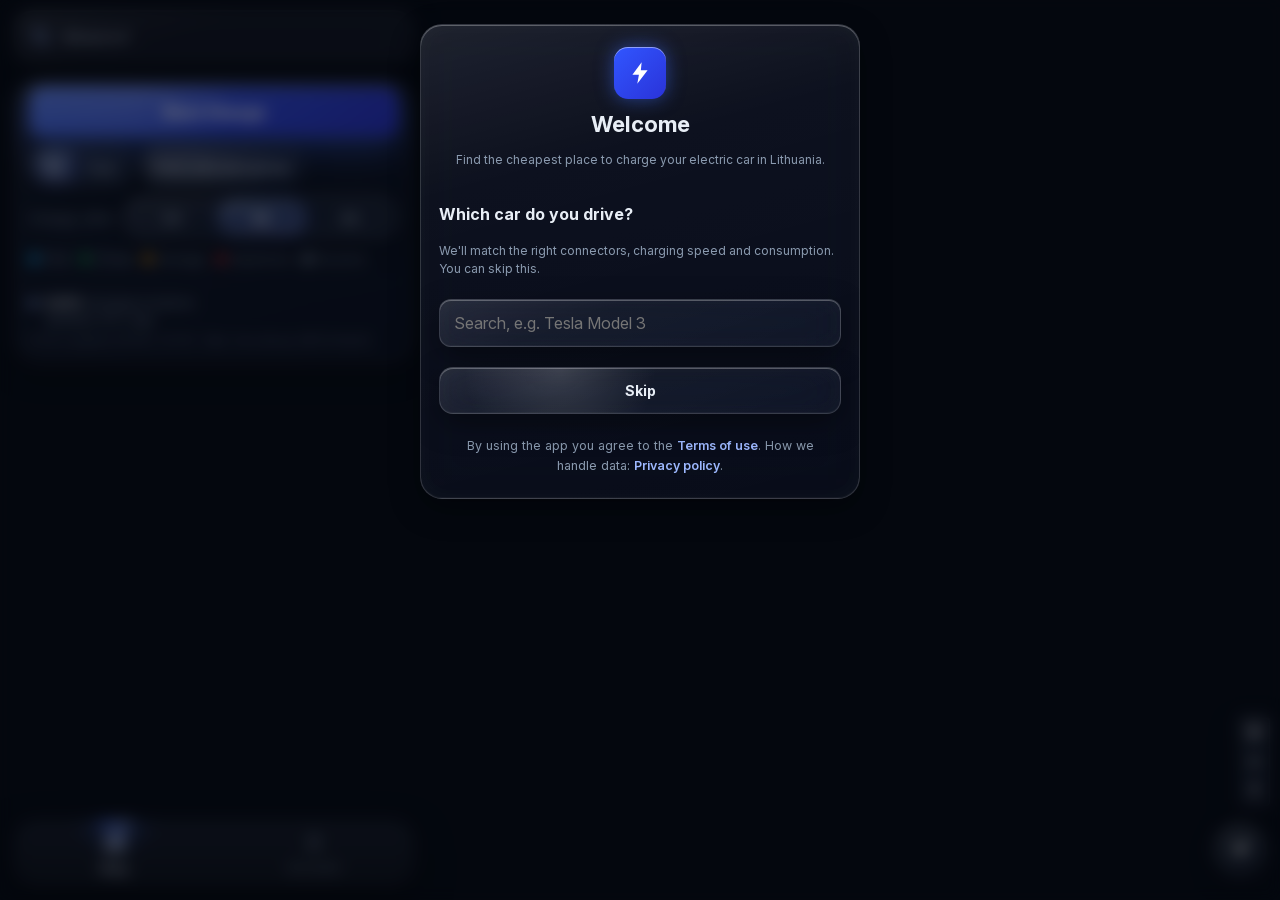
<file: index.html>
<!DOCTYPE html>
<html lang="lt">
<head>
<meta charset="utf-8">
<meta http-equiv="Content-Security-Policy" content="default-src 'self'; script-src 'self'; style-src 'self' 'unsafe-inline'; img-src 'self' data: blob: https://*.openfreemap.org; font-src 'self'; connect-src 'self' https://*.openfreemap.org https://photon.komoot.io https://router.project-osrm.org; worker-src 'self' blob:; child-src blob:; manifest-src 'self'; object-src 'none'; base-uri 'self'; form-action 'none'; upgrade-insecure-requests">
<meta name="referrer" content="strict-origin-when-cross-origin">
<meta name="viewport" content="width=device-width, initial-scale=1, viewport-fit=cover, interactive-widget=resizes-content">
<meta name="apple-mobile-web-app-capable" content="yes">
<meta name="mobile-web-app-capable" content="yes">
<meta name="apple-mobile-web-app-status-bar-style" content="black-translucent">
<meta name="apple-mobile-web-app-title" content="Įkrovimo kainos">
<meta name="format-detection" content="telephone=no">
<title>Įkrovimo kainos – EV charging prices in Lithuania</title>
<meta name="description" content="Compare electric car charging prices across Lithuania and find the cheapest charger near you.">
<meta name="theme-color" content="#0b1220">
<meta name="color-scheme" content="dark">
<link rel="manifest" href="manifest.webmanifest">
<link rel="icon" href="assets/icon.svg" type="image/svg+xml">
<link rel="apple-touch-icon" href="assets/icon-192.png">
<link rel="stylesheet" href="vendor/maplibre-gl.css?lib=5.24.1">
<link rel="stylesheet" href="style.css?v=202611271806">
</head>
<body>
<div id="map" aria-label="Map"></div>

<header class="top" id="topbar">
  <div class="route" id="route">
    <button class="route-bar" id="routeBar" type="button">
      <span class="rb-ic"><svg viewBox="0 0 24 24" width="20" height="20" aria-hidden="true"><path fill="none" stroke="currentColor" stroke-width="2.2" stroke-linecap="round" d="M10.5 18a7.5 7.5 0 1 1 0-15 7.5 7.5 0 0 1 0 15zM16 16l5 5"/></svg></span>
      <span class="rb-txt" id="routeTxt"></span>
    </button>
    <button class="route-x" id="routeClear" type="button" aria-label="Clear route" hidden><svg viewBox="0 0 24 24" width="18" height="18" aria-hidden="true"><path fill="none" stroke="currentColor" stroke-width="2.4" stroke-linecap="round" d="M6 6l12 12M18 6 6 18"/></svg></button>
    <div class="route-form" id="routeForm" hidden>
      <div class="rf-fields">
        <label class="rf-row"><span class="rf-dot from" aria-hidden="true"></span><input id="rFrom" type="text" maxlength="120" autocomplete="off" enterkeyhint="next"></label>
        <label class="rf-row"><span class="rf-dot to" aria-hidden="true"></span><input id="rTo" type="text" maxlength="120" autocomplete="off" enterkeyhint="search"></label>
        <span class="rf-line" aria-hidden="true"></span>
      </div>
      <button class="route-x inside" id="routeClose" type="button" aria-label="Close"><svg viewBox="0 0 24 24" width="18" height="18" aria-hidden="true"><path fill="none" stroke="currentColor" stroke-width="2.4" stroke-linecap="round" d="M6 6l12 12M18 6 6 18"/></svg></button>
      <div class="suggest" id="rSuggest" role="listbox"></div>
    </div>
  </div>
</header>

<button class="fab" id="locBtn" aria-label="My location"><svg viewBox="0 0 24 24" width="22" height="22" aria-hidden="true"><path d="M21 3 3 10.5l7.2 2.3L12.5 20z" fill="currentColor"/></svg></button>

<section class="panel" id="panel">
  <div class="grab" id="grab" role="button" tabindex="0" aria-label="Drag to resize"><span></span></div>
  <div id="home">
    <div class="actions">
      <button class="go" id="bestBtn" data-t="bestCharge"></button>
    </div>
    <div class="row filters">
      <div class="seg" id="fastSeg" role="radiogroup" aria-label="Chargers"></div>
      <button class="chip" id="unkChip" data-t="hideUnknown"></button>
    </div>
    <div class="trip-opts" id="tripOpts">
      <div class="row"><label class="lbl" data-t="battNow"></label><div class="seg grow" id="socSeg" role="radiogroup" aria-label="Battery"></div></div>
      <div class="row"><div class="seg" id="modeSeg" role="radiogroup" aria-label="Plan"></div><button class="chip" id="rtChip" data-t="roundTrip"></button></div>
    </div>
    <div class="row" id="kwhRow">
      <label class="lbl" data-t="howMuch"></label>
      <div class="seg grow" id="kwhSeg" role="radiogroup" aria-label="kWh"></div>
      <select id="kwh" class="sr-only" tabindex="-1" aria-hidden="true">
        <option value="20">20 kWh</option>
        <option value="40" selected>40 kWh</option>
        <option value="60">60 kWh</option>
      </select>
    </div>
    <div id="results"></div>
    <div class="legend">
      <span><i class="c-free"></i><span data-t="free"></span></span>
      <span><i class="c-cheap"></i><span data-t="cheap"></span></span>
      <span><i class="c-mid"></i><span data-t="average"></span></span>
      <span><i class="c-high"></i><span data-t="expensive"></span></span>
      <span><i class="c-unk"></i><span data-t="noPrice"></span></span>
    </div>
    <div class="sheet-foot">
      <div class="statline" id="statcard" hidden>
        <span class="pulse-dot" aria-hidden="true"></span>
        <span><b id="statN"></b> <span id="statLbl"></span></span>
        <span class="stat-age" id="statAge"></span>
      </div>
    </div>
    <div class="updated" id="updated"></div>
  </div>
  <div id="detail" hidden></div>
</section>

<section class="page" id="accountPage" hidden aria-labelledby="acctTitle">
  <h1 id="acctTitle" data-t="tabAccount"></h1>
  <div class="acct-card">
    <div class="avatar" aria-hidden="true"><svg viewBox="0 0 24 24" width="30" height="30"><path fill="currentColor" d="M12 12a4.5 4.5 0 1 0 0-9 4.5 4.5 0 0 0 0 9zm0 2c-4.4 0-8 2.3-8 5.2V21h16v-1.8c0-2.9-3.6-5.2-8-5.2z"/></svg></div>
    <div class="acct-who"><b id="acctHead" data-t="acctGuest"></b><span id="acctSub" data-t="acctWhy"></span></div>
    <div class="acct-btns" id="acctBtns">
      <button class="go" id="loginBtn" data-t="logIn"></button>
      <button class="secondary" id="signupBtn" data-t="signUp"></button>
    </div>
  </div>
  <div class="list">
    <button class="li" id="liCar"><span class="li-ic"><svg viewBox="0 0 24 24" width="20" height="20" aria-hidden="true"><path fill="currentColor" d="M5 11 6.6 6.6A2 2 0 0 1 8.5 5h7a2 2 0 0 1 1.9 1.6L19 11a2 2 0 0 1 2 2v4h-2v1.5a1.5 1.5 0 0 1-3 0V17H8v1.5a1.5 1.5 0 0 1-3 0V17H3v-4a2 2 0 0 1 2-2zm2.1 0h9.8l-1.2-3.6a.5.5 0 0 0-.5-.4H8.8a.5.5 0 0 0-.5.4zM6.5 15a1.3 1.3 0 1 0 0-2.6 1.3 1.3 0 0 0 0 2.6zm11 0a1.3 1.3 0 1 0 0-2.6 1.3 1.3 0 0 0 0 2.6z"/></svg></span><span class="li-t" data-t="vehicle"></span><span class="li-v" id="liCarVal"></span><svg class="chev" viewBox="0 0 24 24" width="18" height="18" aria-hidden="true"><path fill="none" stroke="currentColor" stroke-width="2.2" stroke-linecap="round" stroke-linejoin="round" d="m9 6 6 6-6 6"/></svg></button>
    <button class="li" id="liSettings"><span class="li-ic"><svg viewBox="0 0 24 24" width="20" height="20" aria-hidden="true"><path fill="currentColor" d="M19.4 13a7.6 7.6 0 0 0 0-2l2-1.6-2-3.4-2.4 1a7.7 7.7 0 0 0-1.7-1l-.4-2.6h-4l-.4 2.6c-.6.3-1.2.6-1.7 1l-2.4-1-2 3.4L6.6 11a7.6 7.6 0 0 0 0 2l-2 1.6 2 3.4 2.4-1c.5.4 1.1.7 1.7 1l.4 2.6h4l.4-2.6c.6-.3 1.2-.6 1.7-1l2.4 1 2-3.4zM12 15.5A3.5 3.5 0 1 1 12 8.5a3.5 3.5 0 0 1 0 7z"/></svg></span><span class="li-t" data-t="settings"></span><span class="li-v"></span><svg class="chev" viewBox="0 0 24 24" width="18" height="18" aria-hidden="true"><path fill="none" stroke="currentColor" stroke-width="2.2" stroke-linecap="round" stroke-linejoin="round" d="m9 6 6 6-6 6"/></svg></button>
    <button class="li" id="liWallet"><span class="li-ic"><svg viewBox="0 0 24 24" width="20" height="20" aria-hidden="true"><path fill="currentColor" d="M4 6.5A2.5 2.5 0 0 1 6.5 4H17v3h1.5A2.5 2.5 0 0 1 21 9.5v8a2.5 2.5 0 0 1-2.5 2.5h-12A2.5 2.5 0 0 1 4 17.5zM6.5 6a.5.5 0 0 0 0 1H15V6zM17 12.5a1.5 1.5 0 1 0 0 3h2v-3z"/></svg></span><span class="li-t" data-t="wallet"></span><span class="li-v" id="liWalletVal"></span><svg class="chev" viewBox="0 0 24 24" width="18" height="18" aria-hidden="true"><path fill="none" stroke="currentColor" stroke-width="2.2" stroke-linecap="round" stroke-linejoin="round" d="m9 6 6 6-6 6"/></svg></button>
  </div>
  <p class="page-foot" id="acctFoot"></p>
</section>

<nav class="tabbar" id="tabbar" aria-label="Sections"><div class="tabs" id="tabs" role="tablist"></div></nav>

<div class="modal" id="walletModal" hidden>
  <div class="sheet wallet">
    <h3 data-t="wallet"></h3>
    <div class="w-card" aria-hidden="true">
      <span class="w-chip"></span>
      <span class="w-num">•••• •••• •••• ••••</span>
      <span class="w-none" data-t="noCardAdded"></span>
    </div>
    <button class="go" id="addCardBtn"><span aria-hidden="true">+ </span><span data-t="addCard"></span></button>
    <p class="note w-why" data-t="cardWhy"></p>
    <ul class="w-promise"><li data-t="promiseCancel"></li><li data-t="promiseTrial"></li></ul>
    <div class="w-sub">
      <div><b data-t="subTitle"></b><span data-t="noSub"></span></div>
      <span class="w-tag" data-t="soonTag"></span>
    </div>
    <button class="secondary" id="walletClose" data-t="close"></button>
  </div>
</div>

<div class="modal" id="navModal" hidden>
  <div class="sheet">
    <h3 data-t="navigateWith"></h3>
    <a class="navopt" id="navGoogle" target="_blank" rel="noopener">Google Maps</a>
    <a class="navopt" id="navWaze" target="_blank" rel="noopener">Waze</a>
    <a class="navopt" id="navApple" target="_blank" rel="noopener">Apple Maps</a>
    <button class="secondary" id="navCancel" data-t="cancel"></button>
  </div>
</div>

<div class="modal" id="carModal" hidden>
  <div class="sheet">
    <div id="acctBox" hidden>
      <h3 data-t="accountSection"></h3>
      <div class="rowline"><span class="note" id="acctName"></span><button class="linkbtn" id="signOut" data-t="signOut"></button></div>
    </div>
    <h3 data-t="settings"></h3>
    <div class="rowline"><span data-t="langLbl"></span><button class="secondary small" id="langBtn" aria-label="Language">EN</button></div>
    <h3 data-t="homeTitle" style="margin-top:12px"></h3>
    <div class="note" id="homeStatus"></div>
    <div class="btnrow">
      <button class="secondary" id="homeHere" data-t="homeUseLoc"></button>
      <button class="secondary" id="homeCentre" data-t="homeUseCentre"></button>
    </div>
    <button class="linkbtn" id="homeClear" data-t="homeClear"></button>
    <h3 data-t="carTitle" style="margin-top:12px"></h3>
    <div class="note" data-t="carHint"></div>
    <label class="field"><span data-t="consLbl"></span><input type="number" id="cons" min="10" max="35" step="0.5" inputmode="decimal"><em>kWh/100 km</em></label>
    <label class="field"><span data-t="wearLbl"></span><input type="number" id="wear" min="0" max="0.5" step="0.01" inputmode="decimal"><em>€/km</em></label>
    <label class="field"><span data-t="timeLbl"></span><input type="number" id="timeVal" min="0" max="100" step="1" inputmode="decimal"><em>€/h</em></label>
    <button class="go" id="carSave" data-t="saveBtn"></button>
    <button class="linkbtn" id="infoBtn" data-t="aboutBtn"></button>
    <div class="legal-links" id="setLegal"></div>
    <button class="del-data" id="deleteData" data-t="deleteData"></button>
  </div>
</div>

<div class="onboard" id="onboard" hidden>
  <div class="ob-card">
    <div class="ob-head">
      <span class="logo big"><svg viewBox="0 0 24 24" width="26" height="26" aria-hidden="true"><path d="M13.5 2 5 13.5h6L9.5 22 19 9.5h-6.2z" fill="currentColor"/></svg></span>
      <h2 data-t="obTitle"></h2>
      <p class="note" data-t="obSub"></p>
    </div>
    <div id="obAuth" hidden>
      <button class="authbtn" id="authGoogle" data-t="google"></button>
      <button class="authbtn" id="authApple" data-t="apple"></button>
      <div class="or"><span data-t="or"></span></div>
    </div>
    <h3 data-t="carQ"></h3>
    <p class="note" data-t="carWhy"></p>
    <input id="carSearch" type="search" maxlength="60" autocomplete="off" aria-label="Car">
    <div id="carList" class="carlist" role="list"></div>
    <button class="secondary" id="carSkip" data-t="skip"></button>
    <p class="ob-legal" id="obLegal"></p>
  </div>
</div>

<div class="modal" id="infoModal" hidden>
  <div class="sheet info" id="infoBody"></div>
</div>

<div class="toast" id="toast" role="status" hidden>
  <span class="t-ic" aria-hidden="true"><svg viewBox="0 0 24 24" width="18" height="18"><path d="M13.5 2 5 13.5h6L9.5 22 19 9.5h-6.2z" fill="currentColor"/></svg></span>
  <span class="t-tx"><b id="toastT"></b><span id="toastS" hidden></span></span>
</div>

<script src="vendor/maplibre-gl.js?lib=5.24.1"></script>
<script src="i18n.js?v=202611271806"></script>
<script src="app.js?v=202611271806"></script>
</body>
</html>
</file>
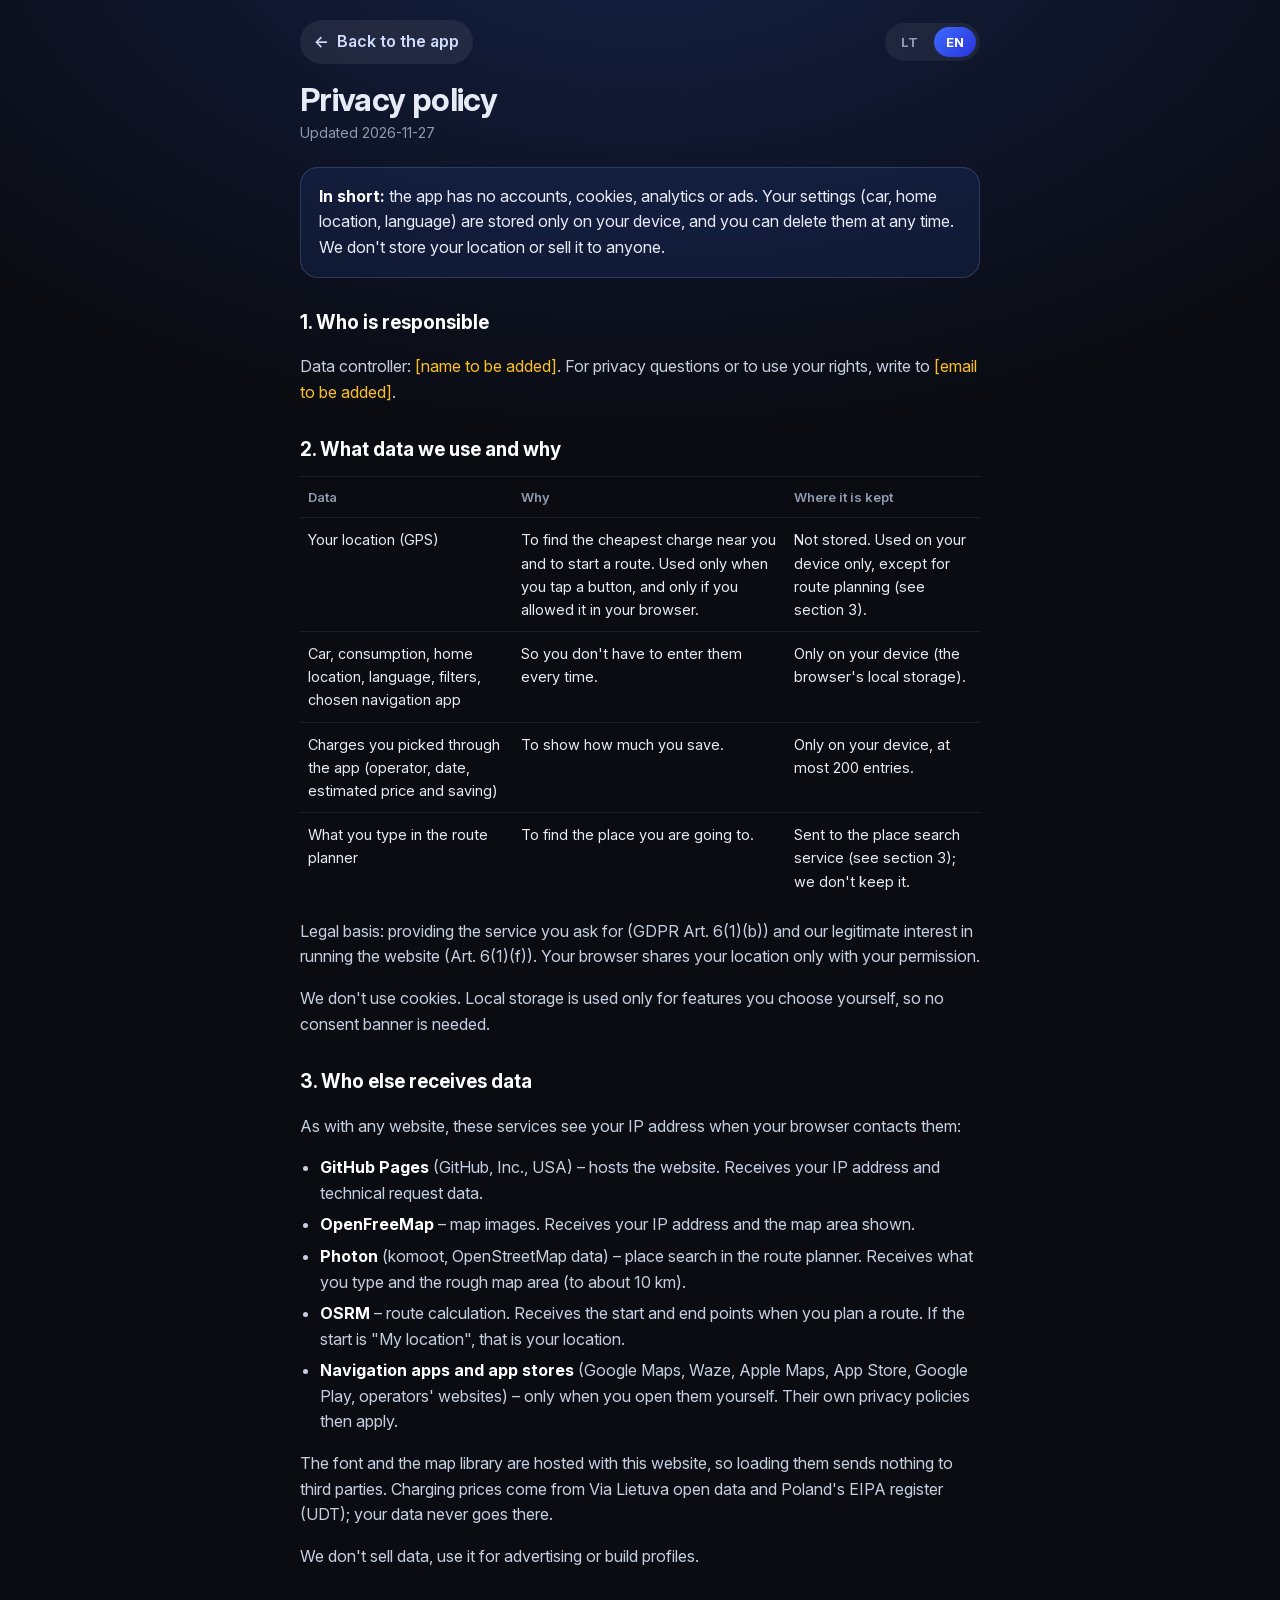
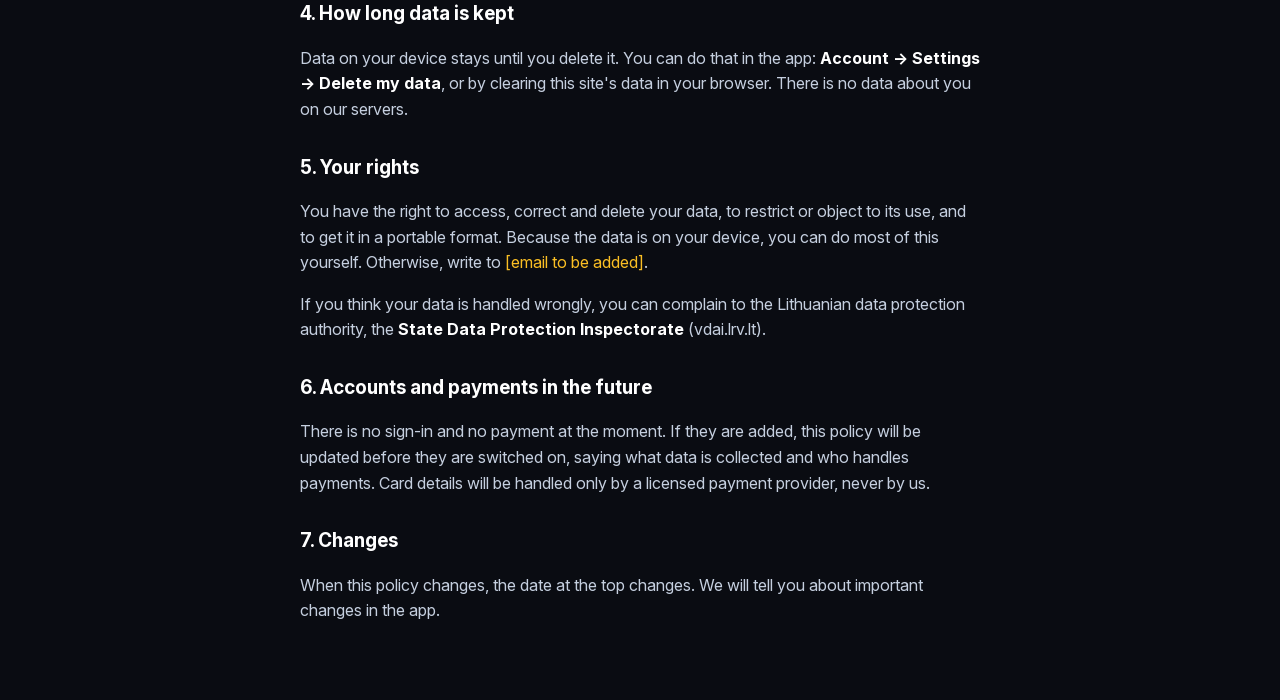
<file: privacy.html>
<!DOCTYPE html>
<html lang="lt">
<head>
<meta charset="utf-8">
<meta http-equiv="Content-Security-Policy" content="default-src 'self'; script-src 'self'; style-src 'self'; img-src 'self'; font-src 'self'; object-src 'none'; base-uri 'self'; form-action 'none'; upgrade-insecure-requests">
<meta name="referrer" content="strict-origin-when-cross-origin">
<meta name="viewport" content="width=device-width, initial-scale=1, viewport-fit=cover">
<meta name="theme-color" content="#0a0c12">
<title>Privatumo politika – Įkrovimo kainos</title>
<link rel="icon" href="assets/icon.svg" type="image/svg+xml">
<link rel="stylesheet" href="legal/legal.css">
<script src="legal/owner.js"></script>
<script src="legal/legal.js"></script>
</head>
<body>
<main>
  <div class="bar">
    <a class="back" href="./">← <span class="bl-lt">Į programėlę</span><span class="bl-en">Back to the app</span></a>
    <div class="lang"><button data-set="lt">LT</button><button data-set="en">EN</button></div>
  </div>

  <!-- ===================== LIETUVIŲ ===================== -->
  <article data-l="lt">
    <h1>Privatumo politika</h1>
    <p class="upd">Atnaujinta <span data-updated></span></p>

    <div class="box"><b>Trumpai:</b> programėlė neturi paskyrų, slapukų, analitikos ir reklamos. Jūsų nustatymai (automobilis, namų vieta, kalba) saugomi tik jūsų įrenginyje, ir juos galite bet kada ištrinti. Jūsų vietos nesaugome ir niekam neparduodame.</div>

    <h2>1. Kas tvarko duomenis</h2>
    <p>Duomenų valdytojas: <span data-owner></span>. Klausimais apie privatumą ir dėl savo teisių įgyvendinimo rašykite: <a data-email></a>.</p>

    <h2>2. Kokius duomenis naudojame ir kodėl</h2>
    <table>
      <tr><th>Duomenys</th><th>Kam</th><th>Kur saugoma</th></tr>
      <tr><td>Jūsų vieta (GPS)</td><td>Rasti pigiausią įkrovimą šalia jūsų ir pradėti maršrutą. Naudojama tik jums paspaudus mygtuką ir tik jei leidote naršyklėje.</td><td>Nesaugoma. Naudojama tik jūsų įrenginyje, išskyrus maršruto planavimą (žr. 3 skyrių).</td></tr>
      <tr><td>Automobilis, sąnaudos, namų vieta, kalba, filtrai, pasirinkta navigacijos programėlė</td><td>Kad nereikėtų jų suvesti kas kartą.</td><td>Tik jūsų įrenginyje (naršyklės vietinėje atmintyje).</td></tr>
      <tr><td>Įkrovimų, kuriuos pasirinkote per programėlę, sąrašas (operatorius, data, apytikslė kaina ir sutaupyta suma)</td><td>Parodyti, kiek sutaupote.</td><td>Tik jūsų įrenginyje, ne daugiau kaip 200 įrašų.</td></tr>
      <tr><td>Paieškos tekstas maršruto planuoklyje</td><td>Rasti vietą, į kurią važiuojate.</td><td>Siunčiamas vietų paieškos paslaugai (žr. 3 skyrių), mes jo nesaugome.</td></tr>
    </table>
    <p>Teisinis pagrindas: jūsų prašomos paslaugos suteikimas (BDAR 6 str. 1 d. b p.) ir teisėtas interesas užtikrinti, kad svetainė veiktų (BDAR 6 str. 1 d. f p.). Vietos duomenis naršyklė pateikia tik gavusi jūsų leidimą.</p>
    <p>Slapukų nenaudojame. Vietinė atmintis naudojama tik jūsų pačių pasirinktoms funkcijoms, todėl sutikimo lango nereikia.</p>

    <h2>3. Kas dar gauna duomenų</h2>
    <p>Kaip ir bet kuri svetainė, šios paslaugos mato jūsų IP adresą, kai jūsų naršyklė į jas kreipiasi:</p>
    <ul>
      <li><b>GitHub Pages</b> (GitHub, Inc., JAV) – svetainės talpinimas. Gauna IP adresą ir techninius užklausos duomenis.</li>
      <li><b>OpenFreeMap</b> – žemėlapio paveikslėliai. Gauna IP adresą ir rodomą žemėlapio sritį.</li>
      <li><b>Photon</b> (komoot, OpenStreetMap duomenys) – vietų paieška maršruto planuoklyje. Gauna paieškos tekstą ir apytikslę žemėlapio sritį (apie 10 km tikslumu).</li>
      <li><b>OSRM</b> – maršruto skaičiavimas. Gauna kelionės pradžios ir pabaigos taškus, kai suplanuojate maršrutą. Jei pradžia yra „Mano vieta“, tai yra jūsų vieta.</li>
      <li><b>Navigacijos programėlės ir programėlių parduotuvės</b> (Google Maps, Waze, Apple Maps, App Store, Google Play, operatorių svetainės) – tik kai jas atidarote patys. Tada galioja jų privatumo politika.</li>
    </ul>
    <p>Šriftą ir žemėlapio biblioteką talpiname kartu su svetaine, todėl jiems įkelti duomenys trečiosioms šalims nesiunčiami. Įkrovimo kainos gaunamos iš „Via Lietuva“ ir Lenkijos EIPA registro (UDT) duomenų, į kuriuos jūsų duomenys nepatenka.</p>
    <p>Duomenų neparduodame, nenaudojame reklamai ir nekuriame profilių.</p>

    <h2>4. Kiek laiko saugoma</h2>
    <p>Jūsų įrenginyje saugomi duomenys lieka, kol juos ištrinate. Tai galite padaryti programėlėje: <b>Paskyra → Nustatymai → Ištrinti mano duomenis</b>, arba išvalydami naršyklės svetainės duomenis. Mūsų serveriuose jūsų duomenų nėra.</p>

    <h2>5. Jūsų teisės</h2>
    <p>Turite teisę susipažinti su savo duomenimis, juos ištaisyti, ištrinti, apriboti jų tvarkymą, nesutikti su tvarkymu ir gauti juos perkeliamu formatu. Kadangi duomenys yra jūsų įrenginyje, daugumą šių teisių galite įgyvendinti patys. Kitais atvejais rašykite <a data-email></a>.</p>
    <p>Jei manote, kad jūsų duomenys tvarkomi netinkamai, galite pateikti skundą <b>Valstybinei duomenų apsaugos inspekcijai</b> (vdai.lrv.lt).</p>

    <h2>6. Paskyros ir mokėjimai ateityje</h2>
    <p>Šiuo metu prisijungimo ir mokėjimų nėra. Jei jie atsiras, ši politika bus atnaujinta prieš juos įjungiant: bus nurodyta, kokius duomenis renkame ir kas tvarko mokėjimus. Kortelės duomenis tvarkys tik licencijuotas mokėjimų paslaugų teikėjas, o ne mes.</p>

    <h2>7. Pakeitimai</h2>
    <p>Pakeitus šią politiką, viršuje bus nurodyta nauja data. Apie esminius pakeitimus pranešime programėlėje.</p>
  </article>

  <!-- ===================== ENGLISH ===================== -->
  <article data-l="en">
    <h1>Privacy policy</h1>
    <p class="upd">Updated <span data-updated></span></p>

    <div class="box"><b>In short:</b> the app has no accounts, cookies, analytics or ads. Your settings (car, home location, language) are stored only on your device, and you can delete them at any time. We don't store your location or sell it to anyone.</div>

    <h2>1. Who is responsible</h2>
    <p>Data controller: <span data-owner></span>. For privacy questions or to use your rights, write to <a data-email></a>.</p>

    <h2>2. What data we use and why</h2>
    <table>
      <tr><th>Data</th><th>Why</th><th>Where it is kept</th></tr>
      <tr><td>Your location (GPS)</td><td>To find the cheapest charge near you and to start a route. Used only when you tap a button, and only if you allowed it in your browser.</td><td>Not stored. Used on your device only, except for route planning (see section 3).</td></tr>
      <tr><td>Car, consumption, home location, language, filters, chosen navigation app</td><td>So you don't have to enter them every time.</td><td>Only on your device (the browser's local storage).</td></tr>
      <tr><td>Charges you picked through the app (operator, date, estimated price and saving)</td><td>To show how much you save.</td><td>Only on your device, at most 200 entries.</td></tr>
      <tr><td>What you type in the route planner</td><td>To find the place you are going to.</td><td>Sent to the place search service (see section 3); we don't keep it.</td></tr>
    </table>
    <p>Legal basis: providing the service you ask for (GDPR Art. 6(1)(b)) and our legitimate interest in running the website (Art. 6(1)(f)). Your browser shares your location only with your permission.</p>
    <p>We don't use cookies. Local storage is used only for features you choose yourself, so no consent banner is needed.</p>

    <h2>3. Who else receives data</h2>
    <p>As with any website, these services see your IP address when your browser contacts them:</p>
    <ul>
      <li><b>GitHub Pages</b> (GitHub, Inc., USA) – hosts the website. Receives your IP address and technical request data.</li>
      <li><b>OpenFreeMap</b> – map images. Receives your IP address and the map area shown.</li>
      <li><b>Photon</b> (komoot, OpenStreetMap data) – place search in the route planner. Receives what you type and the rough map area (to about 10 km).</li>
      <li><b>OSRM</b> – route calculation. Receives the start and end points when you plan a route. If the start is "My location", that is your location.</li>
      <li><b>Navigation apps and app stores</b> (Google Maps, Waze, Apple Maps, App Store, Google Play, operators' websites) – only when you open them yourself. Their own privacy policies then apply.</li>
    </ul>
    <p>The font and the map library are hosted with this website, so loading them sends nothing to third parties. Charging prices come from Via Lietuva open data and Poland's EIPA register (UDT); your data never goes there.</p>
    <p>We don't sell data, use it for advertising or build profiles.</p>

    <h2>4. How long data is kept</h2>
    <p>Data on your device stays until you delete it. You can do that in the app: <b>Account → Settings → Delete my data</b>, or by clearing this site's data in your browser. There is no data about you on our servers.</p>

    <h2>5. Your rights</h2>
    <p>You have the right to access, correct and delete your data, to restrict or object to its use, and to get it in a portable format. Because the data is on your device, you can do most of this yourself. Otherwise, write to <a data-email></a>.</p>
    <p>If you think your data is handled wrongly, you can complain to the Lithuanian data protection authority, the <b>State Data Protection Inspectorate</b> (vdai.lrv.lt).</p>

    <h2>6. Accounts and payments in the future</h2>
    <p>There is no sign-in and no payment at the moment. If they are added, this policy will be updated before they are switched on, saying what data is collected and who handles payments. Card details will be handled only by a licensed payment provider, never by us.</p>

    <h2>7. Changes</h2>
    <p>When this policy changes, the date at the top changes. We will tell you about important changes in the app.</p>
  </article>
</main>
</body>
</html>
</file>
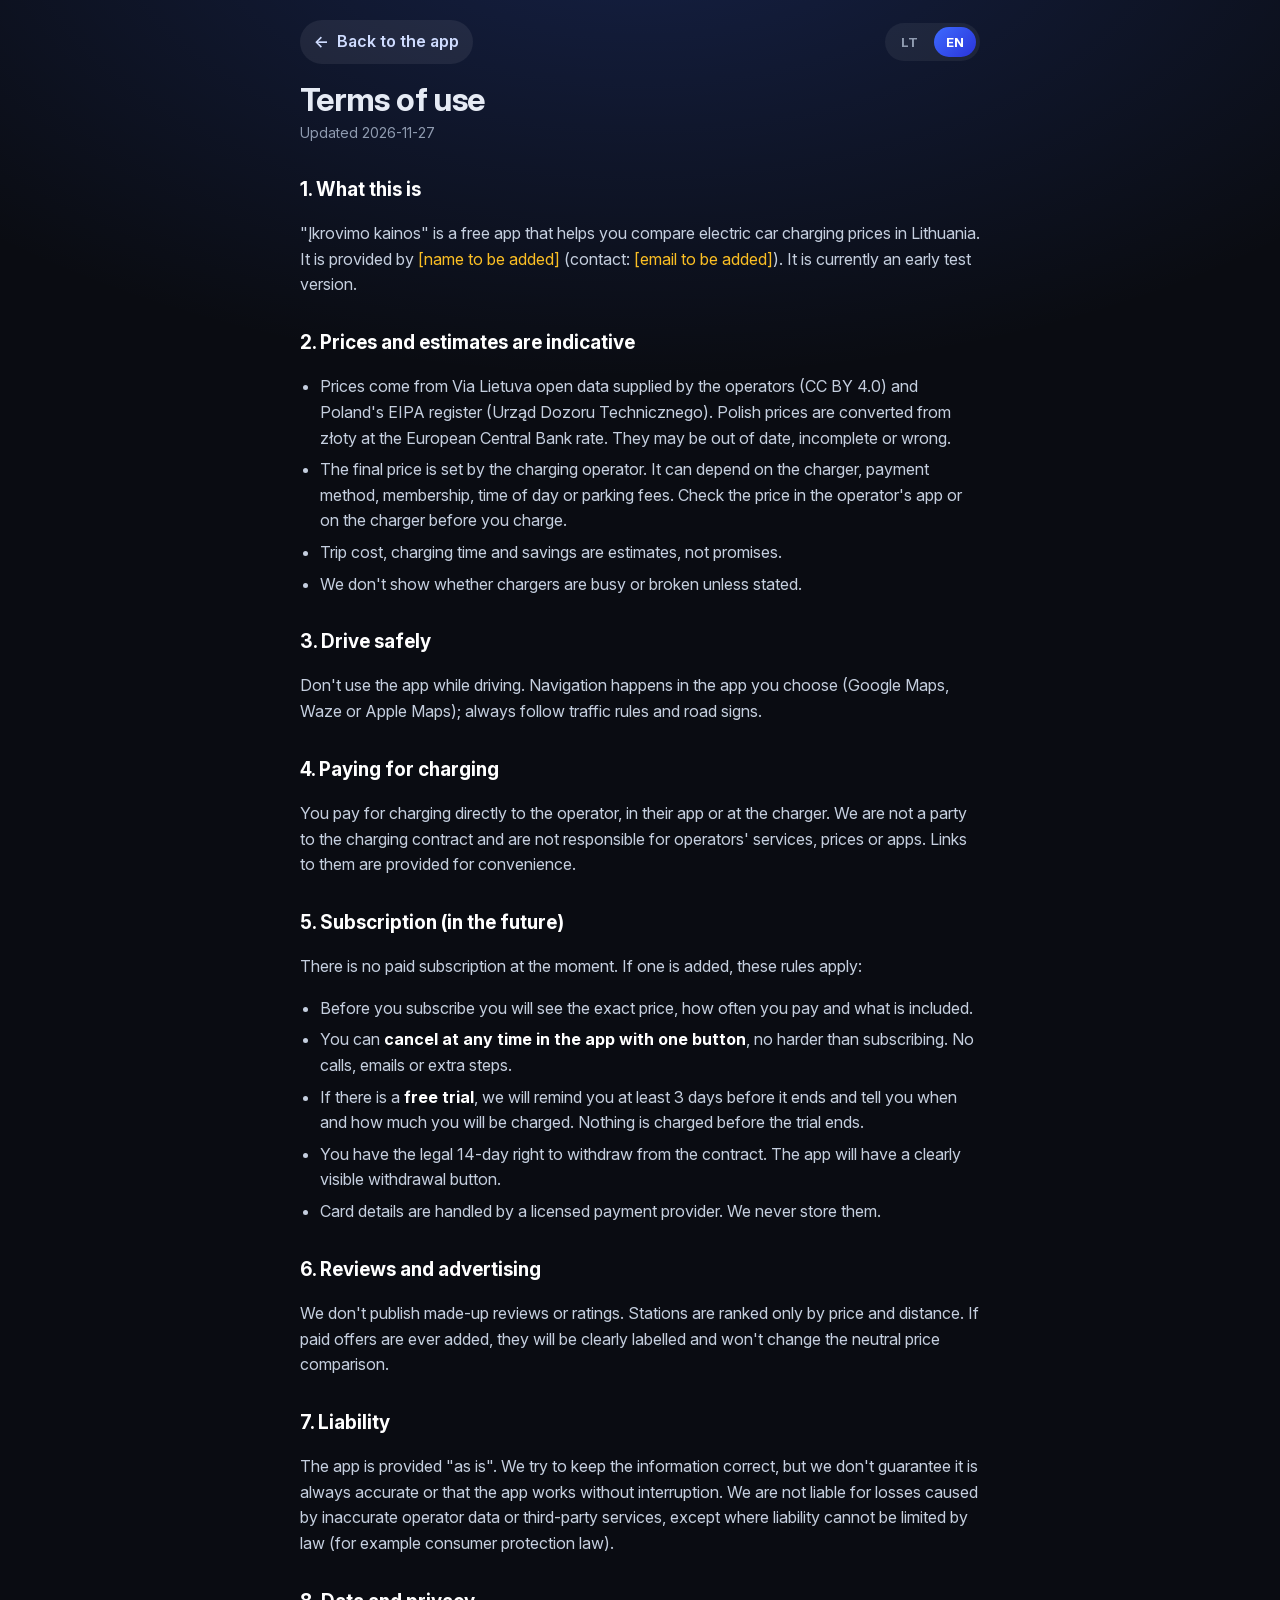
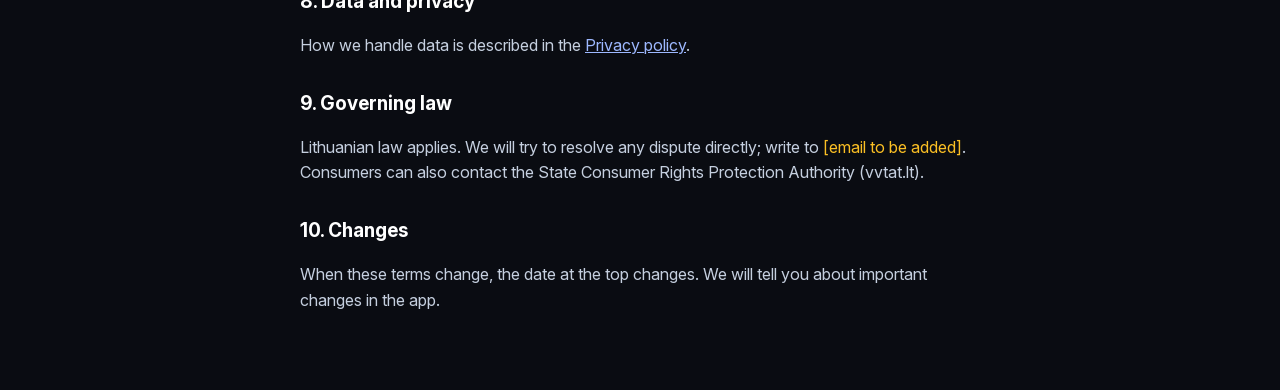
<file: terms.html>
<!DOCTYPE html>
<html lang="lt">
<head>
<meta charset="utf-8">
<meta http-equiv="Content-Security-Policy" content="default-src 'self'; script-src 'self'; style-src 'self'; img-src 'self'; font-src 'self'; object-src 'none'; base-uri 'self'; form-action 'none'; upgrade-insecure-requests">
<meta name="referrer" content="strict-origin-when-cross-origin">
<meta name="viewport" content="width=device-width, initial-scale=1, viewport-fit=cover">
<meta name="theme-color" content="#0a0c12">
<title>Naudojimo sąlygos – Įkrovimo kainos</title>
<link rel="icon" href="assets/icon.svg" type="image/svg+xml">
<link rel="stylesheet" href="legal/legal.css">
<script src="legal/owner.js"></script>
<script src="legal/legal.js"></script>
</head>
<body>
<main>
  <div class="bar">
    <a class="back" href="./">← <span class="bl-lt">Į programėlę</span><span class="bl-en">Back to the app</span></a>
    <div class="lang"><button data-set="lt">LT</button><button data-set="en">EN</button></div>
  </div>

  <!-- ===================== LIETUVIŲ ===================== -->
  <article data-l="lt">
    <h1>Naudojimo sąlygos</h1>
    <p class="upd">Atnaujinta <span data-updated></span></p>

    <h2>1. Kas tai</h2>
    <p>„Įkrovimo kainos“ – nemokama programėlė, padedanti palyginti elektromobilių įkrovimo kainas Lietuvoje. Ją teikia <span data-owner></span> (kontaktai: <a data-email></a>). Šiuo metu tai ankstyva bandomoji versija.</p>

    <h2>2. Kainos ir skaičiavimai yra orientaciniai</h2>
    <ul>
      <li>Kainos gaunamos iš operatorių pateiktų „Via Lietuva“ atvirųjų duomenų (CC BY 4.0) ir Lenkijos EIPA registro (Urząd Dozoru Technicznego). Lenkijos kainos perskaičiuojamos iš zlotų Europos centrinio banko kursu. Jos gali būti pasenusios, neišsamios ar netikslios.</li>
      <li>Galutinę kainą nustato įkrovimo operatorius. Ji gali priklausyti nuo įkroviklio, mokėjimo būdo, narystės, laiko ar stovėjimo mokesčių. Prieš krovimą pasitikrinkite kainą operatoriaus programėlėje ar ant stotelės.</li>
      <li>Kelionės kaina, įkrovimo trukmė ir sutaupyta suma yra apytiksliai skaičiavimai, ne pažadas.</li>
      <li>Nerodome įkroviklių užimtumo ar gedimų, nebent tai nurodyta.</li>
    </ul>

    <h2>3. Saugus vairavimas</h2>
    <p>Nenaudokite programėlės vairuodami. Navigacija vyksta jūsų pasirinktoje programėlėje (Google Maps, Waze ar Apple Maps); visada laikykitės kelių eismo taisyklių ir kelio ženklų.</p>

    <h2>4. Mokėjimas už įkrovimą</h2>
    <p>Už įkrovimą mokate tiesiogiai operatoriui, jo programėlėje arba prie stotelės. Mes nesame įkrovimo sutarties šalis ir neatsakome už operatorių paslaugas, kainas ar jų programėles. Nuorodos į jas pateikiamos jūsų patogumui.</p>

    <h2>5. Prenumerata (ateityje)</h2>
    <p>Šiuo metu mokamos prenumeratos nėra. Jei ji atsiras, galios šios taisyklės:</p>
    <ul>
      <li>Prieš užsisakydami matysite tikslią kainą, mokėjimo dažnumą ir tai, kas įeina į prenumeratą.</li>
      <li>Prenumeratą galėsite <b>atšaukti bet kada programėlėje vienu mygtuku</b>, ne sunkiau nei ją užsisakėte. Be skambučių, laiškų ar papildomų žingsnių.</li>
      <li>Jei bus <b>nemokamas bandomasis laikotarpis</b>, likus ne mažiau kaip 3 dienoms iki jo pabaigos jums priminsime ir pasakysime, kada ir kiek bus nuskaičiuota. Mokestis nebus imamas, kol bandomasis laikotarpis nesibaigs.</li>
      <li>Turėsite įstatymo suteikiamą 14 dienų teisę atsisakyti sutarties. Programėlėje bus aiškiai matomas atsisakymo mygtukas.</li>
      <li>Kortelės duomenis tvarkys licencijuotas mokėjimų paslaugų teikėjas. Mes jų nesaugome.</li>
    </ul>

    <h2>6. Atsiliepimai ir reklama</h2>
    <p>Neskelbiame išgalvotų atsiliepimų ar įvertinimų. Stotelių eiliškumą lemia tik kaina ir atstumas. Jei kada nors atsirastų apmokėtų pasiūlymų, jie bus aiškiai pažymėti ir nekeis neutralaus kainų palyginimo.</p>

    <h2>7. Atsakomybė</h2>
    <p>Programėlė teikiama „tokia, kokia yra“. Dedame pastangas, kad informacija būtų teisinga, tačiau negarantuojame, kad ji visada bus tiksli ar kad programėlė veiks be pertrūkių. Neatsakome už nuostolius, atsiradusius dėl netikslių operatorių duomenų ar trečiųjų šalių paslaugų, išskyrus atvejus, kai atsakomybės negalima riboti pagal įstatymus (pvz., vartotojų teisių apsaugos teisės aktus).</p>

    <h2>8. Duomenys ir privatumas</h2>
    <p>Kaip tvarkome duomenis, aprašyta <a href="privacy.html">Privatumo politikoje</a>.</p>

    <h2>9. Taikoma teisė</h2>
    <p>Taikoma Lietuvos Respublikos teisė. Ginčus stengsimės išspręsti tiesiogiai, rašykite <a data-email></a>. Vartotojai taip pat gali kreiptis į Valstybinę vartotojų teisių apsaugos tarnybą (vvtat.lt).</p>

    <h2>10. Pakeitimai</h2>
    <p>Pakeitus sąlygas, viršuje bus nurodyta nauja data. Apie esminius pakeitimus pranešime programėlėje.</p>
  </article>

  <!-- ===================== ENGLISH ===================== -->
  <article data-l="en">
    <h1>Terms of use</h1>
    <p class="upd">Updated <span data-updated></span></p>

    <h2>1. What this is</h2>
    <p>"Įkrovimo kainos" is a free app that helps you compare electric car charging prices in Lithuania. It is provided by <span data-owner></span> (contact: <a data-email></a>). It is currently an early test version.</p>

    <h2>2. Prices and estimates are indicative</h2>
    <ul>
      <li>Prices come from Via Lietuva open data supplied by the operators (CC BY 4.0) and Poland's EIPA register (Urząd Dozoru Technicznego). Polish prices are converted from złoty at the European Central Bank rate. They may be out of date, incomplete or wrong.</li>
      <li>The final price is set by the charging operator. It can depend on the charger, payment method, membership, time of day or parking fees. Check the price in the operator's app or on the charger before you charge.</li>
      <li>Trip cost, charging time and savings are estimates, not promises.</li>
      <li>We don't show whether chargers are busy or broken unless stated.</li>
    </ul>

    <h2>3. Drive safely</h2>
    <p>Don't use the app while driving. Navigation happens in the app you choose (Google Maps, Waze or Apple Maps); always follow traffic rules and road signs.</p>

    <h2>4. Paying for charging</h2>
    <p>You pay for charging directly to the operator, in their app or at the charger. We are not a party to the charging contract and are not responsible for operators' services, prices or apps. Links to them are provided for convenience.</p>

    <h2>5. Subscription (in the future)</h2>
    <p>There is no paid subscription at the moment. If one is added, these rules apply:</p>
    <ul>
      <li>Before you subscribe you will see the exact price, how often you pay and what is included.</li>
      <li>You can <b>cancel at any time in the app with one button</b>, no harder than subscribing. No calls, emails or extra steps.</li>
      <li>If there is a <b>free trial</b>, we will remind you at least 3 days before it ends and tell you when and how much you will be charged. Nothing is charged before the trial ends.</li>
      <li>You have the legal 14-day right to withdraw from the contract. The app will have a clearly visible withdrawal button.</li>
      <li>Card details are handled by a licensed payment provider. We never store them.</li>
    </ul>

    <h2>6. Reviews and advertising</h2>
    <p>We don't publish made-up reviews or ratings. Stations are ranked only by price and distance. If paid offers are ever added, they will be clearly labelled and won't change the neutral price comparison.</p>

    <h2>7. Liability</h2>
    <p>The app is provided "as is". We try to keep the information correct, but we don't guarantee it is always accurate or that the app works without interruption. We are not liable for losses caused by inaccurate operator data or third-party services, except where liability cannot be limited by law (for example consumer protection law).</p>

    <h2>8. Data and privacy</h2>
    <p>How we handle data is described in the <a href="privacy.html">Privacy policy</a>.</p>

    <h2>9. Governing law</h2>
    <p>Lithuanian law applies. We will try to resolve any dispute directly; write to <a data-email></a>. Consumers can also contact the State Consumer Rights Protection Authority (vvtat.lt).</p>

    <h2>10. Changes</h2>
    <p>When these terms change, the date at the top changes. We will tell you about important changes in the app.</p>
  </article>
</main>
</body>
</html>
</file>
<file: vendor/maplibre-gl.css>
.maplibregl-map{font:12px/20px Helvetica Neue,Arial,Helvetica,sans-serif;overflow:hidden;position:relative;-webkit-tap-highlight-color:rgb(0 0 0/0)}.maplibregl-canvas{left:0;position:absolute;top:0}.maplibregl-map:fullscreen{height:100%;width:100%}.maplibregl-ctrl-group button.maplibregl-ctrl-compass{touch-action:none}.maplibregl-canvas-container.maplibregl-interactive,.maplibregl-ctrl-group button.maplibregl-ctrl-compass{cursor:grab;-webkit-user-select:none;-moz-user-select:none;user-select:none}.maplibregl-canvas-container.maplibregl-interactive.maplibregl-track-pointer{cursor:pointer}.maplibregl-canvas-container.maplibregl-interactive:active,.maplibregl-ctrl-group button.maplibregl-ctrl-compass:active{cursor:grabbing}.maplibregl-canvas-container.maplibregl-touch-zoom-rotate,.maplibregl-canvas-container.maplibregl-touch-zoom-rotate .maplibregl-canvas{touch-action:pan-x pan-y}.maplibregl-canvas-container.maplibregl-touch-drag-pan,.maplibregl-canvas-container.maplibregl-touch-drag-pan .maplibregl-canvas{touch-action:pinch-zoom}.maplibregl-canvas-container.maplibregl-touch-zoom-rotate.maplibregl-touch-drag-pan,.maplibregl-canvas-container.maplibregl-touch-zoom-rotate.maplibregl-touch-drag-pan .maplibregl-canvas{touch-action:none}.maplibregl-canvas-container.maplibregl-touch-drag-pan.maplibregl-cooperative-gestures,.maplibregl-canvas-container.maplibregl-touch-drag-pan.maplibregl-cooperative-gestures .maplibregl-canvas{touch-action:pan-x pan-y}.maplibregl-ctrl-bottom-left,.maplibregl-ctrl-bottom-right,.maplibregl-ctrl-top-left,.maplibregl-ctrl-top-right{pointer-events:none;position:absolute;z-index:2}.maplibregl-ctrl-top-left{left:0;top:0}.maplibregl-ctrl-top-right{right:0;top:0}.maplibregl-ctrl-bottom-left{bottom:0;left:0}.maplibregl-ctrl-bottom-right{bottom:0;right:0}.maplibregl-ctrl{clear:both;pointer-events:auto;transform:translate(0)}.maplibregl-ctrl-top-left .maplibregl-ctrl{float:left;margin:10px 0 0 10px}.maplibregl-ctrl-top-right .maplibregl-ctrl{float:right;margin:10px 10px 0 0}.maplibregl-ctrl-bottom-left .maplibregl-ctrl{float:left;margin:0 0 10px 10px}.maplibregl-ctrl-bottom-right .maplibregl-ctrl{float:right;margin:0 10px 10px 0}.maplibregl-ctrl-group{background:#fff;border-radius:4px}.maplibregl-ctrl-group:not(:empty){box-shadow:0 0 0 2px rgba(0,0,0,.1)}@media (forced-colors:active){.maplibregl-ctrl-group:not(:empty){box-shadow:0 0 0 2px ButtonText}}.maplibregl-ctrl-group button{background-color:transparent;border:0;box-sizing:border-box;cursor:pointer;display:block;height:29px;outline:none;padding:0;width:29px}.maplibregl-ctrl-group button+button{border-top:1px solid #ddd}.maplibregl-ctrl button .maplibregl-ctrl-icon{background-position:50%;background-repeat:no-repeat;display:block;height:100%;width:100%}@media (forced-colors:active){.maplibregl-ctrl-icon{background-color:transparent}.maplibregl-ctrl-group button+button{border-top:1px solid ButtonText}}.maplibregl-ctrl button::-moz-focus-inner{border:0;padding:0}.maplibregl-ctrl-attrib-button:focus,.maplibregl-ctrl-group button:focus{box-shadow:0 0 2px 2px #0096ff}.maplibregl-ctrl button:disabled{cursor:not-allowed}.maplibregl-ctrl button:disabled .maplibregl-ctrl-icon{opacity:.25}@media (hover:hover){.maplibregl-ctrl button:not(:disabled):hover{background-color:rgba(0,0,0,.05)}}.maplibregl-ctrl button:not(:disabled):active{background-color:rgba(0,0,0,.05)}.maplibregl-ctrl-group button:focus:focus-visible{box-shadow:0 0 2px 2px #0096ff}.maplibregl-ctrl-group button:focus:not(:focus-visible){box-shadow:none}.maplibregl-ctrl-group button:focus:first-child{border-radius:4px 4px 0 0}.maplibregl-ctrl-group button:focus:last-child{border-radius:0 0 4px 4px}.maplibregl-ctrl-group button:focus:only-child{border-radius:inherit}.maplibregl-ctrl button.maplibregl-ctrl-zoom-out .maplibregl-ctrl-icon{background-image:url("data:image/svg+xml;charset=utf-8,%3Csvg xmlns='http://www.w3.org/2000/svg' width='29' height='29' fill='%23333' viewBox='0 0 29 29'%3E%3Cpath d='M10 13c-.75 0-1.5.75-1.5 1.5S9.25 16 10 16h9c.75 0 1.5-.75 1.5-1.5S19.75 13 19 13z'/%3E%3C/svg%3E")}.maplibregl-ctrl button.maplibregl-ctrl-zoom-in .maplibregl-ctrl-icon{background-image:url("data:image/svg+xml;charset=utf-8,%3Csvg xmlns='http://www.w3.org/2000/svg' width='29' height='29' fill='%23333' viewBox='0 0 29 29'%3E%3Cpath d='M14.5 8.5c-.75 0-1.5.75-1.5 1.5v3h-3c-.75 0-1.5.75-1.5 1.5S9.25 16 10 16h3v3c0 .75.75 1.5 1.5 1.5S16 19.75 16 19v-3h3c.75 0 1.5-.75 1.5-1.5S19.75 13 19 13h-3v-3c0-.75-.75-1.5-1.5-1.5'/%3E%3C/svg%3E")}@media (forced-colors:active){.maplibregl-ctrl button.maplibregl-ctrl-zoom-out .maplibregl-ctrl-icon{background-image:url("data:image/svg+xml;charset=utf-8,%3Csvg xmlns='http://www.w3.org/2000/svg' width='29' height='29' fill='%23fff' viewBox='0 0 29 29'%3E%3Cpath d='M10 13c-.75 0-1.5.75-1.5 1.5S9.25 16 10 16h9c.75 0 1.5-.75 1.5-1.5S19.75 13 19 13z'/%3E%3C/svg%3E")}.maplibregl-ctrl button.maplibregl-ctrl-zoom-in .maplibregl-ctrl-icon{background-image:url("data:image/svg+xml;charset=utf-8,%3Csvg xmlns='http://www.w3.org/2000/svg' width='29' height='29' fill='%23fff' viewBox='0 0 29 29'%3E%3Cpath d='M14.5 8.5c-.75 0-1.5.75-1.5 1.5v3h-3c-.75 0-1.5.75-1.5 1.5S9.25 16 10 16h3v3c0 .75.75 1.5 1.5 1.5S16 19.75 16 19v-3h3c.75 0 1.5-.75 1.5-1.5S19.75 13 19 13h-3v-3c0-.75-.75-1.5-1.5-1.5'/%3E%3C/svg%3E")}}@media (forced-colors:active) and (prefers-color-scheme:light){.maplibregl-ctrl button.maplibregl-ctrl-zoom-out .maplibregl-ctrl-icon{background-image:url("data:image/svg+xml;charset=utf-8,%3Csvg xmlns='http://www.w3.org/2000/svg' width='29' height='29' viewBox='0 0 29 29'%3E%3Cpath d='M10 13c-.75 0-1.5.75-1.5 1.5S9.25 16 10 16h9c.75 0 1.5-.75 1.5-1.5S19.75 13 19 13z'/%3E%3C/svg%3E")}.maplibregl-ctrl button.maplibregl-ctrl-zoom-in .maplibregl-ctrl-icon{background-image:url("data:image/svg+xml;charset=utf-8,%3Csvg xmlns='http://www.w3.org/2000/svg' width='29' height='29' viewBox='0 0 29 29'%3E%3Cpath d='M14.5 8.5c-.75 0-1.5.75-1.5 1.5v3h-3c-.75 0-1.5.75-1.5 1.5S9.25 16 10 16h3v3c0 .75.75 1.5 1.5 1.5S16 19.75 16 19v-3h3c.75 0 1.5-.75 1.5-1.5S19.75 13 19 13h-3v-3c0-.75-.75-1.5-1.5-1.5'/%3E%3C/svg%3E")}}.maplibregl-ctrl button.maplibregl-ctrl-fullscreen .maplibregl-ctrl-icon{background-image:url("data:image/svg+xml;charset=utf-8,%3Csvg xmlns='http://www.w3.org/2000/svg' width='29' height='29' fill='%23333' viewBox='0 0 29 29'%3E%3Cpath d='M24 16v5.5c0 1.75-.75 2.5-2.5 2.5H16v-1l3-1.5-4-5.5 1-1 5.5 4 1.5-3zM6 16l1.5 3 5.5-4 1 1-4 5.5 3 1.5v1H7.5C5.75 24 5 23.25 5 21.5V16zm7-11v1l-3 1.5 4 5.5-1 1-5.5-4L6 13H5V7.5C5 5.75 5.75 5 7.5 5zm11 2.5c0-1.75-.75-2.5-2.5-2.5H16v1l3 1.5-4 5.5 1 1 5.5-4 1.5 3h1z'/%3E%3C/svg%3E")}.maplibregl-ctrl button.maplibregl-ctrl-shrink .maplibregl-ctrl-icon{background-image:url("data:image/svg+xml;charset=utf-8,%3Csvg xmlns='http://www.w3.org/2000/svg' width='29' height='29' viewBox='0 0 29 29'%3E%3Cpath d='M18.5 16c-1.75 0-2.5.75-2.5 2.5V24h1l1.5-3 5.5 4 1-1-4-5.5 3-1.5v-1zM13 18.5c0-1.75-.75-2.5-2.5-2.5H5v1l3 1.5L4 24l1 1 5.5-4 1.5 3h1zm3-8c0 1.75.75 2.5 2.5 2.5H24v-1l-3-1.5L25 5l-1-1-5.5 4L17 5h-1zM10.5 13c1.75 0 2.5-.75 2.5-2.5V5h-1l-1.5 3L5 4 4 5l4 5.5L5 12v1z'/%3E%3C/svg%3E")}@media (forced-colors:active){.maplibregl-ctrl button.maplibregl-ctrl-fullscreen .maplibregl-ctrl-icon{background-image:url("data:image/svg+xml;charset=utf-8,%3Csvg xmlns='http://www.w3.org/2000/svg' width='29' height='29' fill='%23fff' viewBox='0 0 29 29'%3E%3Cpath d='M24 16v5.5c0 1.75-.75 2.5-2.5 2.5H16v-1l3-1.5-4-5.5 1-1 5.5 4 1.5-3zM6 16l1.5 3 5.5-4 1 1-4 5.5 3 1.5v1H7.5C5.75 24 5 23.25 5 21.5V16zm7-11v1l-3 1.5 4 5.5-1 1-5.5-4L6 13H5V7.5C5 5.75 5.75 5 7.5 5zm11 2.5c0-1.75-.75-2.5-2.5-2.5H16v1l3 1.5-4 5.5 1 1 5.5-4 1.5 3h1z'/%3E%3C/svg%3E")}.maplibregl-ctrl button.maplibregl-ctrl-shrink .maplibregl-ctrl-icon{background-image:url("data:image/svg+xml;charset=utf-8,%3Csvg xmlns='http://www.w3.org/2000/svg' width='29' height='29' fill='%23fff' viewBox='0 0 29 29'%3E%3Cpath d='M18.5 16c-1.75 0-2.5.75-2.5 2.5V24h1l1.5-3 5.5 4 1-1-4-5.5 3-1.5v-1zM13 18.5c0-1.75-.75-2.5-2.5-2.5H5v1l3 1.5L4 24l1 1 5.5-4 1.5 3h1zm3-8c0 1.75.75 2.5 2.5 2.5H24v-1l-3-1.5L25 5l-1-1-5.5 4L17 5h-1zM10.5 13c1.75 0 2.5-.75 2.5-2.5V5h-1l-1.5 3L5 4 4 5l4 5.5L5 12v1z'/%3E%3C/svg%3E")}}@media (forced-colors:active) and (prefers-color-scheme:light){.maplibregl-ctrl button.maplibregl-ctrl-fullscreen .maplibregl-ctrl-icon{background-image:url("data:image/svg+xml;charset=utf-8,%3Csvg xmlns='http://www.w3.org/2000/svg' width='29' height='29' viewBox='0 0 29 29'%3E%3Cpath d='M24 16v5.5c0 1.75-.75 2.5-2.5 2.5H16v-1l3-1.5-4-5.5 1-1 5.5 4 1.5-3zM6 16l1.5 3 5.5-4 1 1-4 5.5 3 1.5v1H7.5C5.75 24 5 23.25 5 21.5V16zm7-11v1l-3 1.5 4 5.5-1 1-5.5-4L6 13H5V7.5C5 5.75 5.75 5 7.5 5zm11 2.5c0-1.75-.75-2.5-2.5-2.5H16v1l3 1.5-4 5.5 1 1 5.5-4 1.5 3h1z'/%3E%3C/svg%3E")}.maplibregl-ctrl button.maplibregl-ctrl-shrink .maplibregl-ctrl-icon{background-image:url("data:image/svg+xml;charset=utf-8,%3Csvg xmlns='http://www.w3.org/2000/svg' width='29' height='29' viewBox='0 0 29 29'%3E%3Cpath d='M18.5 16c-1.75 0-2.5.75-2.5 2.5V24h1l1.5-3 5.5 4 1-1-4-5.5 3-1.5v-1zM13 18.5c0-1.75-.75-2.5-2.5-2.5H5v1l3 1.5L4 24l1 1 5.5-4 1.5 3h1zm3-8c0 1.75.75 2.5 2.5 2.5H24v-1l-3-1.5L25 5l-1-1-5.5 4L17 5h-1zM10.5 13c1.75 0 2.5-.75 2.5-2.5V5h-1l-1.5 3L5 4 4 5l4 5.5L5 12v1z'/%3E%3C/svg%3E")}}.maplibregl-ctrl button.maplibregl-ctrl-compass .maplibregl-ctrl-icon{background-image:url("data:image/svg+xml;charset=utf-8,%3Csvg xmlns='http://www.w3.org/2000/svg' width='29' height='29' fill='%23333' viewBox='0 0 29 29'%3E%3Cpath d='m10.5 14 4-8 4 8z'/%3E%3Cpath fill='%23ccc' d='m10.5 16 4 8 4-8z'/%3E%3C/svg%3E")}@media (forced-colors:active){.maplibregl-ctrl button.maplibregl-ctrl-compass .maplibregl-ctrl-icon{background-image:url("data:image/svg+xml;charset=utf-8,%3Csvg xmlns='http://www.w3.org/2000/svg' width='29' height='29' fill='%23fff' viewBox='0 0 29 29'%3E%3Cpath d='m10.5 14 4-8 4 8z'/%3E%3Cpath fill='%23ccc' d='m10.5 16 4 8 4-8z'/%3E%3C/svg%3E")}}@media (forced-colors:active) and (prefers-color-scheme:light){.maplibregl-ctrl button.maplibregl-ctrl-compass .maplibregl-ctrl-icon{background-image:url("data:image/svg+xml;charset=utf-8,%3Csvg xmlns='http://www.w3.org/2000/svg' width='29' height='29' viewBox='0 0 29 29'%3E%3Cpath d='m10.5 14 4-8 4 8z'/%3E%3Cpath fill='%23ccc' d='m10.5 16 4 8 4-8z'/%3E%3C/svg%3E")}}.maplibregl-ctrl button.maplibregl-ctrl-globe .maplibregl-ctrl-icon{background-image:url("data:image/svg+xml;charset=utf-8,%3Csvg xmlns='http://www.w3.org/2000/svg' width='22' height='22' fill='none' stroke='%23333' viewBox='0 0 22 22'%3E%3Ccircle cx='11' cy='11' r='8.5'/%3E%3Cpath d='M17.5 11c0 4.819-3.02 8.5-6.5 8.5S4.5 15.819 4.5 11 7.52 2.5 11 2.5s6.5 3.681 6.5 8.5Z'/%3E%3Cpath d='M13.5 11c0 2.447-.331 4.64-.853 6.206-.262.785-.562 1.384-.872 1.777-.314.399-.58.517-.775.517s-.461-.118-.775-.517c-.31-.393-.61-.992-.872-1.777C8.831 15.64 8.5 13.446 8.5 11s.331-4.64.853-6.206c.262-.785.562-1.384.872-1.777.314-.399.58-.517.775-.517s.461.118.775.517c.31.393.61.992.872 1.777.522 1.565.853 3.76.853 6.206Z'/%3E%3Cpath d='M11 7.5c-1.909 0-3.622-.166-4.845-.428-.616-.132-1.08-.283-1.379-.434a1.3 1.3 0 0 1-.224-.138q.07-.058.224-.138c.299-.151.763-.302 1.379-.434C7.378 5.666 9.091 5.5 11 5.5s3.622.166 4.845.428c.616.132 1.08.283 1.379.434.105.053.177.1.224.138q-.07.058-.224.138c-.299.151-.763.302-1.379.434-1.223.262-2.936.428-4.845.428ZM4.486 6.436ZM11 16.5c-1.909 0-3.622-.166-4.845-.428-.616-.132-1.08-.283-1.379-.434a1.3 1.3 0 0 1-.224-.138 1.3 1.3 0 0 1 .224-.138c.299-.151.763-.302 1.379-.434C7.378 14.666 9.091 14.5 11 14.5s3.622.166 4.845.428c.616.132 1.08.283 1.379.434.105.053.177.1.224.138a1.3 1.3 0 0 1-.224.138c-.299.151-.763.302-1.379.434-1.223.262-2.936.428-4.845.428Zm-6.514-1.064ZM11 12.5c-2.46 0-4.672-.222-6.255-.574-.796-.177-1.406-.38-1.805-.59a1.5 1.5 0 0 1-.39-.272.3.3 0 0 1-.047-.064.3.3 0 0 1 .048-.064c.066-.073.189-.167.389-.272.399-.21 1.009-.413 1.805-.59C6.328 9.722 8.54 9.5 11 9.5s4.672.222 6.256.574c.795.177 1.405.38 1.804.59.2.105.323.2.39.272a.3.3 0 0 1 .047.064.3.3 0 0 1-.048.064 1.4 1.4 0 0 1-.389.272c-.399.21-1.009.413-1.804.59-1.584.352-3.796.574-6.256.574Zm-8.501-1.51v.002zm0 .018v.002zm17.002.002v-.002zm0-.018v-.002z'/%3E%3C/svg%3E")}.maplibregl-ctrl button.maplibregl-ctrl-globe-enabled .maplibregl-ctrl-icon{background-image:url("data:image/svg+xml;charset=utf-8,%3Csvg xmlns='http://www.w3.org/2000/svg' width='22' height='22' fill='none' stroke='%2333b5e5' viewBox='0 0 22 22'%3E%3Ccircle cx='11' cy='11' r='8.5'/%3E%3Cpath d='M17.5 11c0 4.819-3.02 8.5-6.5 8.5S4.5 15.819 4.5 11 7.52 2.5 11 2.5s6.5 3.681 6.5 8.5Z'/%3E%3Cpath d='M13.5 11c0 2.447-.331 4.64-.853 6.206-.262.785-.562 1.384-.872 1.777-.314.399-.58.517-.775.517s-.461-.118-.775-.517c-.31-.393-.61-.992-.872-1.777C8.831 15.64 8.5 13.446 8.5 11s.331-4.64.853-6.206c.262-.785.562-1.384.872-1.777.314-.399.58-.517.775-.517s.461.118.775.517c.31.393.61.992.872 1.777.522 1.565.853 3.76.853 6.206Z'/%3E%3Cpath d='M11 7.5c-1.909 0-3.622-.166-4.845-.428-.616-.132-1.08-.283-1.379-.434a1.3 1.3 0 0 1-.224-.138q.07-.058.224-.138c.299-.151.763-.302 1.379-.434C7.378 5.666 9.091 5.5 11 5.5s3.622.166 4.845.428c.616.132 1.08.283 1.379.434.105.053.177.1.224.138q-.07.058-.224.138c-.299.151-.763.302-1.379.434-1.223.262-2.936.428-4.845.428ZM4.486 6.436ZM11 16.5c-1.909 0-3.622-.166-4.845-.428-.616-.132-1.08-.283-1.379-.434a1.3 1.3 0 0 1-.224-.138 1.3 1.3 0 0 1 .224-.138c.299-.151.763-.302 1.379-.434C7.378 14.666 9.091 14.5 11 14.5s3.622.166 4.845.428c.616.132 1.08.283 1.379.434.105.053.177.1.224.138a1.3 1.3 0 0 1-.224.138c-.299.151-.763.302-1.379.434-1.223.262-2.936.428-4.845.428Zm-6.514-1.064ZM11 12.5c-2.46 0-4.672-.222-6.255-.574-.796-.177-1.406-.38-1.805-.59a1.5 1.5 0 0 1-.39-.272.3.3 0 0 1-.047-.064.3.3 0 0 1 .048-.064c.066-.073.189-.167.389-.272.399-.21 1.009-.413 1.805-.59C6.328 9.722 8.54 9.5 11 9.5s4.672.222 6.256.574c.795.177 1.405.38 1.804.59.2.105.323.2.39.272a.3.3 0 0 1 .047.064.3.3 0 0 1-.048.064 1.4 1.4 0 0 1-.389.272c-.399.21-1.009.413-1.804.59-1.584.352-3.796.574-6.256.574Zm-8.501-1.51v.002zm0 .018v.002zm17.002.002v-.002zm0-.018v-.002z'/%3E%3C/svg%3E")}.maplibregl-ctrl button.maplibregl-ctrl-terrain .maplibregl-ctrl-icon{background-image:url("data:image/svg+xml;charset=utf-8,%3Csvg xmlns='http://www.w3.org/2000/svg' width='22' height='22' fill='%23333' viewBox='0 0 22 22'%3E%3Cpath d='m1.754 13.406 4.453-4.851 3.09 3.09 3.281 3.277.969-.969-3.309-3.312 3.844-4.121 6.148 6.886h1.082v-.855l-7.207-8.07-4.84 5.187L6.169 6.57l-5.48 5.965v.871ZM.688 16.844h20.625v1.375H.688Zm0 0'/%3E%3C/svg%3E")}.maplibregl-ctrl button.maplibregl-ctrl-terrain-enabled .maplibregl-ctrl-icon{background-image:url("data:image/svg+xml;charset=utf-8,%3Csvg xmlns='http://www.w3.org/2000/svg' width='22' height='22' fill='%2333b5e5' viewBox='0 0 22 22'%3E%3Cpath d='m1.754 13.406 4.453-4.851 3.09 3.09 3.281 3.277.969-.969-3.309-3.312 3.844-4.121 6.148 6.886h1.082v-.855l-7.207-8.07-4.84 5.187L6.169 6.57l-5.48 5.965v.871ZM.688 16.844h20.625v1.375H.688Zm0 0'/%3E%3C/svg%3E")}.maplibregl-ctrl button.maplibregl-ctrl-geolocate .maplibregl-ctrl-icon{background-image:url("data:image/svg+xml;charset=utf-8,%3Csvg xmlns='http://www.w3.org/2000/svg' width='29' height='29' fill='%23333' viewBox='0 0 20 20'%3E%3Cpath d='M10 4C9 4 9 5 9 5v.1A5 5 0 0 0 5.1 9H5s-1 0-1 1 1 1 1 1h.1A5 5 0 0 0 9 14.9v.1s0 1 1 1 1-1 1-1v-.1a5 5 0 0 0 3.9-3.9h.1s1 0 1-1-1-1-1-1h-.1A5 5 0 0 0 11 5.1V5s0-1-1-1m0 2.5a3.5 3.5 0 1 1 0 7 3.5 3.5 0 1 1 0-7'/%3E%3Ccircle cx='10' cy='10' r='2'/%3E%3C/svg%3E")}.maplibregl-ctrl button.maplibregl-ctrl-geolocate:disabled .maplibregl-ctrl-icon{background-image:url("data:image/svg+xml;charset=utf-8,%3Csvg xmlns='http://www.w3.org/2000/svg' width='29' height='29' fill='%23aaa' viewBox='0 0 20 20'%3E%3Cpath d='M10 4C9 4 9 5 9 5v.1A5 5 0 0 0 5.1 9H5s-1 0-1 1 1 1 1 1h.1A5 5 0 0 0 9 14.9v.1s0 1 1 1 1-1 1-1v-.1a5 5 0 0 0 3.9-3.9h.1s1 0 1-1-1-1-1-1h-.1A5 5 0 0 0 11 5.1V5s0-1-1-1m0 2.5a3.5 3.5 0 1 1 0 7 3.5 3.5 0 1 1 0-7'/%3E%3Ccircle cx='10' cy='10' r='2'/%3E%3Cpath fill='red' d='m14 5 1 1-9 9-1-1z'/%3E%3C/svg%3E")}.maplibregl-ctrl button.maplibregl-ctrl-geolocate.maplibregl-ctrl-geolocate-active .maplibregl-ctrl-icon{background-image:url("data:image/svg+xml;charset=utf-8,%3Csvg xmlns='http://www.w3.org/2000/svg' width='29' height='29' fill='%2333b5e5' viewBox='0 0 20 20'%3E%3Cpath d='M10 4C9 4 9 5 9 5v.1A5 5 0 0 0 5.1 9H5s-1 0-1 1 1 1 1 1h.1A5 5 0 0 0 9 14.9v.1s0 1 1 1 1-1 1-1v-.1a5 5 0 0 0 3.9-3.9h.1s1 0 1-1-1-1-1-1h-.1A5 5 0 0 0 11 5.1V5s0-1-1-1m0 2.5a3.5 3.5 0 1 1 0 7 3.5 3.5 0 1 1 0-7'/%3E%3Ccircle cx='10' cy='10' r='2'/%3E%3C/svg%3E")}.maplibregl-ctrl button.maplibregl-ctrl-geolocate.maplibregl-ctrl-geolocate-active-error .maplibregl-ctrl-icon{background-image:url("data:image/svg+xml;charset=utf-8,%3Csvg xmlns='http://www.w3.org/2000/svg' width='29' height='29' fill='%23e58978' viewBox='0 0 20 20'%3E%3Cpath d='M10 4C9 4 9 5 9 5v.1A5 5 0 0 0 5.1 9H5s-1 0-1 1 1 1 1 1h.1A5 5 0 0 0 9 14.9v.1s0 1 1 1 1-1 1-1v-.1a5 5 0 0 0 3.9-3.9h.1s1 0 1-1-1-1-1-1h-.1A5 5 0 0 0 11 5.1V5s0-1-1-1m0 2.5a3.5 3.5 0 1 1 0 7 3.5 3.5 0 1 1 0-7'/%3E%3Ccircle cx='10' cy='10' r='2'/%3E%3C/svg%3E")}.maplibregl-ctrl button.maplibregl-ctrl-geolocate.maplibregl-ctrl-geolocate-background .maplibregl-ctrl-icon{background-image:url("data:image/svg+xml;charset=utf-8,%3Csvg xmlns='http://www.w3.org/2000/svg' width='29' height='29' fill='%2333b5e5' viewBox='0 0 20 20'%3E%3Cpath d='M10 4C9 4 9 5 9 5v.1A5 5 0 0 0 5.1 9H5s-1 0-1 1 1 1 1 1h.1A5 5 0 0 0 9 14.9v.1s0 1 1 1 1-1 1-1v-.1a5 5 0 0 0 3.9-3.9h.1s1 0 1-1-1-1-1-1h-.1A5 5 0 0 0 11 5.1V5s0-1-1-1m0 2.5a3.5 3.5 0 1 1 0 7 3.5 3.5 0 1 1 0-7'/%3E%3C/svg%3E")}.maplibregl-ctrl button.maplibregl-ctrl-geolocate.maplibregl-ctrl-geolocate-background-error .maplibregl-ctrl-icon{background-image:url("data:image/svg+xml;charset=utf-8,%3Csvg xmlns='http://www.w3.org/2000/svg' width='29' height='29' fill='%23e54e33' viewBox='0 0 20 20'%3E%3Cpath d='M10 4C9 4 9 5 9 5v.1A5 5 0 0 0 5.1 9H5s-1 0-1 1 1 1 1 1h.1A5 5 0 0 0 9 14.9v.1s0 1 1 1 1-1 1-1v-.1a5 5 0 0 0 3.9-3.9h.1s1 0 1-1-1-1-1-1h-.1A5 5 0 0 0 11 5.1V5s0-1-1-1m0 2.5a3.5 3.5 0 1 1 0 7 3.5 3.5 0 1 1 0-7'/%3E%3C/svg%3E")}.maplibregl-ctrl button.maplibregl-ctrl-geolocate.maplibregl-ctrl-geolocate-waiting .maplibregl-ctrl-icon{animation:maplibregl-spin 2s linear infinite}@media (forced-colors:active){.maplibregl-ctrl button.maplibregl-ctrl-geolocate .maplibregl-ctrl-icon{background-image:url("data:image/svg+xml;charset=utf-8,%3Csvg xmlns='http://www.w3.org/2000/svg' width='29' height='29' fill='%23fff' viewBox='0 0 20 20'%3E%3Cpath d='M10 4C9 4 9 5 9 5v.1A5 5 0 0 0 5.1 9H5s-1 0-1 1 1 1 1 1h.1A5 5 0 0 0 9 14.9v.1s0 1 1 1 1-1 1-1v-.1a5 5 0 0 0 3.9-3.9h.1s1 0 1-1-1-1-1-1h-.1A5 5 0 0 0 11 5.1V5s0-1-1-1m0 2.5a3.5 3.5 0 1 1 0 7 3.5 3.5 0 1 1 0-7'/%3E%3Ccircle cx='10' cy='10' r='2'/%3E%3C/svg%3E")}.maplibregl-ctrl button.maplibregl-ctrl-geolocate:disabled .maplibregl-ctrl-icon{background-image:url("data:image/svg+xml;charset=utf-8,%3Csvg xmlns='http://www.w3.org/2000/svg' width='29' height='29' fill='%23999' viewBox='0 0 20 20'%3E%3Cpath d='M10 4C9 4 9 5 9 5v.1A5 5 0 0 0 5.1 9H5s-1 0-1 1 1 1 1 1h.1A5 5 0 0 0 9 14.9v.1s0 1 1 1 1-1 1-1v-.1a5 5 0 0 0 3.9-3.9h.1s1 0 1-1-1-1-1-1h-.1A5 5 0 0 0 11 5.1V5s0-1-1-1m0 2.5a3.5 3.5 0 1 1 0 7 3.5 3.5 0 1 1 0-7'/%3E%3Ccircle cx='10' cy='10' r='2'/%3E%3Cpath fill='red' d='m14 5 1 1-9 9-1-1z'/%3E%3C/svg%3E")}.maplibregl-ctrl button.maplibregl-ctrl-geolocate.maplibregl-ctrl-geolocate-active .maplibregl-ctrl-icon{background-image:url("data:image/svg+xml;charset=utf-8,%3Csvg xmlns='http://www.w3.org/2000/svg' width='29' height='29' fill='%2333b5e5' viewBox='0 0 20 20'%3E%3Cpath d='M10 4C9 4 9 5 9 5v.1A5 5 0 0 0 5.1 9H5s-1 0-1 1 1 1 1 1h.1A5 5 0 0 0 9 14.9v.1s0 1 1 1 1-1 1-1v-.1a5 5 0 0 0 3.9-3.9h.1s1 0 1-1-1-1-1-1h-.1A5 5 0 0 0 11 5.1V5s0-1-1-1m0 2.5a3.5 3.5 0 1 1 0 7 3.5 3.5 0 1 1 0-7'/%3E%3Ccircle cx='10' cy='10' r='2'/%3E%3C/svg%3E")}.maplibregl-ctrl button.maplibregl-ctrl-geolocate.maplibregl-ctrl-geolocate-active-error .maplibregl-ctrl-icon{background-image:url("data:image/svg+xml;charset=utf-8,%3Csvg xmlns='http://www.w3.org/2000/svg' width='29' height='29' fill='%23e58978' viewBox='0 0 20 20'%3E%3Cpath d='M10 4C9 4 9 5 9 5v.1A5 5 0 0 0 5.1 9H5s-1 0-1 1 1 1 1 1h.1A5 5 0 0 0 9 14.9v.1s0 1 1 1 1-1 1-1v-.1a5 5 0 0 0 3.9-3.9h.1s1 0 1-1-1-1-1-1h-.1A5 5 0 0 0 11 5.1V5s0-1-1-1m0 2.5a3.5 3.5 0 1 1 0 7 3.5 3.5 0 1 1 0-7'/%3E%3Ccircle cx='10' cy='10' r='2'/%3E%3C/svg%3E")}.maplibregl-ctrl button.maplibregl-ctrl-geolocate.maplibregl-ctrl-geolocate-background .maplibregl-ctrl-icon{background-image:url("data:image/svg+xml;charset=utf-8,%3Csvg xmlns='http://www.w3.org/2000/svg' width='29' height='29' fill='%2333b5e5' viewBox='0 0 20 20'%3E%3Cpath d='M10 4C9 4 9 5 9 5v.1A5 5 0 0 0 5.1 9H5s-1 0-1 1 1 1 1 1h.1A5 5 0 0 0 9 14.9v.1s0 1 1 1 1-1 1-1v-.1a5 5 0 0 0 3.9-3.9h.1s1 0 1-1-1-1-1-1h-.1A5 5 0 0 0 11 5.1V5s0-1-1-1m0 2.5a3.5 3.5 0 1 1 0 7 3.5 3.5 0 1 1 0-7'/%3E%3C/svg%3E")}.maplibregl-ctrl button.maplibregl-ctrl-geolocate.maplibregl-ctrl-geolocate-background-error .maplibregl-ctrl-icon{background-image:url("data:image/svg+xml;charset=utf-8,%3Csvg xmlns='http://www.w3.org/2000/svg' width='29' height='29' fill='%23e54e33' viewBox='0 0 20 20'%3E%3Cpath d='M10 4C9 4 9 5 9 5v.1A5 5 0 0 0 5.1 9H5s-1 0-1 1 1 1 1 1h.1A5 5 0 0 0 9 14.9v.1s0 1 1 1 1-1 1-1v-.1a5 5 0 0 0 3.9-3.9h.1s1 0 1-1-1-1-1-1h-.1A5 5 0 0 0 11 5.1V5s0-1-1-1m0 2.5a3.5 3.5 0 1 1 0 7 3.5 3.5 0 1 1 0-7'/%3E%3C/svg%3E")}}@media (forced-colors:active) and (prefers-color-scheme:light){.maplibregl-ctrl button.maplibregl-ctrl-geolocate .maplibregl-ctrl-icon{background-image:url("data:image/svg+xml;charset=utf-8,%3Csvg xmlns='http://www.w3.org/2000/svg' width='29' height='29' viewBox='0 0 20 20'%3E%3Cpath d='M10 4C9 4 9 5 9 5v.1A5 5 0 0 0 5.1 9H5s-1 0-1 1 1 1 1 1h.1A5 5 0 0 0 9 14.9v.1s0 1 1 1 1-1 1-1v-.1a5 5 0 0 0 3.9-3.9h.1s1 0 1-1-1-1-1-1h-.1A5 5 0 0 0 11 5.1V5s0-1-1-1m0 2.5a3.5 3.5 0 1 1 0 7 3.5 3.5 0 1 1 0-7'/%3E%3Ccircle cx='10' cy='10' r='2'/%3E%3C/svg%3E")}.maplibregl-ctrl button.maplibregl-ctrl-geolocate:disabled .maplibregl-ctrl-icon{background-image:url("data:image/svg+xml;charset=utf-8,%3Csvg xmlns='http://www.w3.org/2000/svg' width='29' height='29' fill='%23666' viewBox='0 0 20 20'%3E%3Cpath d='M10 4C9 4 9 5 9 5v.1A5 5 0 0 0 5.1 9H5s-1 0-1 1 1 1 1 1h.1A5 5 0 0 0 9 14.9v.1s0 1 1 1 1-1 1-1v-.1a5 5 0 0 0 3.9-3.9h.1s1 0 1-1-1-1-1-1h-.1A5 5 0 0 0 11 5.1V5s0-1-1-1m0 2.5a3.5 3.5 0 1 1 0 7 3.5 3.5 0 1 1 0-7'/%3E%3Ccircle cx='10' cy='10' r='2'/%3E%3Cpath fill='red' d='m14 5 1 1-9 9-1-1z'/%3E%3C/svg%3E")}}@keyframes maplibregl-spin{0%{transform:rotate(0deg)}to{transform:rotate(1turn)}}a.maplibregl-ctrl-logo{background-image:url("data:image/svg+xml;charset=utf-8,%3Csvg xmlns='http://www.w3.org/2000/svg' width='88' height='23' fill='none'%3E%3Cpath fill='%23000' fill-opacity='.4' fill-rule='evenodd' d='M17.408 16.796h-1.827l2.501-12.095h.198l3.324 6.533.988 2.19.988-2.19 3.258-6.533h.181l2.6 12.095h-1.81l-1.218-5.644-.362-1.71-.658 1.71-2.929 5.644h-.098l-2.914-5.644-.757-1.71-.345 1.71zm1.958-3.42-.726 3.663a1.255 1.255 0 0 1-1.232 1.011h-1.827a1.255 1.255 0 0 1-1.229-1.509l2.501-12.095a1.255 1.255 0 0 1 1.23-1.001h.197a1.25 1.25 0 0 1 1.12.685l3.19 6.273 3.125-6.263a1.25 1.25 0 0 1 1.123-.695h.181a1.255 1.255 0 0 1 1.227.991l1.443 6.71a5 5 0 0 1 .314-.787l.009-.016a4.6 4.6 0 0 1 1.777-1.887c.782-.46 1.668-.667 2.611-.667a4.6 4.6 0 0 1 1.7.32l.306.134c.21-.16.474-.256.759-.256h1.694a1.255 1.255 0 0 1 1.212.925 1.255 1.255 0 0 1 1.212-.925h1.711c.284 0 .545.094.755.252.613-.3 1.312-.45 2.075-.45 1.356 0 2.557.445 3.482 1.4q.47.48.763 1.064V4.701a1.255 1.255 0 0 1 1.255-1.255h1.86A1.255 1.255 0 0 1 54.44 4.7v9.194h2.217c.19 0 .37.043.532.118v-4.77c0-.356.147-.678.385-.906a2.42 2.42 0 0 1-.682-1.71c0-.665.267-1.253.735-1.7a2.45 2.45 0 0 1 1.722-.674 2.43 2.43 0 0 1 1.705.675q.318.302.504.683V4.7a1.255 1.255 0 0 1 1.255-1.255h1.744A1.255 1.255 0 0 1 65.812 4.7v3.335a4.8 4.8 0 0 1 1.526-.246c.938 0 1.817.214 2.59.69a4.47 4.47 0 0 1 1.67 1.743v-.98a1.255 1.255 0 0 1 1.256-1.256h1.777c.233 0 .451.064.639.174a3.4 3.4 0 0 1 1.567-.372c.346 0 .861.02 1.285.232a1.25 1.25 0 0 1 .689 1.004 4.7 4.7 0 0 1 .853-.588c.795-.44 1.675-.647 2.61-.647 1.385 0 2.65.39 3.525 1.396.836.938 1.168 2.173 1.168 3.528q-.001.515-.056 1.051a1.255 1.255 0 0 1-.947 1.09l.408.952a1.255 1.255 0 0 1-.477 1.552c-.418.268-.92.463-1.458.612-.613.171-1.304.244-2.049.244-1.06 0-2.043-.207-2.886-.698l-.015-.008c-.798-.48-1.419-1.135-1.818-1.963l-.004-.008a5.8 5.8 0 0 1-.548-2.512q0-.429.053-.843a1.3 1.3 0 0 1-.333-.086l-.166-.004c-.223 0-.426.062-.643.228-.03.024-.142.139-.142.59v3.883a1.255 1.255 0 0 1-1.256 1.256h-1.777a1.255 1.255 0 0 1-1.256-1.256V15.69l-.032.057a4.8 4.8 0 0 1-1.86 1.833 5.04 5.04 0 0 1-2.484.634 4.5 4.5 0 0 1-1.935-.424 1.25 1.25 0 0 1-.764.258h-1.71a1.255 1.255 0 0 1-1.256-1.255V7.687a2.4 2.4 0 0 1-.428.625c.253.23.412.561.412.93v7.553a1.255 1.255 0 0 1-1.256 1.255h-1.843a1.25 1.25 0 0 1-.894-.373c-.228.23-.544.373-.894.373H51.32a1.255 1.255 0 0 1-1.256-1.255v-1.251l-.061.117a4.7 4.7 0 0 1-1.782 1.884 4.77 4.77 0 0 1-2.485.67 5.6 5.6 0 0 1-1.485-.188l.009 2.764a1.255 1.255 0 0 1-1.255 1.259h-1.729a1.255 1.255 0 0 1-1.255-1.255v-3.537a1.255 1.255 0 0 1-1.167.793h-1.679a1.25 1.25 0 0 1-.77-.263 4.5 4.5 0 0 1-1.945.429c-.885 0-1.724-.21-2.495-.632l-.017-.01a5 5 0 0 1-1.081-.836 1.255 1.255 0 0 1-1.254 1.312h-1.81a1.255 1.255 0 0 1-1.228-.99l-.782-3.625-2.044 3.939a1.25 1.25 0 0 1-1.115.676h-.098a1.25 1.25 0 0 1-1.116-.68l-2.061-3.994zM35.92 16.63l.207-.114.223-.15q.493-.356.735-.785l.061-.118.033 1.332h1.678V9.242h-1.694l-.033 1.267q-.133-.329-.526-.658l-.032-.028a3.2 3.2 0 0 0-.668-.428l-.27-.12a3.3 3.3 0 0 0-1.235-.23q-1.136-.001-1.974.493a3.36 3.36 0 0 0-1.3 1.382q-.445.89-.444 2.074 0 1.2.51 2.107a3.8 3.8 0 0 0 1.382 1.381 3.9 3.9 0 0 0 1.893.477q.795 0 1.455-.33zm-2.789-5.38q-.576.675-.575 1.762 0 1.102.559 1.794.576.675 1.645.675a2.25 2.25 0 0 0 .934-.19 2.2 2.2 0 0 0 .468-.29l.178-.161a2.2 2.2 0 0 0 .397-.561q.244-.5.244-1.15v-.115q0-.708-.296-1.267l-.043-.077a2.2 2.2 0 0 0-.633-.709l-.13-.086-.047-.028a2.1 2.1 0 0 0-1.073-.285q-1.052 0-1.629.692zm2.316 2.706c.163-.17.28-.407.28-.83v-.114c0-.292-.06-.508-.15-.68a.96.96 0 0 0-.353-.389.85.85 0 0 0-.464-.127c-.4 0-.56.114-.664.239l-.01.012c-.148.174-.275.45-.275.945 0 .506.122.801.27.99.097.11.266.224.68.224.303 0 .504-.09.687-.269zm7.545 1.705a2.6 2.6 0 0 0 .331.423q.319.33.755.548l.173.074q.65.255 1.49.255 1.02 0 1.844-.493a3.45 3.45 0 0 0 1.316-1.4q.493-.904.493-2.089 0-1.909-.988-2.913-.988-1.02-2.584-1.02-.898 0-1.575.347a3 3 0 0 0-.415.262l-.199.166a3.4 3.4 0 0 0-.64.82V9.242h-1.712v11.553h1.729l-.017-5.134zm.53-1.138q.206.29.48.5l.155.11.053.034q.51.296 1.119.297 1.07 0 1.645-.675.577-.69.576-1.762 0-1.119-.576-1.777-.558-.675-1.645-.675-.435 0-.835.16a2 2 0 0 0-.284.136 2 2 0 0 0-.363.254 2.2 2.2 0 0 0-.46.569l-.082.162a2.6 2.6 0 0 0-.213 1.072v.115q0 .707.296 1.267l.135.211zm.964-.818a1.1 1.1 0 0 0 .367.385.94.94 0 0 0 .476.118c.423 0 .59-.117.687-.23.159-.194.28-.478.28-.95 0-.53-.133-.8-.266-.952l-.021-.025c-.078-.094-.231-.221-.68-.221a1 1 0 0 0-.503.135l-.012.007a.86.86 0 0 0-.335.343c-.073.133-.132.324-.132.614v.115a1.4 1.4 0 0 0 .14.66zm15.7-6.222q.347-.346.346-.856a1.05 1.05 0 0 0-.345-.79 1.18 1.18 0 0 0-.84-.329q-.51 0-.855.33a1.05 1.05 0 0 0-.346.79q0 .51.346.855.345.346.856.346.51 0 .839-.346zm4.337 9.314.033-1.332q.191.403.59.747l.098.081a4 4 0 0 0 .316.224l.223.122a3.2 3.2 0 0 0 1.44.322 3.8 3.8 0 0 0 1.875-.477 3.5 3.5 0 0 0 1.382-1.366q.527-.89.526-2.09 0-1.184-.444-2.073a3.24 3.24 0 0 0-1.283-1.399q-.823-.51-1.942-.51a3.5 3.5 0 0 0-1.527.344l-.086.043-.165.09a3 3 0 0 0-.33.214q-.432.315-.656.707a2 2 0 0 0-.099.198l.082-1.283V4.701h-1.744v12.095zm.473-2.509a2.5 2.5 0 0 0 .566.7q.117.098.245.18l.144.08a2.1 2.1 0 0 0 .975.232q1.07 0 1.645-.675.576-.69.576-1.778 0-1.102-.576-1.777-.56-.691-1.645-.692a2.2 2.2 0 0 0-1.015.235q-.22.113-.415.282l-.15.142a2.1 2.1 0 0 0-.42.594q-.223.479-.223 1.1v.115q0 .705.293 1.26zm2.616-.293c.157-.191.28-.479.28-.967 0-.51-.13-.79-.276-.961l-.021-.026c-.082-.1-.232-.225-.67-.225a.87.87 0 0 0-.681.279l-.012.011c-.154.155-.274.38-.274.807v.115c0 .285.057.499.144.669a1.1 1.1 0 0 0 .367.405c.137.082.28.123.455.123.423 0 .59-.118.686-.23zm8.266-3.013q.345-.13.724-.14l.069-.002q.493 0 .642.099l.247-1.794q-.196-.099-.717-.099a2.3 2.3 0 0 0-.545.063 2 2 0 0 0-.411.148 2.2 2.2 0 0 0-.4.249 2.5 2.5 0 0 0-.485.499 2.7 2.7 0 0 0-.32.581l-.05.137v-1.48h-1.778v7.553h1.777v-3.884q0-.546.159-.943a1.5 1.5 0 0 1 .466-.636 2.5 2.5 0 0 1 .399-.253 2 2 0 0 1 .224-.099zm9.784 2.656.05-.922q0-1.743-.856-2.698-.838-.97-2.584-.97-1.119-.001-2.007.493a3.46 3.46 0 0 0-1.4 1.382q-.493.906-.493 2.106 0 1.07.428 1.975.428.89 1.332 1.432.906.526 2.255.526.973 0 1.668-.185l.044-.012.135-.04q.613-.184.984-.421l-.542-1.267q-.3.162-.642.274l-.297.087q-.51.131-1.3.131-.954 0-1.497-.444a1.6 1.6 0 0 1-.192-.193q-.366-.44-.512-1.234l-.004-.021zm-5.427-1.256-.003.022h3.752v-.138q-.011-.727-.288-1.118a1 1 0 0 0-.156-.176q-.46-.428-1.316-.428-.986 0-1.494.604-.379.45-.494 1.234zm-27.053 2.77V4.7h-1.86v12.095h5.333V15.15zm7.103-5.908v7.553h-1.843V9.242h1.843z'/%3E%3Cpath fill='%23fff' d='m19.63 11.151-.757-1.71-.345 1.71-1.12 5.644h-1.827L18.083 4.7h.197l3.325 6.533.988 2.19.988-2.19L26.839 4.7h.181l2.6 12.095h-1.81l-1.218-5.644-.362-1.71-.658 1.71-2.93 5.644h-.098l-2.913-5.644zm14.836 5.81q-1.02 0-1.893-.478a3.8 3.8 0 0 1-1.381-1.382q-.51-.906-.51-2.106 0-1.185.444-2.074a3.36 3.36 0 0 1 1.3-1.382q.839-.494 1.974-.494a3.3 3.3 0 0 1 1.234.231 3.3 3.3 0 0 1 .97.575q.396.33.527.659l.033-1.267h1.694v7.553H37.18l-.033-1.332q-.279.593-1.02 1.053a3.17 3.17 0 0 1-1.662.444zm.296-1.482q.938 0 1.58-.642.642-.66.642-1.711v-.115q0-.708-.296-1.267a2.2 2.2 0 0 0-.807-.872 2.1 2.1 0 0 0-1.119-.313q-1.053 0-1.629.692-.575.675-.575 1.76 0 1.103.559 1.795.577.675 1.645.675zm6.521-6.237h1.711v1.4q.906-1.597 2.83-1.597 1.596 0 2.584 1.02.988 1.005.988 2.914 0 1.185-.493 2.09a3.46 3.46 0 0 1-1.316 1.399 3.5 3.5 0 0 1-1.844.493q-.954 0-1.662-.329a2.67 2.67 0 0 1-1.086-.97l.017 5.134h-1.728zm4.048 6.22q1.07 0 1.645-.674.577-.69.576-1.762 0-1.119-.576-1.777-.558-.675-1.645-.675-.592 0-1.12.296-.51.28-.822.823-.296.527-.296 1.234v.115q0 .708.296 1.267.313.543.823.855.51.296 1.119.297z'/%3E%3Cpath fill='%23e1e3e9' d='M51.325 4.7h1.86v10.45h3.473v1.646h-5.333zm7.12 4.542h1.843v7.553h-1.843zm.905-1.415a1.16 1.16 0 0 1-.856-.346 1.17 1.17 0 0 1-.346-.856 1.05 1.05 0 0 1 .346-.79q.346-.329.856-.329.494 0 .839.33a1.05 1.05 0 0 1 .345.79 1.16 1.16 0 0 1-.345.855q-.33.346-.84.346zm7.875 9.133a3.17 3.17 0 0 1-1.662-.444q-.723-.46-1.004-1.053l-.033 1.332h-1.71V4.701h1.743v4.657l-.082 1.283q.279-.658 1.086-1.119a3.5 3.5 0 0 1 1.778-.477q1.119 0 1.942.51a3.24 3.24 0 0 1 1.283 1.4q.445.888.444 2.072 0 1.201-.526 2.09a3.5 3.5 0 0 1-1.382 1.366 3.8 3.8 0 0 1-1.876.477zm-.296-1.481q1.069 0 1.645-.675.577-.69.577-1.778 0-1.102-.577-1.776-.56-.691-1.645-.692a2.12 2.12 0 0 0-1.58.659q-.642.641-.642 1.694v.115q0 .71.296 1.267a2.4 2.4 0 0 0 .807.872 2.1 2.1 0 0 0 1.119.313zm5.927-6.237h1.777v1.481q.263-.757.856-1.217a2.14 2.14 0 0 1 1.349-.46q.527 0 .724.098l-.247 1.794q-.149-.099-.642-.099-.774 0-1.416.494-.626.493-.626 1.58v3.883h-1.777V9.242zm9.534 7.718q-1.35 0-2.255-.526-.904-.543-1.332-1.432a4.6 4.6 0 0 1-.428-1.975q0-1.2.493-2.106a3.46 3.46 0 0 1 1.4-1.382q.889-.495 2.007-.494 1.744 0 2.584.97.855.956.856 2.7 0 .444-.05.92h-5.43q.18 1.005.708 1.45.542.443 1.497.443.79 0 1.3-.131a4 4 0 0 0 .938-.362l.542 1.267q-.411.263-1.119.46-.708.198-1.711.197zm1.596-4.558q.016-1.02-.444-1.432-.46-.428-1.316-.428-1.728 0-1.991 1.86z'/%3E%3Cpath d='M5.074 15.948a.484.657 0 0 0-.486.659v1.84a.484.657 0 0 0 .486.659h4.101a.484.657 0 0 0 .486-.659v-1.84a.484.657 0 0 0-.486-.659zm3.56 1.16H5.617v.838h3.017z' style='fill:%23fff;fill-rule:evenodd;stroke-width:1.03600001'/%3E%3Cg style='stroke-width:1.12603545'%3E%3Cpath d='M-9.408-1.416c-3.833-.025-7.056 2.912-7.08 6.615-.02 3.08 1.653 4.832 3.107 6.268.903.892 1.721 1.74 2.32 2.902l-.525-.004c-.543-.003-.992.304-1.24.639a1.87 1.87 0 0 0-.362 1.121l-.011 1.877c-.003.402.104.787.347 1.125.244.338.688.653 1.23.656l4.142.028c.542.003.99-.306 1.238-.641a1.87 1.87 0 0 0 .363-1.121l.012-1.875a1.87 1.87 0 0 0-.348-1.127c-.243-.338-.688-.653-1.23-.656l-.518-.004c.597-1.145 1.425-1.983 2.348-2.87 1.473-1.414 3.18-3.149 3.2-6.226-.016-3.59-2.923-6.684-6.993-6.707m-.006 1.1v.002c3.274.02 5.92 2.532 5.9 5.6-.017 2.706-1.39 4.026-2.863 5.44-1.034.994-2.118 2.033-2.814 3.633-.018.041-.052.055-.075.065q-.013.004-.02.01a.34.34 0 0 1-.226.084.34.34 0 0 1-.224-.086l-.092-.077c-.699-1.615-1.768-2.669-2.781-3.67-1.454-1.435-2.797-2.762-2.78-5.478.02-3.067 2.7-5.545 5.975-5.523m-.02 2.826c-1.62-.01-2.944 1.315-2.955 2.96-.01 1.646 1.295 2.988 2.916 2.999h.002c1.621.01 2.943-1.316 2.953-2.961.011-1.646-1.294-2.988-2.916-2.998m-.005 1.1c1.017.006 1.829.83 1.822 1.89s-.83 1.874-1.848 1.867c-1.018-.006-1.829-.83-1.822-1.89s.83-1.874 1.848-1.868m-2.155 11.857 4.14.025c.271.002.49.305.487.676l-.013 1.875c-.003.37-.224.67-.495.668l-4.14-.025c-.27-.002-.487-.306-.485-.676l.012-1.875c.003-.37.224-.67.494-.668' style='color:%23000;font-style:normal;font-variant:normal;font-weight:400;font-stretch:normal;font-size:medium;line-height:normal;font-family:sans-serif;font-variant-ligatures:normal;font-variant-position:normal;font-variant-caps:normal;font-variant-numeric:normal;font-variant-alternates:normal;font-feature-settings:normal;text-indent:0;text-align:start;text-decoration:none;text-decoration-line:none;text-decoration-style:solid;text-decoration-color:%23000;letter-spacing:normal;word-spacing:normal;text-transform:none;writing-mode:lr-tb;direction:ltr;text-orientation:mixed;dominant-baseline:auto;baseline-shift:baseline;text-anchor:start;white-space:normal;shape-padding:0;clip-rule:evenodd;display:inline;overflow:visible;visibility:visible;opacity:1;isolation:auto;mix-blend-mode:normal;color-interpolation:sRGB;color-interpolation-filters:linearRGB;solid-color:%23000;solid-opacity:1;vector-effect:none;fill:%23000;fill-opacity:.4;fill-rule:evenodd;stroke:none;stroke-width:2.47727823;stroke-linecap:butt;stroke-linejoin:miter;stroke-miterlimit:4;stroke-dasharray:none;stroke-dashoffset:0;stroke-opacity:1;color-rendering:auto;image-rendering:auto;shape-rendering:auto;text-rendering:auto' transform='translate(15.553 2.85)scale(.88807)'/%3E%3Cpath d='M-9.415-.316C-12.69-.338-15.37 2.14-15.39 5.207c-.017 2.716 1.326 4.041 2.78 5.477 1.013 1 2.081 2.055 2.78 3.67l.092.076a.34.34 0 0 0 .225.086.34.34 0 0 0 .227-.083l.019-.01c.022-.009.057-.024.074-.064.697-1.6 1.78-2.64 2.814-3.634 1.473-1.414 2.847-2.733 2.864-5.44.02-3.067-2.627-5.58-5.901-5.601m-.057 8.784c1.621.011 2.944-1.315 2.955-2.96.01-1.646-1.295-2.988-2.916-2.999-1.622-.01-2.945 1.315-2.955 2.96s1.295 2.989 2.916 3' style='clip-rule:evenodd;fill:%23e1e3e9;fill-opacity:1;fill-rule:evenodd;stroke:none;stroke-width:2.47727823;stroke-miterlimit:4;stroke-dasharray:none;stroke-opacity:.4' transform='translate(15.553 2.85)scale(.88807)'/%3E%3Cpath d='M-11.594 15.465c-.27-.002-.492.297-.494.668l-.012 1.876c-.003.371.214.673.485.675l4.14.027c.271.002.492-.298.495-.668l.012-1.877c.003-.37-.215-.672-.485-.674z' style='clip-rule:evenodd;fill:%23fff;fill-opacity:1;fill-rule:evenodd;stroke:none;stroke-width:2.47727823;stroke-miterlimit:4;stroke-dasharray:none;stroke-opacity:.4' transform='translate(15.553 2.85)scale(.88807)'/%3E%3C/g%3E%3C/svg%3E");background-repeat:no-repeat;cursor:pointer;display:block;height:23px;margin:0 0 -4px -4px;overflow:hidden;width:88px}a.maplibregl-ctrl-logo.maplibregl-compact{width:14px}@media (forced-colors:active){a.maplibregl-ctrl-logo{background-color:transparent;background-image:url("data:image/svg+xml;charset=utf-8,%3Csvg xmlns='http://www.w3.org/2000/svg' width='88' height='23' fill='none'%3E%3Cpath fill='%23000' fill-opacity='.4' fill-rule='evenodd' d='M17.408 16.796h-1.827l2.501-12.095h.198l3.324 6.533.988 2.19.988-2.19 3.258-6.533h.181l2.6 12.095h-1.81l-1.218-5.644-.362-1.71-.658 1.71-2.929 5.644h-.098l-2.914-5.644-.757-1.71-.345 1.71zm1.958-3.42-.726 3.663a1.255 1.255 0 0 1-1.232 1.011h-1.827a1.255 1.255 0 0 1-1.229-1.509l2.501-12.095a1.255 1.255 0 0 1 1.23-1.001h.197a1.25 1.25 0 0 1 1.12.685l3.19 6.273 3.125-6.263a1.25 1.25 0 0 1 1.123-.695h.181a1.255 1.255 0 0 1 1.227.991l1.443 6.71a5 5 0 0 1 .314-.787l.009-.016a4.6 4.6 0 0 1 1.777-1.887c.782-.46 1.668-.667 2.611-.667a4.6 4.6 0 0 1 1.7.32l.306.134c.21-.16.474-.256.759-.256h1.694a1.255 1.255 0 0 1 1.212.925 1.255 1.255 0 0 1 1.212-.925h1.711c.284 0 .545.094.755.252.613-.3 1.312-.45 2.075-.45 1.356 0 2.557.445 3.482 1.4q.47.48.763 1.064V4.701a1.255 1.255 0 0 1 1.255-1.255h1.86A1.255 1.255 0 0 1 54.44 4.7v9.194h2.217c.19 0 .37.043.532.118v-4.77c0-.356.147-.678.385-.906a2.42 2.42 0 0 1-.682-1.71c0-.665.267-1.253.735-1.7a2.45 2.45 0 0 1 1.722-.674 2.43 2.43 0 0 1 1.705.675q.318.302.504.683V4.7a1.255 1.255 0 0 1 1.255-1.255h1.744A1.255 1.255 0 0 1 65.812 4.7v3.335a4.8 4.8 0 0 1 1.526-.246c.938 0 1.817.214 2.59.69a4.47 4.47 0 0 1 1.67 1.743v-.98a1.255 1.255 0 0 1 1.256-1.256h1.777c.233 0 .451.064.639.174a3.4 3.4 0 0 1 1.567-.372c.346 0 .861.02 1.285.232a1.25 1.25 0 0 1 .689 1.004 4.7 4.7 0 0 1 .853-.588c.795-.44 1.675-.647 2.61-.647 1.385 0 2.65.39 3.525 1.396.836.938 1.168 2.173 1.168 3.528q-.001.515-.056 1.051a1.255 1.255 0 0 1-.947 1.09l.408.952a1.255 1.255 0 0 1-.477 1.552c-.418.268-.92.463-1.458.612-.613.171-1.304.244-2.049.244-1.06 0-2.043-.207-2.886-.698l-.015-.008c-.798-.48-1.419-1.135-1.818-1.963l-.004-.008a5.8 5.8 0 0 1-.548-2.512q0-.429.053-.843a1.3 1.3 0 0 1-.333-.086l-.166-.004c-.223 0-.426.062-.643.228-.03.024-.142.139-.142.59v3.883a1.255 1.255 0 0 1-1.256 1.256h-1.777a1.255 1.255 0 0 1-1.256-1.256V15.69l-.032.057a4.8 4.8 0 0 1-1.86 1.833 5.04 5.04 0 0 1-2.484.634 4.5 4.5 0 0 1-1.935-.424 1.25 1.25 0 0 1-.764.258h-1.71a1.255 1.255 0 0 1-1.256-1.255V7.687a2.4 2.4 0 0 1-.428.625c.253.23.412.561.412.93v7.553a1.255 1.255 0 0 1-1.256 1.255h-1.843a1.25 1.25 0 0 1-.894-.373c-.228.23-.544.373-.894.373H51.32a1.255 1.255 0 0 1-1.256-1.255v-1.251l-.061.117a4.7 4.7 0 0 1-1.782 1.884 4.77 4.77 0 0 1-2.485.67 5.6 5.6 0 0 1-1.485-.188l.009 2.764a1.255 1.255 0 0 1-1.255 1.259h-1.729a1.255 1.255 0 0 1-1.255-1.255v-3.537a1.255 1.255 0 0 1-1.167.793h-1.679a1.25 1.25 0 0 1-.77-.263 4.5 4.5 0 0 1-1.945.429c-.885 0-1.724-.21-2.495-.632l-.017-.01a5 5 0 0 1-1.081-.836 1.255 1.255 0 0 1-1.254 1.312h-1.81a1.255 1.255 0 0 1-1.228-.99l-.782-3.625-2.044 3.939a1.25 1.25 0 0 1-1.115.676h-.098a1.25 1.25 0 0 1-1.116-.68l-2.061-3.994zM35.92 16.63l.207-.114.223-.15q.493-.356.735-.785l.061-.118.033 1.332h1.678V9.242h-1.694l-.033 1.267q-.133-.329-.526-.658l-.032-.028a3.2 3.2 0 0 0-.668-.428l-.27-.12a3.3 3.3 0 0 0-1.235-.23q-1.136-.001-1.974.493a3.36 3.36 0 0 0-1.3 1.382q-.445.89-.444 2.074 0 1.2.51 2.107a3.8 3.8 0 0 0 1.382 1.381 3.9 3.9 0 0 0 1.893.477q.795 0 1.455-.33zm-2.789-5.38q-.576.675-.575 1.762 0 1.102.559 1.794.576.675 1.645.675a2.25 2.25 0 0 0 .934-.19 2.2 2.2 0 0 0 .468-.29l.178-.161a2.2 2.2 0 0 0 .397-.561q.244-.5.244-1.15v-.115q0-.708-.296-1.267l-.043-.077a2.2 2.2 0 0 0-.633-.709l-.13-.086-.047-.028a2.1 2.1 0 0 0-1.073-.285q-1.052 0-1.629.692zm2.316 2.706c.163-.17.28-.407.28-.83v-.114c0-.292-.06-.508-.15-.68a.96.96 0 0 0-.353-.389.85.85 0 0 0-.464-.127c-.4 0-.56.114-.664.239l-.01.012c-.148.174-.275.45-.275.945 0 .506.122.801.27.99.097.11.266.224.68.224.303 0 .504-.09.687-.269zm7.545 1.705a2.6 2.6 0 0 0 .331.423q.319.33.755.548l.173.074q.65.255 1.49.255 1.02 0 1.844-.493a3.45 3.45 0 0 0 1.316-1.4q.493-.904.493-2.089 0-1.909-.988-2.913-.988-1.02-2.584-1.02-.898 0-1.575.347a3 3 0 0 0-.415.262l-.199.166a3.4 3.4 0 0 0-.64.82V9.242h-1.712v11.553h1.729l-.017-5.134zm.53-1.138q.206.29.48.5l.155.11.053.034q.51.296 1.119.297 1.07 0 1.645-.675.577-.69.576-1.762 0-1.119-.576-1.777-.558-.675-1.645-.675-.435 0-.835.16a2 2 0 0 0-.284.136 2 2 0 0 0-.363.254 2.2 2.2 0 0 0-.46.569l-.082.162a2.6 2.6 0 0 0-.213 1.072v.115q0 .707.296 1.267l.135.211zm.964-.818a1.1 1.1 0 0 0 .367.385.94.94 0 0 0 .476.118c.423 0 .59-.117.687-.23.159-.194.28-.478.28-.95 0-.53-.133-.8-.266-.952l-.021-.025c-.078-.094-.231-.221-.68-.221a1 1 0 0 0-.503.135l-.012.007a.86.86 0 0 0-.335.343c-.073.133-.132.324-.132.614v.115a1.4 1.4 0 0 0 .14.66zm15.7-6.222q.347-.346.346-.856a1.05 1.05 0 0 0-.345-.79 1.18 1.18 0 0 0-.84-.329q-.51 0-.855.33a1.05 1.05 0 0 0-.346.79q0 .51.346.855.345.346.856.346.51 0 .839-.346zm4.337 9.314.033-1.332q.191.403.59.747l.098.081a4 4 0 0 0 .316.224l.223.122a3.2 3.2 0 0 0 1.44.322 3.8 3.8 0 0 0 1.875-.477 3.5 3.5 0 0 0 1.382-1.366q.527-.89.526-2.09 0-1.184-.444-2.073a3.24 3.24 0 0 0-1.283-1.399q-.823-.51-1.942-.51a3.5 3.5 0 0 0-1.527.344l-.086.043-.165.09a3 3 0 0 0-.33.214q-.432.315-.656.707a2 2 0 0 0-.099.198l.082-1.283V4.701h-1.744v12.095zm.473-2.509a2.5 2.5 0 0 0 .566.7q.117.098.245.18l.144.08a2.1 2.1 0 0 0 .975.232q1.07 0 1.645-.675.576-.69.576-1.778 0-1.102-.576-1.777-.56-.691-1.645-.692a2.2 2.2 0 0 0-1.015.235q-.22.113-.415.282l-.15.142a2.1 2.1 0 0 0-.42.594q-.223.479-.223 1.1v.115q0 .705.293 1.26zm2.616-.293c.157-.191.28-.479.28-.967 0-.51-.13-.79-.276-.961l-.021-.026c-.082-.1-.232-.225-.67-.225a.87.87 0 0 0-.681.279l-.012.011c-.154.155-.274.38-.274.807v.115c0 .285.057.499.144.669a1.1 1.1 0 0 0 .367.405c.137.082.28.123.455.123.423 0 .59-.118.686-.23zm8.266-3.013q.345-.13.724-.14l.069-.002q.493 0 .642.099l.247-1.794q-.196-.099-.717-.099a2.3 2.3 0 0 0-.545.063 2 2 0 0 0-.411.148 2.2 2.2 0 0 0-.4.249 2.5 2.5 0 0 0-.485.499 2.7 2.7 0 0 0-.32.581l-.05.137v-1.48h-1.778v7.553h1.777v-3.884q0-.546.159-.943a1.5 1.5 0 0 1 .466-.636 2.5 2.5 0 0 1 .399-.253 2 2 0 0 1 .224-.099zm9.784 2.656.05-.922q0-1.743-.856-2.698-.838-.97-2.584-.97-1.119-.001-2.007.493a3.46 3.46 0 0 0-1.4 1.382q-.493.906-.493 2.106 0 1.07.428 1.975.428.89 1.332 1.432.906.526 2.255.526.973 0 1.668-.185l.044-.012.135-.04q.613-.184.984-.421l-.542-1.267q-.3.162-.642.274l-.297.087q-.51.131-1.3.131-.954 0-1.497-.444a1.6 1.6 0 0 1-.192-.193q-.366-.44-.512-1.234l-.004-.021zm-5.427-1.256-.003.022h3.752v-.138q-.011-.727-.288-1.118a1 1 0 0 0-.156-.176q-.46-.428-1.316-.428-.986 0-1.494.604-.379.45-.494 1.234zm-27.053 2.77V4.7h-1.86v12.095h5.333V15.15zm7.103-5.908v7.553h-1.843V9.242h1.843z'/%3E%3Cpath fill='%23fff' d='m19.63 11.151-.757-1.71-.345 1.71-1.12 5.644h-1.827L18.083 4.7h.197l3.325 6.533.988 2.19.988-2.19L26.839 4.7h.181l2.6 12.095h-1.81l-1.218-5.644-.362-1.71-.658 1.71-2.93 5.644h-.098l-2.913-5.644zm14.836 5.81q-1.02 0-1.893-.478a3.8 3.8 0 0 1-1.381-1.382q-.51-.906-.51-2.106 0-1.185.444-2.074a3.36 3.36 0 0 1 1.3-1.382q.839-.494 1.974-.494a3.3 3.3 0 0 1 1.234.231 3.3 3.3 0 0 1 .97.575q.396.33.527.659l.033-1.267h1.694v7.553H37.18l-.033-1.332q-.279.593-1.02 1.053a3.17 3.17 0 0 1-1.662.444zm.296-1.482q.938 0 1.58-.642.642-.66.642-1.711v-.115q0-.708-.296-1.267a2.2 2.2 0 0 0-.807-.872 2.1 2.1 0 0 0-1.119-.313q-1.053 0-1.629.692-.575.675-.575 1.76 0 1.103.559 1.795.577.675 1.645.675zm6.521-6.237h1.711v1.4q.906-1.597 2.83-1.597 1.596 0 2.584 1.02.988 1.005.988 2.914 0 1.185-.493 2.09a3.46 3.46 0 0 1-1.316 1.399 3.5 3.5 0 0 1-1.844.493q-.954 0-1.662-.329a2.67 2.67 0 0 1-1.086-.97l.017 5.134h-1.728zm4.048 6.22q1.07 0 1.645-.674.577-.69.576-1.762 0-1.119-.576-1.777-.558-.675-1.645-.675-.592 0-1.12.296-.51.28-.822.823-.296.527-.296 1.234v.115q0 .708.296 1.267.313.543.823.855.51.296 1.119.297z'/%3E%3Cpath fill='%23e1e3e9' d='M51.325 4.7h1.86v10.45h3.473v1.646h-5.333zm7.12 4.542h1.843v7.553h-1.843zm.905-1.415a1.16 1.16 0 0 1-.856-.346 1.17 1.17 0 0 1-.346-.856 1.05 1.05 0 0 1 .346-.79q.346-.329.856-.329.494 0 .839.33a1.05 1.05 0 0 1 .345.79 1.16 1.16 0 0 1-.345.855q-.33.346-.84.346zm7.875 9.133a3.17 3.17 0 0 1-1.662-.444q-.723-.46-1.004-1.053l-.033 1.332h-1.71V4.701h1.743v4.657l-.082 1.283q.279-.658 1.086-1.119a3.5 3.5 0 0 1 1.778-.477q1.119 0 1.942.51a3.24 3.24 0 0 1 1.283 1.4q.445.888.444 2.072 0 1.201-.526 2.09a3.5 3.5 0 0 1-1.382 1.366 3.8 3.8 0 0 1-1.876.477zm-.296-1.481q1.069 0 1.645-.675.577-.69.577-1.778 0-1.102-.577-1.776-.56-.691-1.645-.692a2.12 2.12 0 0 0-1.58.659q-.642.641-.642 1.694v.115q0 .71.296 1.267a2.4 2.4 0 0 0 .807.872 2.1 2.1 0 0 0 1.119.313zm5.927-6.237h1.777v1.481q.263-.757.856-1.217a2.14 2.14 0 0 1 1.349-.46q.527 0 .724.098l-.247 1.794q-.149-.099-.642-.099-.774 0-1.416.494-.626.493-.626 1.58v3.883h-1.777V9.242zm9.534 7.718q-1.35 0-2.255-.526-.904-.543-1.332-1.432a4.6 4.6 0 0 1-.428-1.975q0-1.2.493-2.106a3.46 3.46 0 0 1 1.4-1.382q.889-.495 2.007-.494 1.744 0 2.584.97.855.956.856 2.7 0 .444-.05.92h-5.43q.18 1.005.708 1.45.542.443 1.497.443.79 0 1.3-.131a4 4 0 0 0 .938-.362l.542 1.267q-.411.263-1.119.46-.708.198-1.711.197zm1.596-4.558q.016-1.02-.444-1.432-.46-.428-1.316-.428-1.728 0-1.991 1.86z'/%3E%3Cpath d='M5.074 15.948a.484.657 0 0 0-.486.659v1.84a.484.657 0 0 0 .486.659h4.101a.484.657 0 0 0 .486-.659v-1.84a.484.657 0 0 0-.486-.659zm3.56 1.16H5.617v.838h3.017z' style='fill:%23fff;fill-rule:evenodd;stroke-width:1.03600001'/%3E%3Cg style='stroke-width:1.12603545'%3E%3Cpath d='M-9.408-1.416c-3.833-.025-7.056 2.912-7.08 6.615-.02 3.08 1.653 4.832 3.107 6.268.903.892 1.721 1.74 2.32 2.902l-.525-.004c-.543-.003-.992.304-1.24.639a1.87 1.87 0 0 0-.362 1.121l-.011 1.877c-.003.402.104.787.347 1.125.244.338.688.653 1.23.656l4.142.028c.542.003.99-.306 1.238-.641a1.87 1.87 0 0 0 .363-1.121l.012-1.875a1.87 1.87 0 0 0-.348-1.127c-.243-.338-.688-.653-1.23-.656l-.518-.004c.597-1.145 1.425-1.983 2.348-2.87 1.473-1.414 3.18-3.149 3.2-6.226-.016-3.59-2.923-6.684-6.993-6.707m-.006 1.1v.002c3.274.02 5.92 2.532 5.9 5.6-.017 2.706-1.39 4.026-2.863 5.44-1.034.994-2.118 2.033-2.814 3.633-.018.041-.052.055-.075.065q-.013.004-.02.01a.34.34 0 0 1-.226.084.34.34 0 0 1-.224-.086l-.092-.077c-.699-1.615-1.768-2.669-2.781-3.67-1.454-1.435-2.797-2.762-2.78-5.478.02-3.067 2.7-5.545 5.975-5.523m-.02 2.826c-1.62-.01-2.944 1.315-2.955 2.96-.01 1.646 1.295 2.988 2.916 2.999h.002c1.621.01 2.943-1.316 2.953-2.961.011-1.646-1.294-2.988-2.916-2.998m-.005 1.1c1.017.006 1.829.83 1.822 1.89s-.83 1.874-1.848 1.867c-1.018-.006-1.829-.83-1.822-1.89s.83-1.874 1.848-1.868m-2.155 11.857 4.14.025c.271.002.49.305.487.676l-.013 1.875c-.003.37-.224.67-.495.668l-4.14-.025c-.27-.002-.487-.306-.485-.676l.012-1.875c.003-.37.224-.67.494-.668' style='color:%23000;font-style:normal;font-variant:normal;font-weight:400;font-stretch:normal;font-size:medium;line-height:normal;font-family:sans-serif;font-variant-ligatures:normal;font-variant-position:normal;font-variant-caps:normal;font-variant-numeric:normal;font-variant-alternates:normal;font-feature-settings:normal;text-indent:0;text-align:start;text-decoration:none;text-decoration-line:none;text-decoration-style:solid;text-decoration-color:%23000;letter-spacing:normal;word-spacing:normal;text-transform:none;writing-mode:lr-tb;direction:ltr;text-orientation:mixed;dominant-baseline:auto;baseline-shift:baseline;text-anchor:start;white-space:normal;shape-padding:0;clip-rule:evenodd;display:inline;overflow:visible;visibility:visible;opacity:1;isolation:auto;mix-blend-mode:normal;color-interpolation:sRGB;color-interpolation-filters:linearRGB;solid-color:%23000;solid-opacity:1;vector-effect:none;fill:%23000;fill-opacity:.4;fill-rule:evenodd;stroke:none;stroke-width:2.47727823;stroke-linecap:butt;stroke-linejoin:miter;stroke-miterlimit:4;stroke-dasharray:none;stroke-dashoffset:0;stroke-opacity:1;color-rendering:auto;image-rendering:auto;shape-rendering:auto;text-rendering:auto' transform='translate(15.553 2.85)scale(.88807)'/%3E%3Cpath d='M-9.415-.316C-12.69-.338-15.37 2.14-15.39 5.207c-.017 2.716 1.326 4.041 2.78 5.477 1.013 1 2.081 2.055 2.78 3.67l.092.076a.34.34 0 0 0 .225.086.34.34 0 0 0 .227-.083l.019-.01c.022-.009.057-.024.074-.064.697-1.6 1.78-2.64 2.814-3.634 1.473-1.414 2.847-2.733 2.864-5.44.02-3.067-2.627-5.58-5.901-5.601m-.057 8.784c1.621.011 2.944-1.315 2.955-2.96.01-1.646-1.295-2.988-2.916-2.999-1.622-.01-2.945 1.315-2.955 2.96s1.295 2.989 2.916 3' style='clip-rule:evenodd;fill:%23e1e3e9;fill-opacity:1;fill-rule:evenodd;stroke:none;stroke-width:2.47727823;stroke-miterlimit:4;stroke-dasharray:none;stroke-opacity:.4' transform='translate(15.553 2.85)scale(.88807)'/%3E%3Cpath d='M-11.594 15.465c-.27-.002-.492.297-.494.668l-.012 1.876c-.003.371.214.673.485.675l4.14.027c.271.002.492-.298.495-.668l.012-1.877c.003-.37-.215-.672-.485-.674z' style='clip-rule:evenodd;fill:%23fff;fill-opacity:1;fill-rule:evenodd;stroke:none;stroke-width:2.47727823;stroke-miterlimit:4;stroke-dasharray:none;stroke-opacity:.4' transform='translate(15.553 2.85)scale(.88807)'/%3E%3C/g%3E%3C/svg%3E")}}@media (forced-colors:active) and (prefers-color-scheme:light){a.maplibregl-ctrl-logo{background-image:url("data:image/svg+xml;charset=utf-8,%3Csvg xmlns='http://www.w3.org/2000/svg' width='88' height='23' fill='none'%3E%3Cpath fill='%23000' fill-opacity='.4' fill-rule='evenodd' d='M17.408 16.796h-1.827l2.501-12.095h.198l3.324 6.533.988 2.19.988-2.19 3.258-6.533h.181l2.6 12.095h-1.81l-1.218-5.644-.362-1.71-.658 1.71-2.929 5.644h-.098l-2.914-5.644-.757-1.71-.345 1.71zm1.958-3.42-.726 3.663a1.255 1.255 0 0 1-1.232 1.011h-1.827a1.255 1.255 0 0 1-1.229-1.509l2.501-12.095a1.255 1.255 0 0 1 1.23-1.001h.197a1.25 1.25 0 0 1 1.12.685l3.19 6.273 3.125-6.263a1.25 1.25 0 0 1 1.123-.695h.181a1.255 1.255 0 0 1 1.227.991l1.443 6.71a5 5 0 0 1 .314-.787l.009-.016a4.6 4.6 0 0 1 1.777-1.887c.782-.46 1.668-.667 2.611-.667a4.6 4.6 0 0 1 1.7.32l.306.134c.21-.16.474-.256.759-.256h1.694a1.255 1.255 0 0 1 1.212.925 1.255 1.255 0 0 1 1.212-.925h1.711c.284 0 .545.094.755.252.613-.3 1.312-.45 2.075-.45 1.356 0 2.557.445 3.482 1.4q.47.48.763 1.064V4.701a1.255 1.255 0 0 1 1.255-1.255h1.86A1.255 1.255 0 0 1 54.44 4.7v9.194h2.217c.19 0 .37.043.532.118v-4.77c0-.356.147-.678.385-.906a2.42 2.42 0 0 1-.682-1.71c0-.665.267-1.253.735-1.7a2.45 2.45 0 0 1 1.722-.674 2.43 2.43 0 0 1 1.705.675q.318.302.504.683V4.7a1.255 1.255 0 0 1 1.255-1.255h1.744A1.255 1.255 0 0 1 65.812 4.7v3.335a4.8 4.8 0 0 1 1.526-.246c.938 0 1.817.214 2.59.69a4.47 4.47 0 0 1 1.67 1.743v-.98a1.255 1.255 0 0 1 1.256-1.256h1.777c.233 0 .451.064.639.174a3.4 3.4 0 0 1 1.567-.372c.346 0 .861.02 1.285.232a1.25 1.25 0 0 1 .689 1.004 4.7 4.7 0 0 1 .853-.588c.795-.44 1.675-.647 2.61-.647 1.385 0 2.65.39 3.525 1.396.836.938 1.168 2.173 1.168 3.528q-.001.515-.056 1.051a1.255 1.255 0 0 1-.947 1.09l.408.952a1.255 1.255 0 0 1-.477 1.552c-.418.268-.92.463-1.458.612-.613.171-1.304.244-2.049.244-1.06 0-2.043-.207-2.886-.698l-.015-.008c-.798-.48-1.419-1.135-1.818-1.963l-.004-.008a5.8 5.8 0 0 1-.548-2.512q0-.429.053-.843a1.3 1.3 0 0 1-.333-.086l-.166-.004c-.223 0-.426.062-.643.228-.03.024-.142.139-.142.59v3.883a1.255 1.255 0 0 1-1.256 1.256h-1.777a1.255 1.255 0 0 1-1.256-1.256V15.69l-.032.057a4.8 4.8 0 0 1-1.86 1.833 5.04 5.04 0 0 1-2.484.634 4.5 4.5 0 0 1-1.935-.424 1.25 1.25 0 0 1-.764.258h-1.71a1.255 1.255 0 0 1-1.256-1.255V7.687a2.4 2.4 0 0 1-.428.625c.253.23.412.561.412.93v7.553a1.255 1.255 0 0 1-1.256 1.255h-1.843a1.25 1.25 0 0 1-.894-.373c-.228.23-.544.373-.894.373H51.32a1.255 1.255 0 0 1-1.256-1.255v-1.251l-.061.117a4.7 4.7 0 0 1-1.782 1.884 4.77 4.77 0 0 1-2.485.67 5.6 5.6 0 0 1-1.485-.188l.009 2.764a1.255 1.255 0 0 1-1.255 1.259h-1.729a1.255 1.255 0 0 1-1.255-1.255v-3.537a1.255 1.255 0 0 1-1.167.793h-1.679a1.25 1.25 0 0 1-.77-.263 4.5 4.5 0 0 1-1.945.429c-.885 0-1.724-.21-2.495-.632l-.017-.01a5 5 0 0 1-1.081-.836 1.255 1.255 0 0 1-1.254 1.312h-1.81a1.255 1.255 0 0 1-1.228-.99l-.782-3.625-2.044 3.939a1.25 1.25 0 0 1-1.115.676h-.098a1.25 1.25 0 0 1-1.116-.68l-2.061-3.994zM35.92 16.63l.207-.114.223-.15q.493-.356.735-.785l.061-.118.033 1.332h1.678V9.242h-1.694l-.033 1.267q-.133-.329-.526-.658l-.032-.028a3.2 3.2 0 0 0-.668-.428l-.27-.12a3.3 3.3 0 0 0-1.235-.23q-1.136-.001-1.974.493a3.36 3.36 0 0 0-1.3 1.382q-.445.89-.444 2.074 0 1.2.51 2.107a3.8 3.8 0 0 0 1.382 1.381 3.9 3.9 0 0 0 1.893.477q.795 0 1.455-.33zm-2.789-5.38q-.576.675-.575 1.762 0 1.102.559 1.794.576.675 1.645.675a2.25 2.25 0 0 0 .934-.19 2.2 2.2 0 0 0 .468-.29l.178-.161a2.2 2.2 0 0 0 .397-.561q.244-.5.244-1.15v-.115q0-.708-.296-1.267l-.043-.077a2.2 2.2 0 0 0-.633-.709l-.13-.086-.047-.028a2.1 2.1 0 0 0-1.073-.285q-1.052 0-1.629.692zm2.316 2.706c.163-.17.28-.407.28-.83v-.114c0-.292-.06-.508-.15-.68a.96.96 0 0 0-.353-.389.85.85 0 0 0-.464-.127c-.4 0-.56.114-.664.239l-.01.012c-.148.174-.275.45-.275.945 0 .506.122.801.27.99.097.11.266.224.68.224.303 0 .504-.09.687-.269zm7.545 1.705a2.6 2.6 0 0 0 .331.423q.319.33.755.548l.173.074q.65.255 1.49.255 1.02 0 1.844-.493a3.45 3.45 0 0 0 1.316-1.4q.493-.904.493-2.089 0-1.909-.988-2.913-.988-1.02-2.584-1.02-.898 0-1.575.347a3 3 0 0 0-.415.262l-.199.166a3.4 3.4 0 0 0-.64.82V9.242h-1.712v11.553h1.729l-.017-5.134zm.53-1.138q.206.29.48.5l.155.11.053.034q.51.296 1.119.297 1.07 0 1.645-.675.577-.69.576-1.762 0-1.119-.576-1.777-.558-.675-1.645-.675-.435 0-.835.16a2 2 0 0 0-.284.136 2 2 0 0 0-.363.254 2.2 2.2 0 0 0-.46.569l-.082.162a2.6 2.6 0 0 0-.213 1.072v.115q0 .707.296 1.267l.135.211zm.964-.818a1.1 1.1 0 0 0 .367.385.94.94 0 0 0 .476.118c.423 0 .59-.117.687-.23.159-.194.28-.478.28-.95 0-.53-.133-.8-.266-.952l-.021-.025c-.078-.094-.231-.221-.68-.221a1 1 0 0 0-.503.135l-.012.007a.86.86 0 0 0-.335.343c-.073.133-.132.324-.132.614v.115a1.4 1.4 0 0 0 .14.66zm15.7-6.222q.347-.346.346-.856a1.05 1.05 0 0 0-.345-.79 1.18 1.18 0 0 0-.84-.329q-.51 0-.855.33a1.05 1.05 0 0 0-.346.79q0 .51.346.855.345.346.856.346.51 0 .839-.346zm4.337 9.314.033-1.332q.191.403.59.747l.098.081a4 4 0 0 0 .316.224l.223.122a3.2 3.2 0 0 0 1.44.322 3.8 3.8 0 0 0 1.875-.477 3.5 3.5 0 0 0 1.382-1.366q.527-.89.526-2.09 0-1.184-.444-2.073a3.24 3.24 0 0 0-1.283-1.399q-.823-.51-1.942-.51a3.5 3.5 0 0 0-1.527.344l-.086.043-.165.09a3 3 0 0 0-.33.214q-.432.315-.656.707a2 2 0 0 0-.099.198l.082-1.283V4.701h-1.744v12.095zm.473-2.509a2.5 2.5 0 0 0 .566.7q.117.098.245.18l.144.08a2.1 2.1 0 0 0 .975.232q1.07 0 1.645-.675.576-.69.576-1.778 0-1.102-.576-1.777-.56-.691-1.645-.692a2.2 2.2 0 0 0-1.015.235q-.22.113-.415.282l-.15.142a2.1 2.1 0 0 0-.42.594q-.223.479-.223 1.1v.115q0 .705.293 1.26zm2.616-.293c.157-.191.28-.479.28-.967 0-.51-.13-.79-.276-.961l-.021-.026c-.082-.1-.232-.225-.67-.225a.87.87 0 0 0-.681.279l-.012.011c-.154.155-.274.38-.274.807v.115c0 .285.057.499.144.669a1.1 1.1 0 0 0 .367.405c.137.082.28.123.455.123.423 0 .59-.118.686-.23zm8.266-3.013q.345-.13.724-.14l.069-.002q.493 0 .642.099l.247-1.794q-.196-.099-.717-.099a2.3 2.3 0 0 0-.545.063 2 2 0 0 0-.411.148 2.2 2.2 0 0 0-.4.249 2.5 2.5 0 0 0-.485.499 2.7 2.7 0 0 0-.32.581l-.05.137v-1.48h-1.778v7.553h1.777v-3.884q0-.546.159-.943a1.5 1.5 0 0 1 .466-.636 2.5 2.5 0 0 1 .399-.253 2 2 0 0 1 .224-.099zm9.784 2.656.05-.922q0-1.743-.856-2.698-.838-.97-2.584-.97-1.119-.001-2.007.493a3.46 3.46 0 0 0-1.4 1.382q-.493.906-.493 2.106 0 1.07.428 1.975.428.89 1.332 1.432.906.526 2.255.526.973 0 1.668-.185l.044-.012.135-.04q.613-.184.984-.421l-.542-1.267q-.3.162-.642.274l-.297.087q-.51.131-1.3.131-.954 0-1.497-.444a1.6 1.6 0 0 1-.192-.193q-.366-.44-.512-1.234l-.004-.021zm-5.427-1.256-.003.022h3.752v-.138q-.011-.727-.288-1.118a1 1 0 0 0-.156-.176q-.46-.428-1.316-.428-.986 0-1.494.604-.379.45-.494 1.234zm-27.053 2.77V4.7h-1.86v12.095h5.333V15.15zm7.103-5.908v7.553h-1.843V9.242h1.843z'/%3E%3Cpath fill='%23fff' d='m19.63 11.151-.757-1.71-.345 1.71-1.12 5.644h-1.827L18.083 4.7h.197l3.325 6.533.988 2.19.988-2.19L26.839 4.7h.181l2.6 12.095h-1.81l-1.218-5.644-.362-1.71-.658 1.71-2.93 5.644h-.098l-2.913-5.644zm14.836 5.81q-1.02 0-1.893-.478a3.8 3.8 0 0 1-1.381-1.382q-.51-.906-.51-2.106 0-1.185.444-2.074a3.36 3.36 0 0 1 1.3-1.382q.839-.494 1.974-.494a3.3 3.3 0 0 1 1.234.231 3.3 3.3 0 0 1 .97.575q.396.33.527.659l.033-1.267h1.694v7.553H37.18l-.033-1.332q-.279.593-1.02 1.053a3.17 3.17 0 0 1-1.662.444zm.296-1.482q.938 0 1.58-.642.642-.66.642-1.711v-.115q0-.708-.296-1.267a2.2 2.2 0 0 0-.807-.872 2.1 2.1 0 0 0-1.119-.313q-1.053 0-1.629.692-.575.675-.575 1.76 0 1.103.559 1.795.577.675 1.645.675zm6.521-6.237h1.711v1.4q.906-1.597 2.83-1.597 1.596 0 2.584 1.02.988 1.005.988 2.914 0 1.185-.493 2.09a3.46 3.46 0 0 1-1.316 1.399 3.5 3.5 0 0 1-1.844.493q-.954 0-1.662-.329a2.67 2.67 0 0 1-1.086-.97l.017 5.134h-1.728zm4.048 6.22q1.07 0 1.645-.674.577-.69.576-1.762 0-1.119-.576-1.777-.558-.675-1.645-.675-.592 0-1.12.296-.51.28-.822.823-.296.527-.296 1.234v.115q0 .708.296 1.267.313.543.823.855.51.296 1.119.297z'/%3E%3Cpath fill='%23e1e3e9' d='M51.325 4.7h1.86v10.45h3.473v1.646h-5.333zm7.12 4.542h1.843v7.553h-1.843zm.905-1.415a1.16 1.16 0 0 1-.856-.346 1.17 1.17 0 0 1-.346-.856 1.05 1.05 0 0 1 .346-.79q.346-.329.856-.329.494 0 .839.33a1.05 1.05 0 0 1 .345.79 1.16 1.16 0 0 1-.345.855q-.33.346-.84.346zm7.875 9.133a3.17 3.17 0 0 1-1.662-.444q-.723-.46-1.004-1.053l-.033 1.332h-1.71V4.701h1.743v4.657l-.082 1.283q.279-.658 1.086-1.119a3.5 3.5 0 0 1 1.778-.477q1.119 0 1.942.51a3.24 3.24 0 0 1 1.283 1.4q.445.888.444 2.072 0 1.201-.526 2.09a3.5 3.5 0 0 1-1.382 1.366 3.8 3.8 0 0 1-1.876.477zm-.296-1.481q1.069 0 1.645-.675.577-.69.577-1.778 0-1.102-.577-1.776-.56-.691-1.645-.692a2.12 2.12 0 0 0-1.58.659q-.642.641-.642 1.694v.115q0 .71.296 1.267a2.4 2.4 0 0 0 .807.872 2.1 2.1 0 0 0 1.119.313zm5.927-6.237h1.777v1.481q.263-.757.856-1.217a2.14 2.14 0 0 1 1.349-.46q.527 0 .724.098l-.247 1.794q-.149-.099-.642-.099-.774 0-1.416.494-.626.493-.626 1.58v3.883h-1.777V9.242zm9.534 7.718q-1.35 0-2.255-.526-.904-.543-1.332-1.432a4.6 4.6 0 0 1-.428-1.975q0-1.2.493-2.106a3.46 3.46 0 0 1 1.4-1.382q.889-.495 2.007-.494 1.744 0 2.584.97.855.956.856 2.7 0 .444-.05.92h-5.43q.18 1.005.708 1.45.542.443 1.497.443.79 0 1.3-.131a4 4 0 0 0 .938-.362l.542 1.267q-.411.263-1.119.46-.708.198-1.711.197zm1.596-4.558q.016-1.02-.444-1.432-.46-.428-1.316-.428-1.728 0-1.991 1.86z'/%3E%3Cpath d='M5.074 15.948a.484.657 0 0 0-.486.659v1.84a.484.657 0 0 0 .486.659h4.101a.484.657 0 0 0 .486-.659v-1.84a.484.657 0 0 0-.486-.659zm3.56 1.16H5.617v.838h3.017z' style='fill:%23fff;fill-rule:evenodd;stroke-width:1.03600001'/%3E%3Cg style='stroke-width:1.12603545'%3E%3Cpath d='M-9.408-1.416c-3.833-.025-7.056 2.912-7.08 6.615-.02 3.08 1.653 4.832 3.107 6.268.903.892 1.721 1.74 2.32 2.902l-.525-.004c-.543-.003-.992.304-1.24.639a1.87 1.87 0 0 0-.362 1.121l-.011 1.877c-.003.402.104.787.347 1.125.244.338.688.653 1.23.656l4.142.028c.542.003.99-.306 1.238-.641a1.87 1.87 0 0 0 .363-1.121l.012-1.875a1.87 1.87 0 0 0-.348-1.127c-.243-.338-.688-.653-1.23-.656l-.518-.004c.597-1.145 1.425-1.983 2.348-2.87 1.473-1.414 3.18-3.149 3.2-6.226-.016-3.59-2.923-6.684-6.993-6.707m-.006 1.1v.002c3.274.02 5.92 2.532 5.9 5.6-.017 2.706-1.39 4.026-2.863 5.44-1.034.994-2.118 2.033-2.814 3.633-.018.041-.052.055-.075.065q-.013.004-.02.01a.34.34 0 0 1-.226.084.34.34 0 0 1-.224-.086l-.092-.077c-.699-1.615-1.768-2.669-2.781-3.67-1.454-1.435-2.797-2.762-2.78-5.478.02-3.067 2.7-5.545 5.975-5.523m-.02 2.826c-1.62-.01-2.944 1.315-2.955 2.96-.01 1.646 1.295 2.988 2.916 2.999h.002c1.621.01 2.943-1.316 2.953-2.961.011-1.646-1.294-2.988-2.916-2.998m-.005 1.1c1.017.006 1.829.83 1.822 1.89s-.83 1.874-1.848 1.867c-1.018-.006-1.829-.83-1.822-1.89s.83-1.874 1.848-1.868m-2.155 11.857 4.14.025c.271.002.49.305.487.676l-.013 1.875c-.003.37-.224.67-.495.668l-4.14-.025c-.27-.002-.487-.306-.485-.676l.012-1.875c.003-.37.224-.67.494-.668' style='color:%23000;font-style:normal;font-variant:normal;font-weight:400;font-stretch:normal;font-size:medium;line-height:normal;font-family:sans-serif;font-variant-ligatures:normal;font-variant-position:normal;font-variant-caps:normal;font-variant-numeric:normal;font-variant-alternates:normal;font-feature-settings:normal;text-indent:0;text-align:start;text-decoration:none;text-decoration-line:none;text-decoration-style:solid;text-decoration-color:%23000;letter-spacing:normal;word-spacing:normal;text-transform:none;writing-mode:lr-tb;direction:ltr;text-orientation:mixed;dominant-baseline:auto;baseline-shift:baseline;text-anchor:start;white-space:normal;shape-padding:0;clip-rule:evenodd;display:inline;overflow:visible;visibility:visible;opacity:1;isolation:auto;mix-blend-mode:normal;color-interpolation:sRGB;color-interpolation-filters:linearRGB;solid-color:%23000;solid-opacity:1;vector-effect:none;fill:%23000;fill-opacity:.4;fill-rule:evenodd;stroke:none;stroke-width:2.47727823;stroke-linecap:butt;stroke-linejoin:miter;stroke-miterlimit:4;stroke-dasharray:none;stroke-dashoffset:0;stroke-opacity:1;color-rendering:auto;image-rendering:auto;shape-rendering:auto;text-rendering:auto' transform='translate(15.553 2.85)scale(.88807)'/%3E%3Cpath d='M-9.415-.316C-12.69-.338-15.37 2.14-15.39 5.207c-.017 2.716 1.326 4.041 2.78 5.477 1.013 1 2.081 2.055 2.78 3.67l.092.076a.34.34 0 0 0 .225.086.34.34 0 0 0 .227-.083l.019-.01c.022-.009.057-.024.074-.064.697-1.6 1.78-2.64 2.814-3.634 1.473-1.414 2.847-2.733 2.864-5.44.02-3.067-2.627-5.58-5.901-5.601m-.057 8.784c1.621.011 2.944-1.315 2.955-2.96.01-1.646-1.295-2.988-2.916-2.999-1.622-.01-2.945 1.315-2.955 2.96s1.295 2.989 2.916 3' style='clip-rule:evenodd;fill:%23e1e3e9;fill-opacity:1;fill-rule:evenodd;stroke:none;stroke-width:2.47727823;stroke-miterlimit:4;stroke-dasharray:none;stroke-opacity:.4' transform='translate(15.553 2.85)scale(.88807)'/%3E%3Cpath d='M-11.594 15.465c-.27-.002-.492.297-.494.668l-.012 1.876c-.003.371.214.673.485.675l4.14.027c.271.002.492-.298.495-.668l.012-1.877c.003-.37-.215-.672-.485-.674z' style='clip-rule:evenodd;fill:%23fff;fill-opacity:1;fill-rule:evenodd;stroke:none;stroke-width:2.47727823;stroke-miterlimit:4;stroke-dasharray:none;stroke-opacity:.4' transform='translate(15.553 2.85)scale(.88807)'/%3E%3C/g%3E%3C/svg%3E")}}.maplibregl-ctrl.maplibregl-ctrl-attrib{background-color:hsla(0,0%,100%,.5);margin:0;padding:0 5px}@media screen{.maplibregl-ctrl-attrib.maplibregl-compact{background-color:#fff;border-radius:12px;box-sizing:content-box;color:#000;margin:10px;min-height:20px;padding:2px 24px 2px 0;position:relative}.maplibregl-ctrl-attrib.maplibregl-compact-show{padding:2px 28px 2px 8px;visibility:visible}.maplibregl-ctrl-bottom-left>.maplibregl-ctrl-attrib.maplibregl-compact-show,.maplibregl-ctrl-top-left>.maplibregl-ctrl-attrib.maplibregl-compact-show{border-radius:12px;padding:2px 8px 2px 28px}.maplibregl-ctrl-attrib.maplibregl-compact .maplibregl-ctrl-attrib-inner{display:none}.maplibregl-ctrl-attrib-button{background-color:hsla(0,0%,100%,.5);background-image:url("data:image/svg+xml;charset=utf-8,%3Csvg xmlns='http://www.w3.org/2000/svg' width='24' height='24' fill-rule='evenodd' viewBox='0 0 20 20'%3E%3Cpath d='M4 10a6 6 0 1 0 12 0 6 6 0 1 0-12 0m5-3a1 1 0 1 0 2 0 1 1 0 1 0-2 0m0 3a1 1 0 1 1 2 0v3a1 1 0 1 1-2 0'/%3E%3C/svg%3E");border:0;border-radius:12px;box-sizing:border-box;cursor:pointer;display:none;height:24px;outline:none;position:absolute;right:0;top:0;width:24px}.maplibregl-ctrl-attrib summary.maplibregl-ctrl-attrib-button{-webkit-appearance:none;-moz-appearance:none;appearance:none;list-style:none}.maplibregl-ctrl-attrib summary.maplibregl-ctrl-attrib-button::-webkit-details-marker{display:none}.maplibregl-ctrl-bottom-left .maplibregl-ctrl-attrib-button,.maplibregl-ctrl-top-left .maplibregl-ctrl-attrib-button{left:0}.maplibregl-ctrl-attrib.maplibregl-compact .maplibregl-ctrl-attrib-button,.maplibregl-ctrl-attrib.maplibregl-compact-show .maplibregl-ctrl-attrib-inner{display:block}.maplibregl-ctrl-attrib.maplibregl-compact-show .maplibregl-ctrl-attrib-button{background-color:rgba(0,0,0,.05)}.maplibregl-ctrl-bottom-right>.maplibregl-ctrl-attrib.maplibregl-compact:after{bottom:0;right:0}.maplibregl-ctrl-top-right>.maplibregl-ctrl-attrib.maplibregl-compact:after{right:0;top:0}.maplibregl-ctrl-top-left>.maplibregl-ctrl-attrib.maplibregl-compact:after{left:0;top:0}.maplibregl-ctrl-bottom-left>.maplibregl-ctrl-attrib.maplibregl-compact:after{bottom:0;left:0}}@media screen and (forced-colors:active){.maplibregl-ctrl-attrib.maplibregl-compact:after{background-image:url("data:image/svg+xml;charset=utf-8,%3Csvg xmlns='http://www.w3.org/2000/svg' width='24' height='24' fill='%23fff' fill-rule='evenodd' viewBox='0 0 20 20'%3E%3Cpath d='M4 10a6 6 0 1 0 12 0 6 6 0 1 0-12 0m5-3a1 1 0 1 0 2 0 1 1 0 1 0-2 0m0 3a1 1 0 1 1 2 0v3a1 1 0 1 1-2 0'/%3E%3C/svg%3E")}}@media screen and (forced-colors:active) and (prefers-color-scheme:light){.maplibregl-ctrl-attrib.maplibregl-compact:after{background-image:url("data:image/svg+xml;charset=utf-8,%3Csvg xmlns='http://www.w3.org/2000/svg' width='24' height='24' fill-rule='evenodd' viewBox='0 0 20 20'%3E%3Cpath d='M4 10a6 6 0 1 0 12 0 6 6 0 1 0-12 0m5-3a1 1 0 1 0 2 0 1 1 0 1 0-2 0m0 3a1 1 0 1 1 2 0v3a1 1 0 1 1-2 0'/%3E%3C/svg%3E")}}.maplibregl-ctrl-attrib a{color:rgba(0,0,0,.75);text-decoration:none}.maplibregl-ctrl-attrib a:hover{color:inherit;text-decoration:underline}.maplibregl-attrib-empty{display:none}.maplibregl-ctrl-scale{background-color:hsla(0,0%,100%,.75);border:2px solid #333;border-top:#333;box-sizing:border-box;color:#333;font-size:10px;padding:0 5px;white-space:nowrap}.maplibregl-popup{display:flex;left:0;pointer-events:none;position:absolute;top:0;will-change:transform}.maplibregl-popup-anchor-top,.maplibregl-popup-anchor-top-left,.maplibregl-popup-anchor-top-right{flex-direction:column}.maplibregl-popup-anchor-bottom,.maplibregl-popup-anchor-bottom-left,.maplibregl-popup-anchor-bottom-right{flex-direction:column-reverse}.maplibregl-popup-anchor-left{flex-direction:row}.maplibregl-popup-anchor-right{flex-direction:row-reverse}.maplibregl-popup-tip{border:10px solid transparent;height:0;width:0;z-index:1}.maplibregl-popup-anchor-top .maplibregl-popup-tip{align-self:center;border-bottom-color:#fff;border-top:none}.maplibregl-popup-anchor-top-left .maplibregl-popup-tip{align-self:flex-start;border-bottom-color:#fff;border-left:none;border-top:none}.maplibregl-popup-anchor-top-right .maplibregl-popup-tip{align-self:flex-end;border-bottom-color:#fff;border-right:none;border-top:none}.maplibregl-popup-anchor-bottom .maplibregl-popup-tip{align-self:center;border-bottom:none;border-top-color:#fff}.maplibregl-popup-anchor-bottom-left .maplibregl-popup-tip{align-self:flex-start;border-bottom:none;border-left:none;border-top-color:#fff}.maplibregl-popup-anchor-bottom-right .maplibregl-popup-tip{align-self:flex-end;border-bottom:none;border-right:none;border-top-color:#fff}.maplibregl-popup-anchor-left .maplibregl-popup-tip{align-self:center;border-left:none;border-right-color:#fff}.maplibregl-popup-anchor-right .maplibregl-popup-tip{align-self:center;border-left-color:#fff;border-right:none}[dir=rtl] .maplibregl-popup-anchor-left{flex-direction:row-reverse}[dir=rtl] .maplibregl-popup-anchor-right{flex-direction:row}[dir=rtl] .maplibregl-popup-anchor-top-left .maplibregl-popup-tip{align-self:flex-end}[dir=rtl] .maplibregl-popup-anchor-top-right .maplibregl-popup-tip{align-self:flex-start}[dir=rtl] .maplibregl-popup-anchor-bottom-left .maplibregl-popup-tip{align-self:flex-end}[dir=rtl] .maplibregl-popup-anchor-bottom-right .maplibregl-popup-tip{align-self:flex-start}.maplibregl-popup-close-button{background-color:transparent;border:0;border-radius:0 3px 0 0;cursor:pointer;position:absolute;right:0;top:0}.maplibregl-popup-close-button:hover{background-color:rgba(0,0,0,.05)}.maplibregl-popup-content{background:#fff;border-radius:3px;box-shadow:0 1px 2px rgba(0,0,0,.1);padding:15px 10px;pointer-events:auto;position:relative}.maplibregl-popup-anchor-top-left .maplibregl-popup-content{border-top-left-radius:0}.maplibregl-popup-anchor-top-right .maplibregl-popup-content{border-top-right-radius:0}.maplibregl-popup-anchor-bottom-left .maplibregl-popup-content{border-bottom-left-radius:0}.maplibregl-popup-anchor-bottom-right .maplibregl-popup-content{border-bottom-right-radius:0}.maplibregl-popup-track-pointer{display:none}.maplibregl-popup-track-pointer *{pointer-events:none;-webkit-user-select:none;-moz-user-select:none;user-select:none}.maplibregl-map:hover .maplibregl-popup-track-pointer{display:flex}.maplibregl-map:active .maplibregl-popup-track-pointer{display:none}.maplibregl-marker{left:0;position:absolute;top:0;transition:opacity .2s;will-change:transform}.maplibregl-user-location-dot,.maplibregl-user-location-dot:before{background-color:#1da1f2;border-radius:50%;height:15px;width:15px}.maplibregl-user-location-dot:before{animation:maplibregl-user-location-dot-pulse 2s infinite;content:"";position:absolute}.maplibregl-user-location-dot:after{border:2px solid #fff;border-radius:50%;box-shadow:0 0 3px rgba(0,0,0,.35);box-sizing:border-box;content:"";height:19px;left:-2px;position:absolute;top:-2px;width:19px}@media (prefers-reduced-motion:reduce){.maplibregl-user-location-dot:before{animation:none}}@keyframes maplibregl-user-location-dot-pulse{0%{opacity:1;transform:scale(1)}70%{opacity:0;transform:scale(3)}to{opacity:0;transform:scale(1)}}.maplibregl-user-location-dot-stale{background-color:#aaa}.maplibregl-user-location-dot-stale:after{display:none}.maplibregl-user-location-accuracy-circle{background-color:#1da1f233;border-radius:100%;height:1px;width:1px}.maplibregl-crosshair,.maplibregl-crosshair .maplibregl-interactive,.maplibregl-crosshair .maplibregl-interactive:active{cursor:crosshair}.maplibregl-boxzoom{background:#fff;border:2px dotted #202020;height:0;left:0;opacity:.5;position:absolute;top:0;width:0}.maplibregl-cooperative-gesture-screen{align-items:center;background:rgba(0,0,0,.4);color:#fff;display:flex;font-size:1.4em;inset:0;justify-content:center;line-height:1.2;opacity:0;padding:1rem;pointer-events:none;position:absolute;transition:opacity 1s ease 1s;z-index:99999}.maplibregl-cooperative-gesture-screen.maplibregl-show{opacity:1;transition:opacity .05s}.maplibregl-cooperative-gesture-screen .maplibregl-mobile-message{display:none}@media (hover:none),(pointer:coarse){.maplibregl-cooperative-gesture-screen .maplibregl-desktop-message{display:none}.maplibregl-cooperative-gesture-screen .maplibregl-mobile-message{display:block}}.maplibregl-pseudo-fullscreen{height:100%!important;left:0!important;position:fixed!important;top:0!important;width:100%!important;z-index:99999}
</file>
<file: style.css>
/* Inter is hosted with the site (no request to Google) */
@font-face{font-family:"Inter";src:url("vendor/fonts/InterVariable.woff2") format("woff2");font-weight:100 900;font-style:normal;font-display:swap}
:root{
  --free:#0ea5e9; --cheap:#16a34a; --mid:#f59e0b; --high:#dc2626; --unk:#94a3b8;
  --ink:#e8eef6; --muted:#8b9bb0; --line:#243246; --bg:#0f1826; --soft:#1a2638; --card:#141f30; --brand:#3156ff; --brand2:#2a33d9; --accent:#9db8ff; --glow:rgba(61,107,255,.5); --space:#05080f;
  --safe-b:env(safe-area-inset-bottom,0px); --safe-t:env(safe-area-inset-top,0px);
}
*{box-sizing:border-box}
html,body{margin:0;height:100%;background:var(--space);font-family:Inter,system-ui,-apple-system,sans-serif;color:var(--ink);-webkit-font-smoothing:antialiased;overflow:hidden}
#map{position:fixed;inset:0;background:var(--space)}
button,select{font-family:inherit}

.top{position:fixed;top:calc(10px + var(--safe-t));left:10px;right:10px;display:flex;justify-content:space-between;align-items:center;pointer-events:none;z-index:5}
.brand,.top-actions{pointer-events:auto}
.brand{display:flex;align-items:center;gap:8px;background:var(--bg);border:1px solid var(--line);color:var(--ink);padding:8px 12px 8px 8px;border-radius:14px;box-shadow:0 2px 10px rgba(0,0,0,.12);font-weight:800;font-size:15px}
.logo{width:28px;height:28px;border-radius:8px;background:linear-gradient(135deg,var(--brand),var(--brand2));color:#fff;display:grid;place-items:center}
.top-actions{display:flex;gap:6px}
.pill-btn{background:var(--bg);border:1px solid var(--line);border-radius:12px;min-width:40px;height:40px;font-weight:700;box-shadow:0 2px 10px rgba(0,0,0,.12);cursor:pointer;color:var(--ink)}

.filters{position:fixed;top:calc(62px + var(--safe-t));left:10px;display:flex;gap:6px;z-index:5;flex-wrap:wrap}
.chip{background:var(--bg);border:1px solid var(--line);border-radius:999px;padding:7px 12px;font-size:13px;font-weight:600;cursor:pointer;box-shadow:0 1px 6px rgba(0,0,0,.08);color:var(--ink)}
.chip.on{background:var(--ink);color:var(--bg);border-color:var(--ink)}

.panel{position:fixed;left:0;right:0;bottom:0;z-index:6;background:var(--bg);border-radius:20px 20px 0 0;box-shadow:0 -6px 24px rgba(0,0,0,.5);border-top:1px solid var(--line);padding:6px 14px calc(14px + var(--safe-b));max-height:62vh;overflow-y:auto}
@media (min-width:760px){.panel{left:14px;right:auto;bottom:14px;width:390px;border-radius:20px;max-height:calc(100vh - 120px)}}
.grab{width:40px;height:4px;border-radius:4px;background:var(--line);margin:4px auto 10px}
.actions{display:flex;gap:8px}
.go{display:inline-flex;align-items:center;justify-content:center;gap:8px;flex:1;background:linear-gradient(135deg,var(--brand),var(--brand2));color:#fff;border:0;border-radius:14px;padding:14px;font-size:16px;font-weight:800;cursor:pointer}
.go:active,.secondary:active{transform:scale(.98)}
.secondary{background:var(--soft);color:var(--ink);border:1px solid var(--line);display:inline-flex;align-items:center;justify-content:center;gap:6px;border-radius:14px;padding:14px;font-size:14px;font-weight:700;cursor:pointer}
.row{display:flex;gap:8px;align-items:center;margin-top:10px;flex-wrap:wrap}
.lbl{font-size:13px;color:var(--muted)}
select{border:1px solid var(--line);border-radius:10px;padding:8px;font-size:14px;background:var(--soft);color:var(--ink)}

.res-head{font-size:12px;color:var(--muted);margin:12px 0 2px}
.pick{background:var(--card);display:flex;gap:12px;align-items:center;padding:10px;border:1px solid var(--line);border-radius:14px;margin-top:8px;cursor:pointer}
.pick .amt{font-size:20px;font-weight:800;min-width:72px}
.pick .meta{flex:1;font-size:13px;color:var(--muted);line-height:1.35}
.pick .meta b{color:var(--ink)}
.save{display:inline-block;margin-top:3px;background:rgba(61,107,255,.18);color:#bcd0ff;font-weight:700;font-size:12px;border-radius:6px;padding:1px 6px}
.nav-mini{background:linear-gradient(135deg,var(--brand),var(--brand2));color:#fff;border:0;border-radius:10px;padding:9px;display:grid;place-items:center;font-weight:700;font-size:13px;cursor:pointer}
.note{font-size:12px;color:var(--muted);margin-top:8px;line-height:1.45}

.legend{display:flex;flex-wrap:wrap;gap:10px;font-size:12px;color:var(--muted);margin-top:14px}
.legend i{display:inline-block;width:10px;height:10px;border-radius:50%;margin-right:4px;vertical-align:-1px}
.c-free{background:var(--free)}.c-cheap{background:var(--cheap)}.c-mid{background:var(--mid)}.c-high{background:var(--high)}.c-unk{background:var(--unk)}
.updated{font-size:11px;color:var(--muted);margin-top:8px}

/* station detail */
.d-top{display:flex;justify-content:space-between;gap:10px;align-items:flex-start}
.d-where{font-size:13px;color:var(--muted)}
.d-price{font-size:32px;font-weight:800;letter-spacing:-.02em;margin:2px 0}
.d-price small{font-size:15px;color:var(--muted);font-weight:600}
.d-total{font-size:14px;color:var(--muted)}
.d-total b{color:var(--ink)}
.tag{font-size:12px;font-weight:700;border-radius:999px;padding:4px 10px;color:#fff;white-space:nowrap}
.d-actions{display:flex;gap:8px;margin-top:12px}
.d-actions .go{padding:12px}
.offer{border-top:1px solid var(--line);margin-top:12px;padding-top:10px}
.offer .h{display:flex;justify-content:space-between;gap:8px;font-weight:700;font-size:14px}
.offer .s{font-size:12px;color:var(--muted);margin-top:2px}
.offer ul{margin:6px 0 0;padding-left:16px;font-size:12px;color:#b6c3d4}
.warn,.inf{font-size:13px;border-radius:10px;padding:8px 10px;margin-top:10px}
.warn{background:rgba(245,158,11,.12);color:#fcd34d;border-left:3px solid #f59e0b}
.inf{background:rgba(14,165,233,.12);color:#7dd3fc;border-left:3px solid #0ea5e9}

.modal{position:fixed;inset:0;background:rgba(2,6,14,.65);z-index:20;display:flex;align-items:flex-end;justify-content:center}
.modal[hidden]{display:none}
.sheet{background:var(--bg);color:var(--ink);border-top:1px solid var(--line);width:100%;max-width:440px;border-radius:20px 20px 0 0;padding:18px 16px calc(18px + var(--safe-b));display:flex;flex-direction:column;gap:8px;max-height:85vh;overflow:auto}
@media (min-width:760px){.modal{align-items:center}.sheet{border-radius:20px}}
.sheet h3{margin:0 0 6px;font-size:16px}
.navopt{display:block;text-align:center;padding:14px;border-radius:12px;background:var(--soft);color:var(--ink);font-weight:700;text-decoration:none}
.info{font-size:14px;line-height:1.55;color:#b6c3d4}
.info h3{color:var(--ink)}
.info a{color:var(--accent)}


.maplibregl-ctrl-bottom-right{bottom:auto;top:calc(110px + var(--safe-t))}

/* settings sheet */
.btnrow{display:flex;gap:8px}
.btnrow .secondary{flex:1;padding:12px;font-size:13px}
.linkbtn{background:none;border:0;color:var(--muted);text-decoration:underline;font-size:13px;cursor:pointer;align-self:flex-start;padding:2px 0}
.field{display:grid;grid-template-columns:1fr 84px 86px;align-items:center;gap:8px;font-size:14px}
.field input{border:1px solid var(--line);border-radius:10px;padding:9px;font-size:15px;font-family:inherit;width:100%;background:var(--soft);color:var(--ink)}
.field em{font-style:normal;font-size:12px;color:var(--muted)}
.breakdown{font-size:12px;color:var(--muted)}
.origin-pin{width:22px;height:22px;border-radius:50%;background:#1d4ed8;border:3px solid #fff;box-shadow:0 1px 6px rgba(0,0,0,.35);display:grid;place-items:center;font-size:11px}

/* map controls in dark */
.maplibregl-ctrl-group{background:var(--bg)!important;border:1px solid var(--line)}
.maplibregl-ctrl-group button+button{border-top:1px solid var(--line)!important}
.maplibregl-ctrl-group button .maplibregl-ctrl-icon{filter:invert(1) brightness(1.4)}
.maplibregl-ctrl-attrib{background:rgba(15,24,38,.85)!important;color:var(--muted)}
.maplibregl-ctrl-attrib a{color:var(--muted)!important}
.maplibregl-ctrl-attrib-button{filter:invert(1)}

/* simplified results */
.pick{gap:14px;padding:12px 12px 12px 14px}
.pick .amt{font-size:22px;font-weight:800;min-width:84px;color:var(--ink)}
.pick .meta{display:flex;flex-direction:column;gap:2px;font-size:13px}
.pick .meta b{font-size:15px}
.pick .meta em{font-style:normal;color:#bcd0ff;font-weight:600}
.pick.first{border-color:#3d6bff;background:linear-gradient(135deg,rgba(49,86,255,.18),rgba(42,51,217,.10))}
.pick.first .amt{color:#bcd0ff}
.legend[hidden]{display:none}

/* onboarding & car picker */
.onboard{position:fixed;inset:0;z-index:40;background:rgba(5,8,15,.92);display:flex;justify-content:center;align-items:flex-start;overflow-y:auto;padding:calc(24px + var(--safe-t)) 14px calc(24px + var(--safe-b))}
.onboard[hidden]{display:none}
.ob-card{width:100%;max-width:440px;background:var(--bg);border:1px solid var(--line);border-radius:22px;padding:22px 18px;display:flex;flex-direction:column;gap:10px}
.ob-head{display:flex;flex-direction:column;align-items:center;text-align:center;gap:6px;margin-bottom:6px}
.ob-head h2{margin:6px 0 0;font-size:22px}
.logo.big{width:52px;height:52px;border-radius:14px}
.ob-card h3{margin:8px 0 0;font-size:16px}
.authbtn{width:100%;padding:14px;border-radius:14px;border:1px solid var(--line);background:#f8fafc;color:#0b1220;font-weight:700;font-size:15px;cursor:pointer;font-family:inherit;margin-bottom:8px}
.or{display:flex;align-items:center;gap:10px;color:var(--muted);font-size:12px;margin:4px 0}
.or::before,.or::after{content:"";flex:1;height:1px;background:var(--line)}
#carSearch{width:100%;padding:13px 14px;border-radius:12px;border:1px solid var(--line);background:var(--soft);color:var(--ink);font-size:16px;font-family:inherit}
.carlist{display:flex;flex-direction:column;gap:6px;max-height:44vh;overflow-y:auto}
.caropt{display:flex;flex-direction:column;align-items:flex-start;gap:2px;text-align:left;width:100%;padding:11px 12px;border-radius:12px;border:1px solid var(--line);background:var(--card);color:var(--ink);font-family:inherit;cursor:pointer}
.caropt b{font-size:14px}
.caropt span{font-size:12px;color:var(--muted)}
.caropt:hover,.caropt:focus{border-color:#3d6bff;outline:none}
.rowline{display:flex;justify-content:space-between;align-items:center;gap:10px}
.carname{font-size:14px;font-weight:600}
.secondary.small{padding:8px 12px;font-size:13px;flex:none}

/* glow on the dark theme */
.go{box-shadow:0 0 0 1px rgba(157,184,255,.25),0 8px 28px var(--glow)}
.nav-mini{box-shadow:0 0 16px var(--glow)}
.pick.first{box-shadow:0 0 28px rgba(61,107,255,.28)}
.logo{box-shadow:0 0 18px var(--glow)}

/* floating stats card */
.statcard{position:fixed;top:calc(104px + var(--safe-t));left:10px;z-index:5;display:flex;align-items:center;gap:8px;
  padding:7px 12px;border-radius:12px;background:rgba(15,24,38,.78);border:1px solid var(--line);
  backdrop-filter:blur(10px);-webkit-backdrop-filter:blur(10px);font-size:12px;color:var(--muted);box-shadow:0 4px 18px rgba(0,0,0,.35)}
.statcard[hidden]{display:none}
.statcard b{color:var(--ink);font-size:13px}
.stat-age::before{content:"·";margin-right:8px}
.pulse-dot{width:8px;height:8px;border-radius:50%;background:var(--accent);box-shadow:0 0 0 0 rgba(157,184,255,.6);animation:pulse 2s infinite}
@keyframes pulse{0%{box-shadow:0 0 0 0 rgba(157,184,255,.55)}70%{box-shadow:0 0 0 8px rgba(157,184,255,0)}100%{box-shadow:0 0 0 0 rgba(157,184,255,0)}}
@media (prefers-reduced-motion: reduce){.pulse-dot{animation:none}}

/* ---------- smooth motion ---------- */
:root{--ease:cubic-bezier(.2,.8,.2,1)}
button,.chip,.pick,.caropt,select,input{transition:transform .18s var(--ease),background-color .25s,border-color .25s,box-shadow .3s,color .25s,opacity .25s}
button:active,.pick:active,.caropt:active{transform:scale(.97)}
.go:hover{box-shadow:0 0 0 1px rgba(157,184,255,.4),0 10px 34px rgba(61,107,255,.6)}
.chip.on{background:linear-gradient(135deg,var(--brand),var(--brand2));color:#fff;border-color:transparent}
select:focus,input:focus{outline:none;border-color:#3d6bff;box-shadow:0 0 0 3px rgba(61,107,255,.25)}
@keyframes rise{from{opacity:0;transform:translateY(12px)}to{opacity:1;transform:none}}
@keyframes fade{from{opacity:0}to{opacity:1}}
@keyframes sheetUp{from{opacity:.6;transform:translateY(40px)}to{opacity:1;transform:none}}
.pick{animation:rise .5s var(--ease) both}
#detail:not([hidden]),#home.enter{animation:rise .4s var(--ease) both}
.modal:not([hidden]){animation:fade .25s ease both}
.modal:not([hidden]) .sheet{animation:sheetUp .4s var(--ease) both}
.onboard:not([hidden]){animation:fade .4s ease both}
.ob-card{animation:rise .6s var(--ease) both}

.statcard:not([hidden]){animation:rise .6s var(--ease) both}
@media (prefers-reduced-motion: reduce){*,*::before,*::after{animation:none!important;transition:none!important}}

/* ---------- payment-style station card ---------- */
#detail{position:relative}
.x-close{position:absolute;right:0;top:0;width:38px;height:38px;border-radius:50%;background:var(--soft);border:1px solid var(--line);color:var(--ink);display:grid;place-items:center;cursor:pointer}
.d-where{padding-right:48px}
.amount{display:flex;align-items:baseline;gap:6px;font-size:52px;font-weight:800;letter-spacing:-.035em;line-height:1.05;margin:10px 0 4px;min-height:58px;font-variant-numeric:tabular-nums}
.amount .cur{color:#6b7a90;font-weight:700;font-size:.6em}
.caret{display:inline-block;width:3px;height:.8em;background:var(--accent);border-radius:2px;align-self:center;animation:blink 1s steps(1) infinite}
@keyframes blink{50%{opacity:0}}
.d-sub{font-size:13px;color:var(--muted);margin-top:4px;display:flex;flex-wrap:wrap;align-items:center;gap:8px}
.d-sub .tag{font-size:11px;padding:3px 9px}
.ctxt{font-size:12px;color:var(--muted);margin-top:12px}

/* swipe to navigate */
.swipe{position:relative;height:62px;margin-top:16px;border-radius:999px;background:#05080f;border:1px solid #1f2a55;overflow:hidden;user-select:none;-webkit-user-select:none;touch-action:none;transition:background .4s var(--ease)}
.swipe-label{position:absolute;inset:0;display:flex;align-items:center;justify-content:center;gap:10px;padding-left:64px;color:#fff;font-weight:700;font-size:15px;transition:opacity .2s}
.chev{font-weight:800;letter-spacing:-1px;background:linear-gradient(90deg,#23306f 0%,#e6eeff 50%,#23306f 100%);background-size:200% 100%;-webkit-background-clip:text;background-clip:text;color:transparent;animation:shimmer 1.6s linear infinite}
@keyframes shimmer{from{background-position:100% 0}to{background-position:-100% 0}}
.swipe-thumb{position:absolute;left:5px;top:5px;width:76px;height:50px;border-radius:999px;border:0;background:#fff;color:#0b1220;display:grid;place-items:center;cursor:grab;box-shadow:0 4px 18px rgba(61,107,255,.55);transition:transform .5s var(--ease),background .3s,color .3s;touch-action:none}
.swipe.drag .swipe-thumb{transition:none;cursor:grabbing}
.swipe.sending{background:linear-gradient(135deg,var(--brand),var(--brand2));border-color:transparent}
.swipe.sending .swipe-label{padding-left:0;padding-right:70px;justify-content:center}
.swipe.sending .chev{display:none}
.swipe.done .swipe-thumb{color:#3156ff}
.swipe.done .swipe-thumb svg{animation:pop .4s var(--ease)}
@keyframes pop{0%{transform:scale(.4)}60%{transform:scale(1.2)}100%{transform:scale(1)}}
.bolt-p{position:absolute;color:#e6eeff;pointer-events:none;animation:fly 1s cubic-bezier(.2,.8,.2,1) forwards;filter:drop-shadow(0 0 6px rgba(186,204,255,.8))}
@keyframes fly{from{opacity:1;transform:translate(0,0) rotate(0) scale(.6)}to{opacity:0;transform:translate(var(--dx),var(--dy)) rotate(var(--r)) scale(1.1)}}
.via{font-size:12px;color:var(--muted);text-align:center;margin-top:8px;min-height:16px}
.via .linkbtn{font-size:12px}

/* notification that drops in from the top */
.toast{position:fixed;left:50%;top:calc(10px + var(--safe-t));z-index:60;width:min(92vw,380px);display:flex;align-items:center;gap:12px;padding:10px 14px 10px 10px;border-radius:22px;
  background:rgba(18,24,38,.94);border:1px solid #1f2a55;color:var(--ink);box-shadow:0 12px 40px rgba(0,0,0,.55);backdrop-filter:blur(14px);-webkit-backdrop-filter:blur(14px);transform:translateX(-50%)}
.toast[hidden]{display:none}
.toast:not([hidden]){animation:drop .55s var(--ease) both}
@keyframes drop{from{opacity:0;transform:translate(-50%,-28px) scale(.92);filter:blur(6px)}to{opacity:1;transform:translate(-50%,0) scale(1);filter:none}}
.t-ic{width:36px;height:36px;border-radius:50%;flex:none;display:grid;place-items:center;color:#fff;background:linear-gradient(135deg,var(--brand),var(--brand2));box-shadow:0 0 14px var(--glow)}
.t-tx{display:flex;flex-direction:column;font-size:13px;line-height:1.3}
.t-tx b{font-size:14px}
.t-tx span{color:var(--muted)}

/* morph transitions: content arrives out of a soft blur */
@keyframes morph{from{opacity:0;filter:blur(12px);transform:scale(.97) translateY(8px)}to{opacity:1;filter:none;transform:none}}
#detail:not([hidden]),#home.enter{animation:morph .5s var(--ease) both}
.pick{animation:morph .55s var(--ease) both}
.res-head{animation:morph .4s var(--ease) both}
.modal:not([hidden]) .sheet{animation:morph .45s var(--ease) both}

/* =========================================================
   Liquid glass (in the spirit of iOS): translucent layers that
   blur and brighten the map behind them, a bright rim along the
   top edge, a soft specular highlight that follows your finger.
   ========================================================= */
:root{
  --glass-tint:rgba(16,22,38,.42);
  --glass-tint-strong:rgba(14,19,33,.62);
  --glass-rim:rgba(255,255,255,.16);
  --glass-hi:rgba(255,255,255,.28);
  --glass-blur:blur(22px) saturate(180%) brightness(1.08);
}
.brand,.pill-btn,.chip,.statcard,.secondary,.x-close,.pick,.panel,.sheet,.toast,.ob-card,.maplibregl-ctrl-group,.swipe,select,#carSearch,.field input,.caropt{
  background:linear-gradient(160deg,rgba(255,255,255,.10) 0%,rgba(255,255,255,.035) 38%,rgba(255,255,255,.015) 100%),var(--glass-tint)!important;
  -webkit-backdrop-filter:var(--glass-blur);backdrop-filter:var(--glass-blur);
  border:1px solid var(--glass-rim)!important;
  box-shadow:inset 0 1px 0 var(--glass-hi),inset 0 -1px 0 rgba(255,255,255,.04),inset 0 0 22px rgba(255,255,255,.03),0 10px 30px rgba(0,0,0,.38)!important;
}
/* stronger tint where text sits on top of the map for longer */
.panel,.sheet,.ob-card,.toast{background:linear-gradient(165deg,rgba(255,255,255,.09) 0%,rgba(255,255,255,.02) 30%,rgba(255,255,255,0) 100%),var(--glass-tint-strong)!important}
/* specular highlight that follows the pointer (position set from app.js) */
.brand,.pill-btn,.chip,.secondary,.pick,.caropt{position:relative;overflow:hidden}
.statcard{overflow:hidden}
.brand::after,.pill-btn::after,.chip::after,.secondary::after,.pick::after,.statcard::after,.x-close::after,.caropt::after,.go::after,.swipe::after{
  content:"";position:absolute;inset:0;border-radius:inherit;pointer-events:none;
  background:radial-gradient(160px circle at var(--gx,30%) var(--gy,0%),rgba(255,255,255,.16),transparent 60%);
  opacity:.9;transition:opacity .3s;
}
.go{position:relative;overflow:hidden;
  background:linear-gradient(160deg,rgba(255,255,255,.22),rgba(255,255,255,0) 45%),linear-gradient(135deg,rgba(61,107,255,.92),rgba(42,51,217,.92))!important;
  border:1px solid rgba(186,204,255,.35)!important;
  -webkit-backdrop-filter:blur(14px) saturate(160%);backdrop-filter:blur(14px) saturate(160%);
  box-shadow:inset 0 1px 0 rgba(255,255,255,.4),inset 0 -2px 6px rgba(10,20,90,.35),0 10px 32px rgba(61,107,255,.5)!important}
.chip.on{background:linear-gradient(160deg,rgba(255,255,255,.22),rgba(255,255,255,0) 50%),linear-gradient(135deg,rgba(61,107,255,.85),rgba(42,51,217,.85))!important;border-color:rgba(186,204,255,.4)!important;color:#fff}
.pick.first{background:linear-gradient(160deg,rgba(186,204,255,.20),rgba(61,107,255,.06) 45%,rgba(42,51,217,.04)),var(--glass-tint)!important;border-color:rgba(157,184,255,.55)!important;
  box-shadow:inset 0 1px 0 rgba(230,238,255,.4),0 0 30px rgba(61,107,255,.28),0 10px 30px rgba(0,0,0,.38)!important}
.nav-mini{border:1px solid rgba(186,204,255,.35);box-shadow:inset 0 1px 0 rgba(255,255,255,.35),0 0 16px var(--glow)!important}
.logo{box-shadow:inset 0 1px 0 rgba(255,255,255,.45),0 0 18px var(--glow)}

/* the bottom panel floats like an iOS sheet, map visible around it */
.panel{left:8px;right:8px;bottom:calc(8px + var(--safe-b));border-radius:30px;padding:6px 14px 14px;max-height:calc(62vh - 8px)}
@media (min-width:760px){.panel{left:14px;right:auto;bottom:14px;width:390px}}
.grab{background:rgba(255,255,255,.28)}

/* glass swipe track: the map glows through; thumb is a bright glass bead */
.swipe{background:linear-gradient(160deg,rgba(255,255,255,.08),rgba(255,255,255,.02)),rgba(5,8,15,.55)!important}
.swipe.sending{background:linear-gradient(160deg,rgba(255,255,255,.22),rgba(255,255,255,0) 50%),linear-gradient(135deg,rgba(61,107,255,.9),rgba(42,51,217,.9))!important}
.swipe-thumb{background:linear-gradient(180deg,#ffffff,#e4ecff);box-shadow:inset 0 1px 0 #fff,inset 0 -2px 5px rgba(40,60,170,.25),0 6px 20px rgba(61,107,255,.55)}

/* sheets & modals: glass over a dimmed, blurred map */
.modal{background:rgba(2,6,14,.35)!important;-webkit-backdrop-filter:blur(6px);backdrop-filter:blur(6px)}
.onboard{background:rgba(5,8,15,.55)!important;-webkit-backdrop-filter:blur(8px);backdrop-filter:blur(8px)}
.sheet{margin:0 8px 8px;border-radius:28px!important}
@media (min-width:760px){.sheet{margin:0}}
.navopt{background:linear-gradient(160deg,rgba(255,255,255,.10),rgba(255,255,255,.03)),rgba(16,22,38,.45);border:1px solid var(--glass-rim);
  box-shadow:inset 0 1px 0 var(--glass-hi);color:var(--ink)}
.warn,.inf{-webkit-backdrop-filter:blur(10px);backdrop-filter:blur(10px)}

/* liquid press: glass squishes slightly and its rim brightens */
.pill-btn:active,.chip:active,.secondary:active,.pick:active,.go:active,.x-close:active{transform:scale(.96);border-color:rgba(255,255,255,.3)!important}
@media (prefers-reduced-transparency: reduce){
  .brand,.pill-btn,.chip,.statcard,.secondary,.x-close,.pick,.panel,.sheet,.toast,.ob-card,.swipe,select,#carSearch,.field input,.caropt{
    background:#111a2a!important;-webkit-backdrop-filter:none;backdrop-filter:none}
}

/* ---------- chrome-blue numbers ----------
   Big figures get a glossy liquid-chrome gradient: icy white highlight on top, electric blue in the
   middle, deep royal blue with a hint of violet at the bottom, a faint warm/violet fringe on the
   edges like light refracting, and a blue glow around them. */
.amount .num,.pick .amt,.pick.first .amt{
  background:linear-gradient(178deg,#ffffff 0%,#e3ecff 16%,#9cbcff 32%,#4f7cff 48%,#2f45ea 64%,#1b24b9 82%,#5b30d8 100%);
  -webkit-background-clip:text;background-clip:text;color:transparent!important;-webkit-text-fill-color:transparent;
  filter:drop-shadow(-0.6px 0 0 rgba(255,138,92,.45)) drop-shadow(0.8px 0 0 rgba(150,90,255,.45)) drop-shadow(0 0 14px rgba(61,107,255,.55));
}
.amount .num{padding-right:2px}
.amount .cur{color:#5f6f93}
.caret{background:#7fa4ff;box-shadow:0 0 10px rgba(61,107,255,.8)}
/* smaller totals in the results list: lighter chrome, no fringe, so they stay crisp */
.pick .amt,.pick.first .amt{
  background:linear-gradient(178deg,#ffffff 0%,#dfe9ff 35%,#8fb0ff 72%,#5b7fff 100%);
  -webkit-background-clip:text;background-clip:text;filter:drop-shadow(0 0 10px rgba(61,107,255,.45))}

/* ---------- liquid glass segmented control ---------- */
.sr-only{position:absolute!important;width:1px;height:1px;overflow:hidden;clip:rect(0 0 0 0);white-space:nowrap;border:0;padding:0;margin:-1px}
.seg{position:relative;display:flex;align-items:stretch;padding:4px;border-radius:999px;isolation:isolate;touch-action:pan-y;user-select:none;-webkit-user-select:none;
  background:linear-gradient(160deg,rgba(255,255,255,.12),rgba(255,255,255,.03) 45%,rgba(255,255,255,.06)),rgba(16,22,38,.42);
  border:1px solid rgba(255,255,255,.16);-webkit-backdrop-filter:blur(22px) saturate(180%);backdrop-filter:blur(22px) saturate(180%);
  box-shadow:inset 0 1px 0 rgba(255,255,255,.28),inset 0 -1px 0 rgba(255,255,255,.05),0 10px 30px rgba(0,0,0,.38)}
.seg.grow{flex:1}
.seg button{position:relative;z-index:2;flex:1;min-width:0;background:none!important;border:0!important;box-shadow:none!important;color:#aab4c6;font-weight:700;font-size:13px;
  padding:8px 12px;border-radius:999px;cursor:pointer;white-space:nowrap;font-family:inherit;transition:color .35s,transform .45s cubic-bezier(.34,1.56,.64,1)}
.seg button::after{display:none}
.seg button.on{color:#fff}
.seg.drag button.hover{color:#fff;transform:scale(1.12)}
/* the lens: a soft glass pill at rest */
.seg .lens{position:absolute;top:4px;bottom:4px;left:4px;width:0;border-radius:999px;z-index:1;pointer-events:none;
  background:linear-gradient(170deg,rgba(255,255,255,.26) 0%,rgba(255,255,255,.07) 48%,rgba(255,255,255,.14) 100%),rgba(61,107,255,.22);
  box-shadow:inset 0 1px 1px rgba(255,255,255,.75),inset 0 -1px 2px rgba(255,255,255,.18),0 3px 12px rgba(0,0,0,.35),0 0 16px rgba(61,107,255,.35);
  -webkit-backdrop-filter:blur(2px) saturate(200%) brightness(1.15);backdrop-filter:blur(2px) saturate(200%) brightness(1.15);
  transition:left .6s cubic-bezier(.34,1.56,.64,1),width .6s cubic-bezier(.34,1.56,.64,1)}
/* rainbow rim, like light splitting at the edge of real glass */
.seg .lens::before{content:"";position:absolute;inset:0;border-radius:inherit;padding:1.3px;
  background:conic-gradient(from 200deg,#ff8a5c,#ffd36b,#7dffc4,#5cc8ff,#8a6bff,#ff6bd6,#ff8a5c);
  -webkit-mask:linear-gradient(#000 0 0) content-box,linear-gradient(#000 0 0);-webkit-mask-composite:xor;mask-composite:exclude;opacity:.35;transition:opacity .3s}
/* while it travels: pops out of the bar, clears up, stretches and springs back */
.seg .lens.moving{animation:lensPop .6s cubic-bezier(.3,.7,.3,1)}
.seg .lens.moving::before,.seg.drag .lens::before{opacity:.9}
.seg.drag .lens{transition:none;transform:scale(1.18,1.32);background:linear-gradient(170deg,rgba(255,255,255,.18),rgba(255,255,255,.02) 50%,rgba(255,255,255,.1));
  box-shadow:inset 0 1px 1px rgba(255,255,255,.9),inset 3px 0 8px rgba(255,140,90,.3),inset -3px 0 8px rgba(90,150,255,.4),0 8px 22px rgba(0,0,0,.45)}
@keyframes lensPop{
  0%{transform:scale(1,1)}
  25%{transform:scale(1.22,1.34)}
  55%{transform:scale(1.12,1.18)}
  80%{transform:scale(.97,1.03)}
  100%{transform:scale(1,1)}}
/* magnify the option under the moving lens */
.seg button.on{animation:magnify .6s cubic-bezier(.34,1.56,.64,1)}
@keyframes magnify{0%{transform:scale(1)}35%{transform:scale(1.16)}100%{transform:scale(1)}}
.filters .seg button{padding:7px 12px}
#kwhSeg button{font-variant-numeric:tabular-nums}
@media (prefers-reduced-motion: reduce){.seg .lens,.seg button{transition:none;animation:none!important}}
.filters .seg button{flex:0 0 auto}

/* =========================================================
   Phone & web layout (Waze-style)
   ========================================================= */
html,body{height:100%;overscroll-behavior:none;-webkit-tap-highlight-color:transparent}
body{position:fixed;inset:0;-webkit-text-size-adjust:100%}
select,input{font-size:16px}           /* stops iOS from zooming into form fields */

/* drag handle: a wide, easy-to-grab strip with a small pill in the middle */
.grab{display:block;width:auto!important;height:26px!important;margin:-6px -14px 4px!important;background:none!important;border:0;
  cursor:grab;touch-action:none;position:relative}
.grab span{position:absolute;left:50%;top:10px;width:42px;height:5px;margin-left:-21px;border-radius:5px;background:rgba(255,255,255,.32)}

/* phone: full-height sheet that slides; only the visible part is shown */
@media (max-width:759px){
  .panel{top:calc(62px + var(--safe-t))!important;bottom:0!important;left:6px!important;right:6px!important;max-height:none!important;height:auto;
    border-radius:28px 28px 0 0!important;padding:6px 14px calc(16px + var(--safe-b))!important;overflow:hidden;touch-action:none;will-change:transform;
    overscroll-behavior:contain}
  .panel.at-full{overflow-y:auto;touch-action:pan-y}
  .panel.anim{transition:transform .55s cubic-bezier(.22,1,.36,1)}
  .maplibregl-ctrl-bottom-right{display:none}
  /* floating round button rides above the sheet, like the Waze buttons */
  .fab{bottom:calc(var(--sheet-vis,200px) + 12px)}
}
/* computer: fixed side panel, map fills the rest */
@media (min-width:760px){
  .panel{top:calc(146px + var(--safe-t))!important;bottom:14px!important;left:14px!important;right:auto!important;width:400px!important;max-height:none!important;
    border-radius:26px!important;overflow-y:auto;transform:none!important}
  .grab{display:none!important}
  .fab{bottom:24px}
  .maplibregl-ctrl-bottom-right{top:auto!important;bottom:84px!important}
}

.fab{position:fixed;right:14px;z-index:7;width:52px;height:52px;border-radius:50%;display:grid;place-items:center;color:#fff;cursor:pointer;
  background:linear-gradient(160deg,rgba(255,255,255,.14),rgba(255,255,255,.03)),rgba(16,22,38,.55);border:1px solid rgba(255,255,255,.18);
  -webkit-backdrop-filter:blur(20px) saturate(180%);backdrop-filter:blur(20px) saturate(180%);
  box-shadow:inset 0 1px 0 rgba(255,255,255,.3),0 8px 24px rgba(0,0,0,.45);transition:bottom .55s cubic-bezier(.22,1,.36,1),transform .2s}
.sheet-moving .fab{transition:transform .2s}
.fab:active{transform:scale(.92)}

/* quick start-point chips, scrolling sideways like Home / Work in Waze */
.chiprow{display:flex;gap:8px;overflow-x:auto;scrollbar-width:none;-webkit-overflow-scrolling:touch;padding:2px 2px 4px;margin:0 -2px;flex:1;touch-action:pan-x}
.chiprow::-webkit-scrollbar{display:none}
.qchip{flex:none;display:inline-flex;align-items:center;gap:6px;padding:9px 14px;min-height:40px;border-radius:14px;font-weight:700;font-size:14px;cursor:pointer;color:var(--ink);font-family:inherit;
  background:linear-gradient(160deg,rgba(255,255,255,.12),rgba(255,255,255,.03)),rgba(16,22,38,.45);border:1px solid rgba(255,255,255,.16);
  box-shadow:inset 0 1px 0 rgba(255,255,255,.25);transition:transform .18s,background .25s,border-color .25s}
.qchip.on{background:linear-gradient(160deg,rgba(255,255,255,.24),rgba(255,255,255,0) 55%),linear-gradient(135deg,rgba(49,86,255,.85),rgba(36,51,220,.85));border-color:rgba(186,204,255,.45);color:#fff}
.qchip:active{transform:scale(.95)}

/* bigger touch targets on phones */
@media (max-width:759px){
  .chip,.pill-btn{min-height:40px}
  .seg button{min-height:38px}
  .go{min-height:54px}
}

.fab{transition:opacity .25s ease,transform .25s ease}
html.fab-off .fab{opacity:0;transform:scale(.8);pointer-events:none}
@media (min-width:760px){.panel{bottom:auto!important;max-height:calc(100dvh - 160px - var(--safe-t,0px))!important}}

/* ===== Clean layout: almost empty top, everything lives in the sheet ===== */
.brand{padding:6px 12px 6px 6px!important;font-size:14px!important;border-radius:14px!important;gap:8px}
.brand .logo{width:26px;height:26px;border-radius:8px}
.panel .filters{position:static;display:flex;align-items:center;gap:8px;flex-wrap:nowrap;margin-top:10px}
.panel .filters .seg{flex:0 0 auto}
.panel .filters .chip{flex:0 1 auto;min-height:40px;white-space:nowrap;overflow:hidden;text-overflow:ellipsis}
.panel .row{margin-top:10px}
.sheet-foot{display:flex;align-items:center;justify-content:space-between;gap:10px;margin-top:16px;padding-top:12px;border-top:1px solid rgba(255,255,255,.07);font-size:12.5px;color:var(--muted)}
.statline{display:flex;align-items:center;gap:8px;min-width:0;flex-wrap:wrap}
.statline b{color:var(--ink);font-variant-numeric:tabular-nums}
.statline .stat-age::before{content:"·";margin-right:8px;opacity:.6}
.foot-btns{display:flex;gap:4px;flex:none}
.textbtn{background:rgba(255,255,255,.06);border:0;color:var(--ink);font:600 12.5px/1 inherit;font-family:inherit;padding:9px 12px;border-radius:999px;cursor:pointer}
.textbtn:active{background:rgba(255,255,255,.12)}
.legend{margin-top:12px}
.updated{margin-top:6px;opacity:.75}

@media (max-width:759px){
  /* Edge-to-edge sheet, one solid surface, rounded only on top */
  .panel{left:0!important;right:0!important;top:calc(60px + var(--safe-t))!important;
    border-radius:28px 28px 0 0!important;border:0!important;border-top:1px solid rgba(255,255,255,.10)!important;
    background:linear-gradient(180deg,rgba(30,34,46,.94),rgba(14,16,23,.97) 140px)!important;
    -webkit-backdrop-filter:blur(26px) saturate(160%)!important;backdrop-filter:blur(26px) saturate(160%)!important;
    box-shadow:0 -10px 40px rgba(0,0,0,.45)!important;padding:0 16px calc(18px + var(--safe-b))!important}
  .panel::before,.panel::after{display:none!important}
  .grab{height:26px!important;padding:0!important;display:flex!important;align-items:center;justify-content:center}
  .grab span{width:38px!important;height:5px!important;border-radius:3px;background:rgba(255,255,255,.28)!important}
  /* Rows below the main button fade in as the sheet rises (Waze-like) */
  #home > :not(.actions){opacity:var(--sheet-p,1);transition:opacity .2s linear}
  html.sheet-moving #home > :not(.actions){transition:none}
  .go{min-height:52px;border-radius:16px}
  .actions .secondary{width:52px;min-height:52px;border-radius:16px}
  .fab{width:48px!important;height:48px!important;right:14px!important}
}
@media (min-width:760px){
  .panel{top:calc(64px + var(--safe-t))!important}
}
.statline{display:grid;grid-template-columns:auto 1fr;column-gap:8px;row-gap:2px;align-items:center}
.statline .stat-age{grid-column:2}
.statline .stat-age::before{content:none}
@media (max-width:759px){
  .chiprow{margin-left:-16px!important;margin-right:-16px!important;padding-left:16px!important;padding-right:16px!important;scroll-padding-left:16px;scrollbar-width:none}
  .chiprow::-webkit-scrollbar{display:none}
}

/* ===== Route planner (top), tab bar (bottom), Account page ===== */
.top{justify-content:flex-start}
.route{position:relative;width:100%;pointer-events:auto}
.route-bar{width:100%;height:54px;display:flex;align-items:center;gap:12px;padding:0 54px 0 16px;border-radius:20px;cursor:pointer;
  color:var(--ink);font:600 16px/1.2 inherit;font-family:inherit;text-align:left;border:1px solid rgba(255,255,255,.12);
  background:linear-gradient(165deg,rgba(255,255,255,.10),rgba(255,255,255,.02) 40%),rgba(16,19,28,.72);
  -webkit-backdrop-filter:blur(22px) saturate(170%);backdrop-filter:blur(22px) saturate(170%);
  box-shadow:inset 0 1px 0 rgba(255,255,255,.14),0 10px 30px rgba(0,0,0,.4)}
.rb-ic{color:#9db8ff;display:grid;place-items:center;flex:none}
.rb-txt{min-width:0;display:flex;align-items:center;gap:8px;white-space:nowrap;overflow:hidden}
.rb-txt .ph{color:#aab4c6;font-weight:600}
.rb-txt b{font-weight:700;overflow:hidden;text-overflow:ellipsis;min-width:0}
.rb-txt i{font-style:normal;color:#9db8ff;flex:none}
.route-x{position:absolute;top:9px;right:9px;width:36px;height:36px;border-radius:50%;border:0;display:grid;place-items:center;cursor:pointer;
  color:var(--ink);background:rgba(255,255,255,.10)}
.route-x[hidden]{display:none}
.route-x:active{background:rgba(255,255,255,.2)}
html.route-open .route-bar,html.route-open #routeClear{visibility:hidden}
.route-form{position:absolute;top:0;left:0;right:0;border-radius:22px;padding:10px 10px 8px;
  background:linear-gradient(170deg,rgba(255,255,255,.10),rgba(255,255,255,.02) 35%),rgba(14,17,25,.94);
  -webkit-backdrop-filter:blur(26px) saturate(170%);backdrop-filter:blur(26px) saturate(170%);
  border:1px solid rgba(255,255,255,.12);box-shadow:inset 0 1px 0 rgba(255,255,255,.14),0 20px 50px rgba(0,0,0,.55);
  animation:rfIn .32s cubic-bezier(.22,1,.36,1)}
.route-form[hidden]{display:none}
@keyframes rfIn{from{opacity:0;transform:translateY(-6px) scale(.98)}to{opacity:1;transform:none}}
.rf-fields{position:relative;display:flex;flex-direction:column;gap:6px;margin-right:46px}
.rf-row{display:flex;align-items:center;gap:12px;padding:0 12px;height:46px;border-radius:14px;background:rgba(255,255,255,.06)}
.rf-row:focus-within{background:rgba(61,107,255,.16);box-shadow:inset 0 0 0 1px rgba(157,184,255,.45)}
.rf-row input{flex:1;min-width:0;background:none;border:0;outline:0;color:var(--ink);font:600 16px/1 inherit;font-family:inherit}
.rf-row input::placeholder{color:#7d889c}
.rf-dot{width:10px;height:10px;border-radius:50%;flex:none;position:relative;z-index:1}
.rf-dot.from{background:#60a5fa;box-shadow:0 0 0 3px rgba(96,165,250,.25)}
.rf-dot.to{background:#f8fafc;border-radius:3px;box-shadow:0 0 0 3px rgba(248,250,252,.18)}
.rf-line{position:absolute;left:16.5px;top:28px;height:44px;border-left:2px dotted rgba(255,255,255,.25)}
.route-x.inside{top:10px;right:10px;width:38px;height:38px}
.suggest{max-height:min(52vh,420px);overflow-y:auto;margin-top:8px;-webkit-overflow-scrolling:touch}
.suggest:empty{display:none}
.sg{width:100%;display:flex;align-items:center;gap:12px;padding:10px 8px;border:0;background:none;color:var(--ink);text-align:left;cursor:pointer;border-radius:12px;font-family:inherit}
.sg:active,.sg:hover{background:rgba(255,255,255,.06)}
.sg-ic{width:34px;height:34px;border-radius:50%;flex:none;display:grid;place-items:center;background:rgba(255,255,255,.07);color:#9db8ff}
.sg-t{display:flex;flex-direction:column;min-width:0}
.sg-t b{font-size:15px;font-weight:650;white-space:nowrap;overflow:hidden;text-overflow:ellipsis}
.sg-t em{font-style:normal;font-size:12.5px;color:var(--muted);white-space:nowrap;overflow:hidden;text-overflow:ellipsis}
.sg-empty{padding:12px 8px;color:var(--muted);font-size:14px}

/* tab bar: one floating liquid-glass pill, the lens marks the open tab */
.tabbar{position:fixed;z-index:9;left:16px;right:16px;bottom:calc(10px + var(--safe-b))}
.tabbar .seg{height:64px;padding:5px;border-radius:32px;
  background:linear-gradient(165deg,rgba(255,255,255,.12),rgba(255,255,255,.02) 45%),rgba(16,19,28,.78)!important;
  -webkit-backdrop-filter:blur(24px) saturate(180%);backdrop-filter:blur(24px) saturate(180%);
  border:1px solid rgba(255,255,255,.13);box-shadow:inset 0 1px 0 rgba(255,255,255,.16),0 14px 40px rgba(0,0,0,.5)}
.tabbar .seg .lens{top:5px;bottom:5px;border-radius:27px}
.tabbar .seg button{display:flex;flex-direction:column;align-items:center;justify-content:center;gap:3px;font-size:11.5px;font-weight:700;color:#8f9bb0;padding:0}
.tabbar .seg button.on{color:#cfdcff}
.tabbar .seg button svg{display:block}

/* Account page */
.page{position:fixed;z-index:8;inset:0;overflow-y:auto;-webkit-overflow-scrolling:touch;
  padding:calc(22px + var(--safe-t)) 18px calc(110px + var(--safe-b));
  background:radial-gradient(120% 60% at 50% -10%,rgba(61,107,255,.22),transparent 60%),#0a0c12;animation:pageIn .35s cubic-bezier(.22,1,.36,1)}
.page[hidden]{display:none}
@keyframes pageIn{from{opacity:0;transform:translateY(10px)}to{opacity:1;transform:none}}
.page h1{font-size:32px;font-weight:800;letter-spacing:-.02em;margin:6px 4px 16px}
.acct-card{display:grid;grid-template-columns:auto 1fr;gap:14px;align-items:center;padding:16px;border-radius:24px;
  background:linear-gradient(165deg,rgba(255,255,255,.09),rgba(255,255,255,.02) 50%),rgba(255,255,255,.03);border:1px solid rgba(255,255,255,.10)}
.avatar{width:56px;height:56px;border-radius:50%;display:grid;place-items:center;color:#cfdcff;
  background:linear-gradient(135deg,rgba(61,107,255,.55),rgba(42,51,217,.55));box-shadow:inset 0 1px 0 rgba(255,255,255,.3)}
.acct-who{display:flex;flex-direction:column;gap:4px;min-width:0}
.acct-who b{font-size:17px}
.acct-who span{font-size:13px;color:var(--muted);line-height:1.35}
.acct-btns{grid-column:1/-1;display:grid;grid-template-columns:1fr 1fr;gap:10px}
.acct-btns[hidden]{display:none}
.acct-btns .go,.acct-btns .secondary{min-height:48px;margin:0;width:100%}
.list{margin-top:16px;border-radius:22px;overflow:hidden;background:rgba(255,255,255,.04);border:1px solid rgba(255,255,255,.08)}
.li{width:100%;display:flex;align-items:center;gap:14px;padding:14px 14px;min-height:58px;border:0;background:none;color:var(--ink);cursor:pointer;text-align:left;font-family:inherit}
.li + .li{border-top:1px solid rgba(255,255,255,.06)}
.li:active{background:rgba(255,255,255,.06)}
.li-ic{width:36px;height:36px;border-radius:11px;flex:none;display:grid;place-items:center;color:#cfdcff;background:linear-gradient(135deg,rgba(61,107,255,.45),rgba(42,51,217,.45))}
.li-t{font-size:16px;font-weight:650;flex:1}
.li-v{font-size:14px;color:var(--muted);white-space:nowrap;overflow:hidden;text-overflow:ellipsis;max-width:45%}
.li .chev{color:#5f6a7e;flex:none}
.page-foot{font-size:12.5px;color:var(--muted);text-align:center;margin-top:18px}

/* wallet */
.wallet .w-label{font-size:13px;color:var(--muted);margin-top:6px}
.w-list{display:flex;flex-direction:column;margin:10px 0}
.w-row{display:flex;justify-content:space-between;align-items:center;padding:10px 0;border-top:1px solid rgba(255,255,255,.06);font-size:14px}
.w-row span{display:flex;flex-direction:column}
.w-row em{font-style:normal;font-size:12px;color:var(--muted)}
.w-soon{display:flex;flex-direction:column;gap:4px;padding:14px;border-radius:16px;background:rgba(61,107,255,.10);border:1px solid rgba(157,184,255,.18);font-size:13.5px;color:#c5d3f5;margin:8px 0 12px}

/* which tab is open */
html.tab-account .top,html.tab-account .panel,html.tab-account .fab{display:none!important}

@media (max-width:759px){
  .top{left:12px!important;right:12px!important}
  .panel{top:calc(76px + var(--safe-t))!important;padding-bottom:calc(96px + var(--safe-b))!important}
  .route-form{left:-4px;right:-4px}
}
@media (min-width:760px){
  .top{left:14px!important;right:auto!important;width:400px}
  .panel{top:calc(80px + var(--safe-t))!important;max-height:calc(100dvh - 80px - 104px - var(--safe-t))!important}
  .tabbar{left:14px;right:auto;width:400px;bottom:14px}
  .page{inset:14px auto 98px 14px;width:400px;border-radius:26px;padding:22px 18px;border:1px solid rgba(255,255,255,.10);
    background:radial-gradient(120% 50% at 50% -10%,rgba(61,107,255,.22),transparent 60%),rgba(12,14,20,.94);
    -webkit-backdrop-filter:blur(24px);backdrop-filter:blur(24px)}
}

.row[hidden],.legend[hidden]{display:none!important}
@media (min-width:760px){.page{bottom:auto!important;max-height:calc(100dvh - 112px)}}

/* ===== Tab bar: own design, solid (no glass). A glowing charge bar crawls to the open tab,
   light falls from it onto the tab, and the open tab's icon draws itself. ===== */
.tabs{position:relative;display:flex;height:66px;border-radius:24px;overflow:hidden;
  background:linear-gradient(180deg,#141823,#0d1017);border:1px solid rgba(255,255,255,.07);
  box-shadow:0 14px 36px rgba(0,0,0,.6)}
.tab{flex:1;position:relative;z-index:2;display:flex;flex-direction:column;align-items:center;justify-content:center;gap:4px;
  border:0;background:none;color:#6f7a8e;font:700 11.5px/1 inherit;font-family:inherit;letter-spacing:.01em;cursor:pointer;
  -webkit-tap-highlight-color:transparent;transition:color .35s}
.tab.on{color:#e2eaff}
.tab .tl{transition:transform .35s cubic-bezier(.3,1.4,.5,1)}
.tab.on .tl{transform:translateY(1px)}
.ti{display:block;overflow:visible;transition:transform .18s}
.tab:active .ti{transform:scale(.86)}
.ti-s{fill:none;stroke:currentColor;stroke-width:1.9;stroke-linejoin:round;stroke-linecap:round}
.tab.on .ti-s{stroke:#d6e1ff}
.ti .fold,.ti .head{transform-box:fill-box}
.ti .fold{transform-origin:left center}
.ti .head{transform-origin:center}
.ti .pin{fill:#9db8ff;opacity:0;transform:translateY(-8px);transform-box:fill-box;transform-origin:50% 100%;transition:opacity .25s,transform .25s;filter:drop-shadow(0 0 4px rgba(157,184,255,.8))}
.tab.on .pin{opacity:1;transform:none}
.tab.draw .ti-s{stroke-dasharray:1;animation:tDraw .6s cubic-bezier(.5,0,.2,1) both}
.tab.draw .fold{animation:tDraw .6s cubic-bezier(.5,0,.2,1) both,tUnfold .55s cubic-bezier(.3,1.3,.5,1) both}
.tab.draw .f2{animation-delay:.07s,.07s}
.tab.draw .f3{animation-delay:.14s,.14s}
.tab.draw .pin{animation:tPin .55s cubic-bezier(.3,1.5,.5,1) .34s both}
.tab.draw .head{animation:tDraw .45s cubic-bezier(.5,0,.2,1) both,tPop .5s cubic-bezier(.3,1.6,.5,1) .3s both}
.tab.draw .body{animation-delay:.12s}
@keyframes tDraw{from{stroke-dashoffset:1}to{stroke-dashoffset:0}}
@keyframes tUnfold{from{transform:scaleX(.2)}to{transform:none}}
@keyframes tPin{0%{opacity:0;transform:translateY(-10px) scale(.5)}60%{opacity:1;transform:translateY(1px) scale(1.08)}100%{opacity:1;transform:none}}
@keyframes tPop{0%{transform:none}45%{transform:scale(1.28)}100%{transform:none}}
.tab-bar{position:absolute;top:0;height:3px;z-index:3;border-radius:0 0 4px 4px;
  background:linear-gradient(90deg,#2f5bff,#b9ccff,#2f5bff) 0 0/200% 100%;
  box-shadow:0 0 14px rgba(77,118,255,.95),0 0 4px #b9ccff;animation:tFlow 2.2s linear infinite}
@keyframes tFlow{to{background-position:-200% 0}}
.tab-beam{position:absolute;top:0;left:0;width:110px;height:100%;z-index:1;pointer-events:none;
  background:radial-gradient(55% 80% at 50% 0%,rgba(61,107,255,.32),rgba(61,107,255,.06) 55%,transparent 75%)}
@media (prefers-reduced-motion: reduce){.tab-bar{animation:none}.tab.draw *{animation:none!important}}

/* Account page: sections rise in one after another */
.page:not([hidden]) > *{animation:rise .55s cubic-bezier(.22,1,.36,1) both}
.page:not([hidden]) > :nth-child(2){animation-delay:.06s}
.page:not([hidden]) > :nth-child(3){animation-delay:.12s}
.page:not([hidden]) > :nth-child(4){animation-delay:.18s}
@keyframes rise{from{opacity:0;transform:translateY(14px)}to{opacity:1;transform:none}}
@media (prefers-reduced-motion: reduce){.page:not([hidden]) > *{animation:none}}

/* ===== How to pay (station card) ===== */
.pay{margin:14px 0 6px;padding:14px;border-radius:20px;background:rgba(255,255,255,.035);border:1px solid rgba(255,255,255,.08)}
.pay-h{font-size:12px;font-weight:800;letter-spacing:.06em;text-transform:uppercase;color:#8f9bb0;margin-bottom:10px}
.pay-op + .pay-op{margin-top:12px;padding-top:12px;border-top:1px solid rgba(255,255,255,.06)}
.pay-top{display:flex;align-items:center;gap:12px}
.pay-ic{width:38px;height:38px;border-radius:12px;flex:none;display:grid;place-items:center;font-weight:800;font-size:16px;color:#dfe8ff;
  background:linear-gradient(135deg,rgba(61,107,255,.5),rgba(42,51,217,.5));box-shadow:inset 0 1px 0 rgba(255,255,255,.25)}
.pay-name{display:flex;flex-direction:column;gap:2px;min-width:0;flex:1}
.pay-name b{font-size:15px;white-space:nowrap;overflow:hidden;text-overflow:ellipsis}
.pay-name em{font-style:normal;font-size:12.5px;color:var(--muted);line-height:1.3}
.pay-btn{flex:none;display:inline-flex;align-items:center;min-height:40px;padding:0 14px;border-radius:12px;font-weight:700;font-size:13.5px;
  color:#fff;text-decoration:none;background:linear-gradient(135deg,#3d6bff,#2a33d9);box-shadow:0 6px 18px rgba(61,107,255,.35);white-space:nowrap}
.pay-btn:active{transform:scale(.96)}
.pay-alt{margin:10px 0 0 50px;font-size:13px;color:#c5d3f5}
.pay-alt span{color:var(--muted)}
.pay-alt ul{margin:4px 0 0;padding-left:16px}
.pay-alt li{margin:2px 0}
.pay-note{margin-top:10px;font-size:12px;color:var(--muted)}
.pay-top{display:grid;grid-template-columns:38px minmax(0,1fr);column-gap:12px;align-items:center}
.pay-btn{grid-column:2;justify-self:start;margin-top:10px}
.pay-alt{margin-left:50px}

/* ===== Wallet: card for the subscription ===== */
.w-card{position:relative;height:170px;margin:12px 0 14px;border-radius:20px;padding:20px;display:flex;flex-direction:column;justify-content:flex-end;gap:6px;overflow:hidden;
  background:radial-gradient(120% 90% at 100% 0%,rgba(61,107,255,.28),transparent 60%),linear-gradient(160deg,#1a2030,#0f1219);
  border:1.5px dashed rgba(157,184,255,.35)}
.w-card::after{content:"";position:absolute;right:-40px;top:-40px;width:160px;height:160px;border-radius:50%;border:1px solid rgba(157,184,255,.12)}
.w-chip{position:absolute;top:20px;left:20px;width:40px;height:30px;border-radius:7px;background:linear-gradient(135deg,rgba(255,255,255,.22),rgba(255,255,255,.06));border:1px solid rgba(255,255,255,.15)}
.w-num{font-size:19px;letter-spacing:.12em;color:#8f9bb0;font-variant-numeric:tabular-nums}
.w-none{font-size:13px;color:var(--muted)}
.wallet .go{width:100%;min-height:52px}
.w-why{margin:10px 2px 14px;line-height:1.4}
.w-sub{display:flex;align-items:center;justify-content:space-between;gap:12px;padding:14px;border-radius:16px;background:rgba(255,255,255,.04);border:1px solid rgba(255,255,255,.08);margin-bottom:12px}
.w-sub div{display:flex;flex-direction:column;gap:3px}
.w-sub b{font-size:15px}
.w-sub span{font-size:13px;color:var(--muted)}
.w-sub .w-tag{flex:none;font-size:12px;font-weight:700;color:#cfdcff;padding:5px 10px;border-radius:999px;background:rgba(61,107,255,.18);border:1px solid rgba(157,184,255,.25)}

/* ===== Legal links, delete my data ===== */
.legal-links,.ob-legal,.page-foot{font-size:12.5px;color:var(--muted);line-height:1.6}
.legal-links a,.ob-legal a,.page-foot a{color:#9db8ff;text-decoration:none;font-weight:600}
.ob-legal{text-align:center;margin:12px 6px 0}
.legal-links{margin:10px 0 4px}
.del-data{display:block;width:100%;margin-top:14px;padding:13px;border-radius:14px;border:1px solid rgba(248,113,113,.35);background:rgba(248,113,113,.08);
  color:#fca5a5;font:700 14px/1.2 inherit;font-family:inherit;cursor:pointer;transition:background .2s}
.del-data.armed{background:#dc2626;color:#fff;border-color:#dc2626}
.w-promise{margin:-6px 0 14px;padding-left:18px;font-size:13px;color:#c5d3f5;line-height:1.45}
.w-promise li{margin:3px 0}

/* ===== Trip planner ===== */
.trip-opts{display:none}
html.route-on .trip-opts{display:block}
html.route-on #kwhRow{display:none!important}
.trip-opts .row{display:flex;align-items:center;gap:8px}
.trip-opts .lbl{white-space:nowrap}
.trip-sum{margin:8px 0 6px;padding:14px 16px 10px;border-radius:20px;border:1px solid rgba(157,184,255,.22);
  background:radial-gradient(120% 120% at 100% 0%,rgba(61,107,255,.22),transparent 60%),rgba(255,255,255,.035)}
.trip-sum.ok{border-color:rgba(74,222,128,.3);background:radial-gradient(120% 120% at 100% 0%,rgba(34,197,94,.16),transparent 60%),rgba(255,255,255,.035)}
.trip-sum.warn{border-color:rgba(251,191,36,.35)}
.ts-top{display:flex;align-items:baseline;justify-content:space-between;gap:10px;flex-wrap:wrap}
.ts-top .amt{font-size:30px;font-weight:800;letter-spacing:-.02em;background:linear-gradient(180deg,#fff,#9db8ff);-webkit-background-clip:text;background-clip:text;color:transparent}
.ts-top span,.ts-top b{font-size:14px}
.ts-top span{color:#c5d3f5;font-weight:600}
.trip-sum.ok .ts-top b{font-size:16px;color:#bbf7d0}
.ts-save{font-size:12.5px;color:#86efac;margin-top:2px}
.ts-warn{font-size:13px;color:#fcd34d;margin-top:6px;line-height:1.4}
.trip-sum.warn > b{color:#fcd34d;font-size:14px;line-height:1.4}
.soc{display:block;width:100%;height:64px;margin:8px 0 2px;overflow:visible}
.soc polyline{fill:none;stroke:url(#socG);stroke-width:2.6;stroke-linejoin:round;stroke-linecap:round;filter:drop-shadow(0 0 4px rgba(91,130,255,.6))}
.soc .res{stroke:rgba(248,113,113,.45);stroke-width:1;stroke-dasharray:3 4}
.soc circle{fill:#3d6bff;stroke:#fff;stroke-width:1.6}
.soc text{fill:#c5d3f5;font-size:10px;font-weight:700;text-anchor:middle}
.soc .end{text-anchor:end}.soc .beg{text-anchor:start}
.trip-note{font-size:12px;color:var(--muted);margin:4px 2px 8px;line-height:1.4}
.pick.stop{grid-template-columns:auto 1fr auto}
.stop-n{width:34px;height:34px;border-radius:50%;display:grid;place-items:center;font-weight:800;color:#fff;flex:none;
  background:linear-gradient(135deg,#3d6bff,#2a33d9);box-shadow:0 0 0 2px rgba(255,255,255,.85),0 4px 14px rgba(61,107,255,.5)}
.trip-go{display:flex;align-items:center;justify-content:center;text-decoration:none;margin-top:10px;width:100%;min-height:52px}
html.route-on .panel .filters{display:none!important}
</file>
<file: legal/legal.css>
@font-face{font-family:"Inter";src:url("../vendor/fonts/InterVariable.woff2") format("woff2");font-weight:100 900;font-display:swap}
:root{color-scheme:dark}
*{box-sizing:border-box}
body{margin:0;background:radial-gradient(120% 40% at 50% -5%,rgba(61,107,255,.22),transparent 60%),#0a0c12;color:#e6ebf5;
  font:16px/1.6 Inter,system-ui,-apple-system,sans-serif;-webkit-font-smoothing:antialiased}
main{max-width:720px;margin:0 auto;padding:calc(20px + env(safe-area-inset-top)) 20px calc(60px + env(safe-area-inset-bottom))}
.bar{display:flex;align-items:center;justify-content:space-between;gap:10px;margin-bottom:18px}
.back{display:inline-flex;align-items:center;gap:8px;color:#cfdcff;text-decoration:none;font-weight:600;padding:9px 14px;border-radius:999px;background:rgba(255,255,255,.07)}
.lang{display:flex;gap:4px;padding:4px;border-radius:999px;background:rgba(255,255,255,.06)}
.lang button{border:0;background:none;color:#8f9bb0;font:700 13px Inter,system-ui,sans-serif;padding:7px 12px;border-radius:999px;cursor:pointer}
.lang button.on{background:linear-gradient(135deg,#3d6bff,#2a33d9);color:#fff}
h1{font-size:32px;line-height:1.15;letter-spacing:-.02em;margin:10px 0 4px}
.upd{color:#8f9bb0;font-size:14px;margin:0 0 22px}
h2{font-size:19px;margin:30px 0 8px;color:#fff}
p,li{color:#c5cfdf}
ul{padding-left:20px}
li{margin:6px 0}
a{color:#9db8ff}
b{color:#fff}
.box{padding:16px 18px;border-radius:18px;background:rgba(61,107,255,.10);border:1px solid rgba(157,184,255,.2);margin:16px 0}
table{width:100%;border-collapse:collapse;font-size:14.5px;margin:10px 0}
th,td{text-align:left;vertical-align:top;padding:10px 8px;border-top:1px solid rgba(255,255,255,.08)}
th{color:#8f9bb0;font-weight:600;font-size:13px}
.missing{color:#fbbf24}
[data-l]{display:none}
html[lang="lt"] [data-l="lt"],html[lang="en"] [data-l="en"]{display:block}
html[lang="lt"] .bl-en,html[lang="en"] .bl-lt{display:none}
</file>
